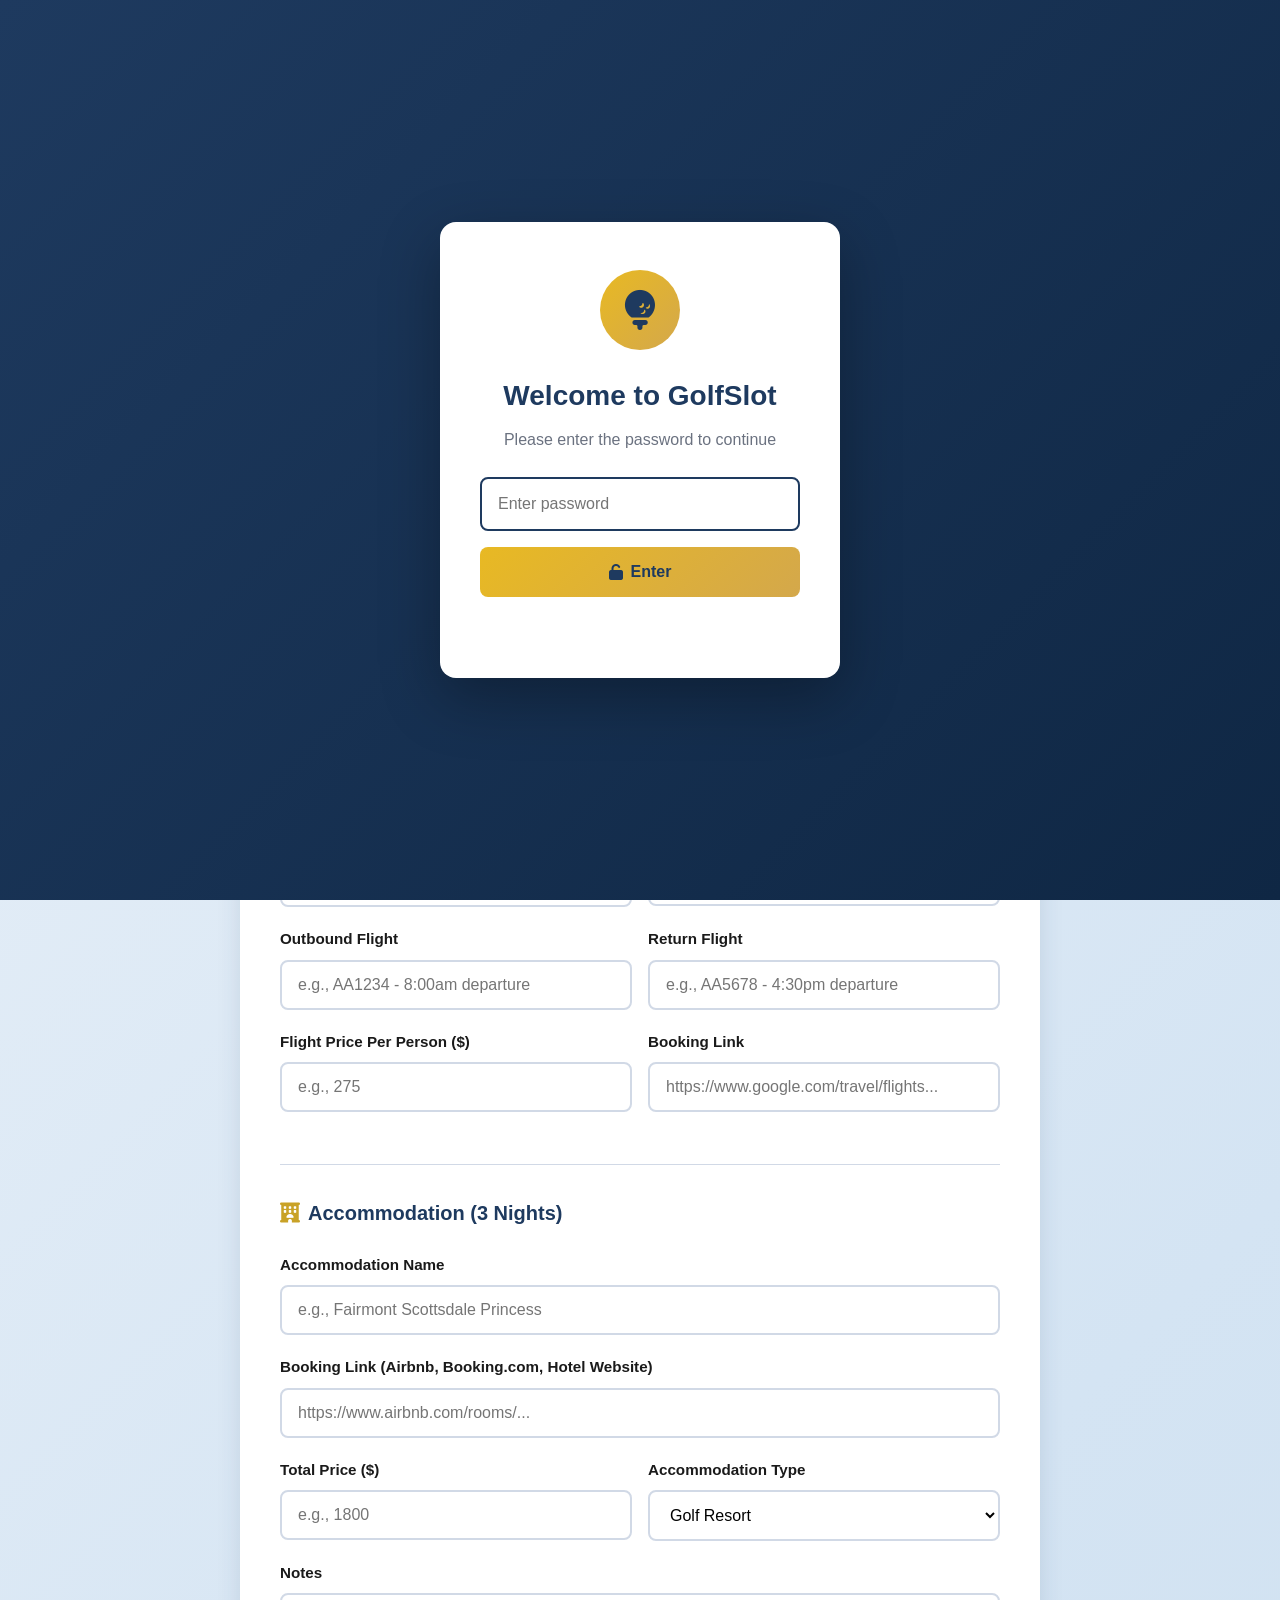
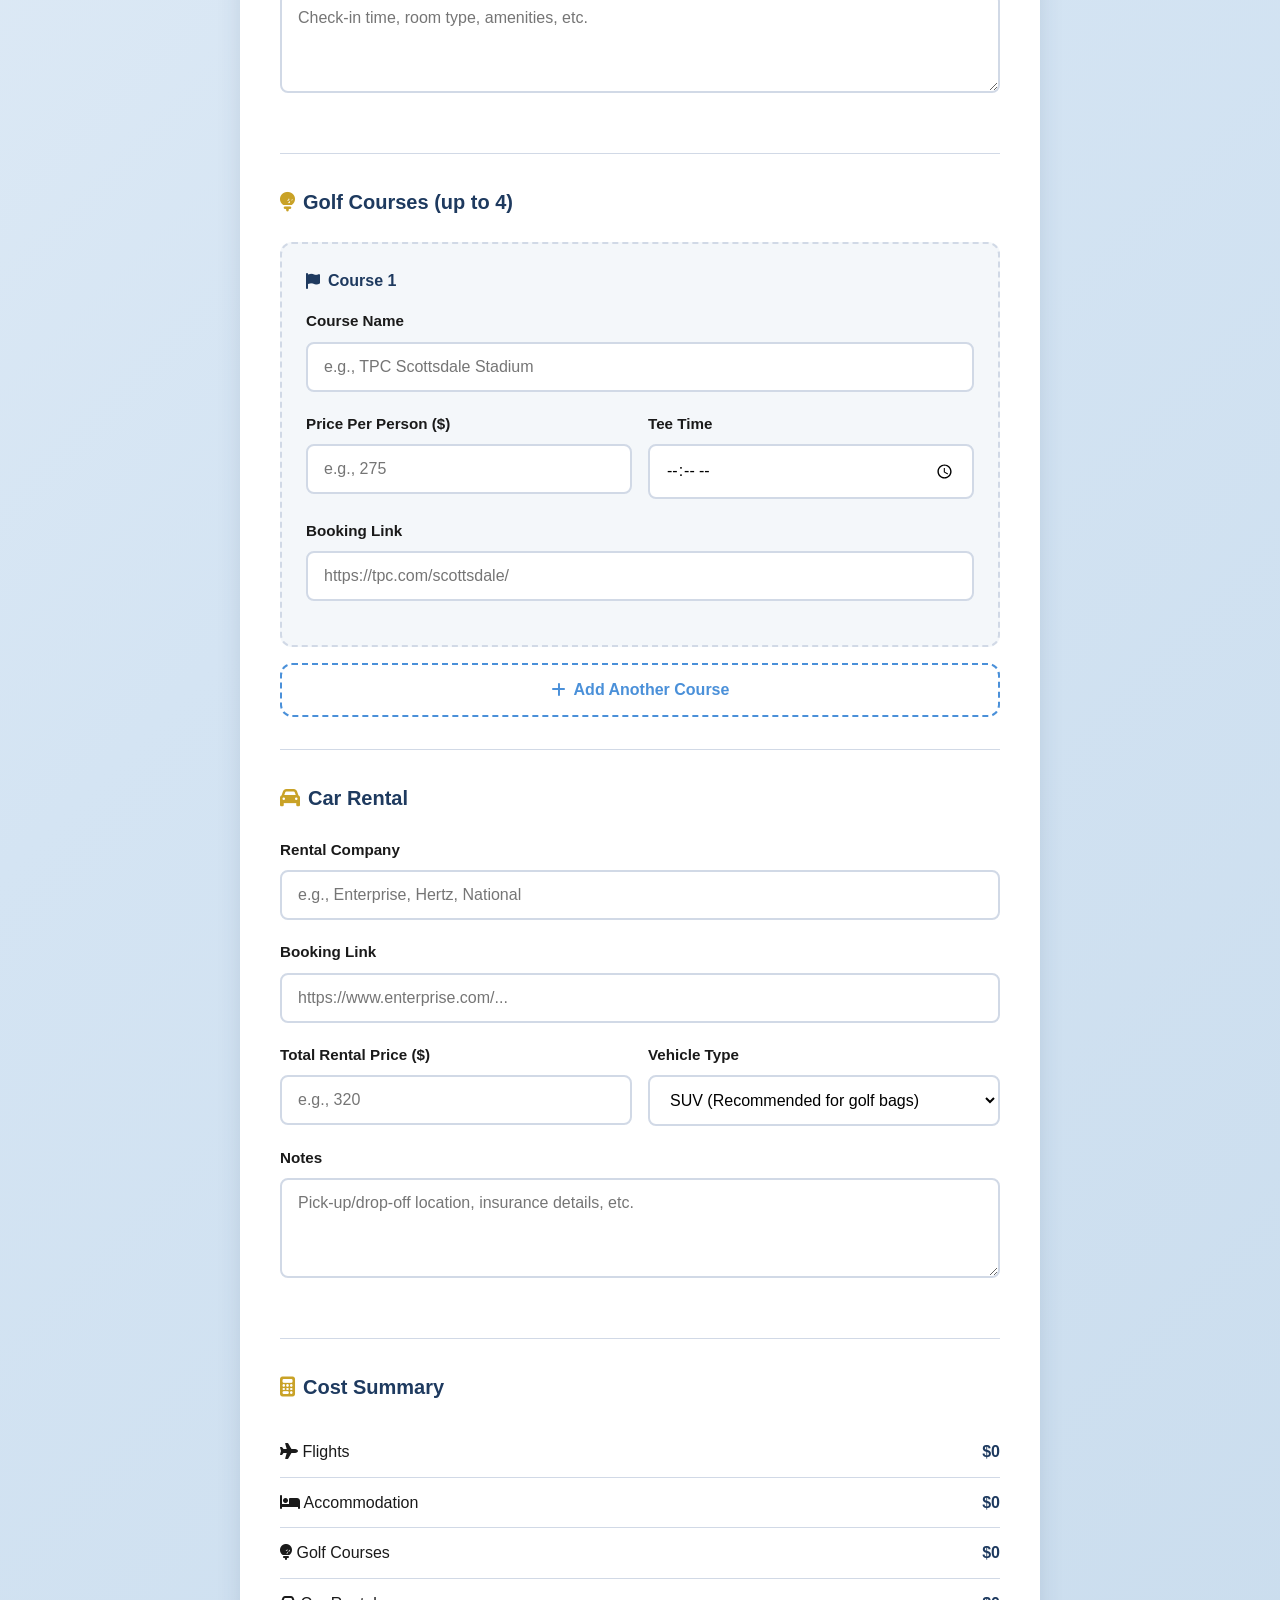
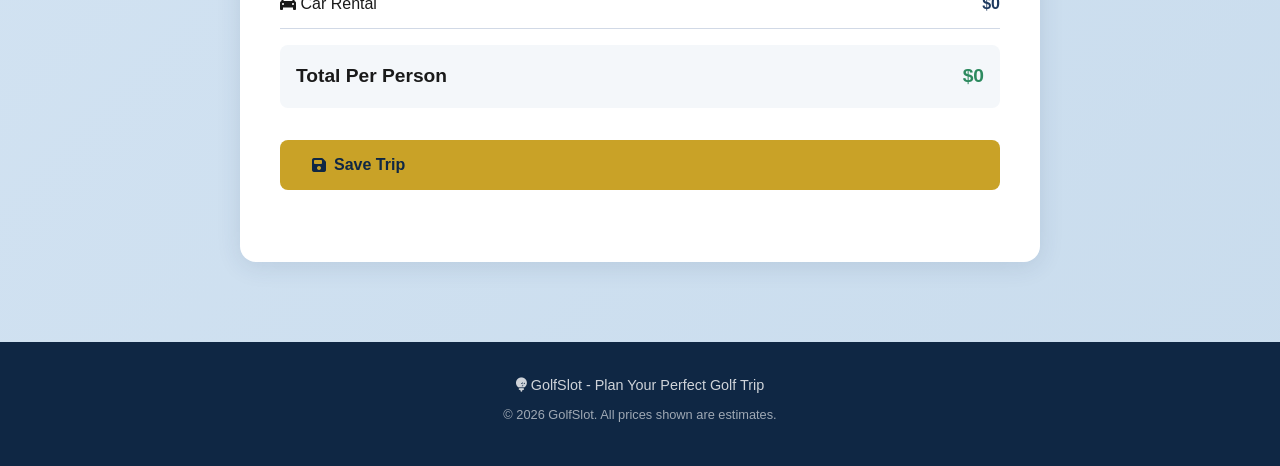
<file: add-trip.html>
<!DOCTYPE html>
<html lang="en">
<head>
    <meta charset="UTF-8">
    <meta name="viewport" content="width=device-width, initial-scale=1.0">
    <meta name="description" content="Create your custom 3-night golf trip with flights, accommodation, courses, and car rental.">
    <title>Add New Trip | GolfSlot</title>
    <link rel="stylesheet" href="styles.css">
    <link rel="stylesheet" href="https://cdnjs.cloudflare.com/ajax/libs/font-awesome/6.4.0/css/all.min.css">
</head>
<body>
    <!-- Navigation -->
    <nav class="main-nav">
        <div class="nav-container">
            <a href="index.html" class="logo-link">
                <div class="site-logo">
                    <i class="fas fa-golf-ball logo-icon"></i>
                    <div class="logo-text-container">
                        <span class="logo-text">GolfSlot</span>
                        <span class="logo-tagline">Plan Your Perfect Trip</span>
                    </div>
                </div>
            </a>
            
            <button class="mobile-menu-toggle" aria-label="Toggle menu">
                <span></span>
                <span></span>
                <span></span>
            </button>
            
            <ul class="nav-menu">
                <li class="nav-item dropdown">
                    <a href="#" class="nav-link">
                        Destinations <i class="fas fa-chevron-down"></i>
                    </a>
                    <ul class="dropdown-menu">
                        <li><a href="scottsdale.html">Scottsdale, Arizona</a></li>
                        <li><a href="st-george.html">St. George, Utah</a></li>
                        <li><a href="naples.html">Streamsong (via Tampa)</a></li>
                        <li><a href="dallas.html">Dallas/Fort Worth</a></li>
                        <li><a href="orlando.html">Streamsong (via Orlando)</a></li>
                    </ul>
                </li>
                
                <li class="nav-item">
                    <a href="add-trip.html" class="nav-link">Add Trip</a>
                </li>
                
                <li class="nav-item">
                    <a href="my-trips.html" class="nav-link">My Trips</a>
                </li>
            </ul>
        </div>
    </nav>

    <!-- Page Header -->
    <section class="itinerary-header">
        <h1><i class="fas fa-plus-circle"></i> Create New Trip</h1>
        <p>Add your flights, accommodation, golf courses, and car rental details</p>
    </section>

    <!-- Form Content -->
    <div class="container">
        <form class="form-container" id="tripForm">
            <!-- Trip Details Section -->
            <div class="form-section">
                <h2 class="form-section-title">
                    <i class="fas fa-info-circle"></i> Trip Details
                </h2>
                
                <div class="form-group">
                    <label for="tripName">Trip Name <span class="required">*</span></label>
                    <input type="text" id="tripName" class="form-input" placeholder="e.g., Scottsdale Golf Weekend 2026" required>
                </div>
                
                <div class="form-row">
                    <div class="form-group">
                        <label for="destination">Destination</label>
                        <select id="destination" class="form-select">
                            <option value="">Select destination...</option>
                            <option value="scottsdale">Scottsdale, Arizona</option>
                            <option value="naples">Naples, Florida</option>
                            <option value="dallas">Dallas/Fort Worth, Texas</option>
                            <option value="orlando">Orlando, Florida</option>
                            <option value="st-george">St. George, Utah</option>
                            <option value="other">Other</option>
                        </select>
                    </div>
                    <div class="form-group">
                        <label for="numPeople">Number of Golfers</label>
                        <select id="numPeople" class="form-select">
                            <option value="2">2 Golfers</option>
                            <option value="3">3 Golfers</option>
                            <option value="4" selected>4 Golfers</option>
                            <option value="5">5 Golfers</option>
                            <option value="6">6 Golfers</option>
                            <option value="8">8 Golfers</option>
                        </select>
                    </div>
                </div>
                
                <div class="form-row">
                    <div class="form-group">
                        <label for="startDate">Start Date <span class="required">*</span></label>
                        <input type="date" id="startDate" class="form-input" required>
                    </div>
                    <div class="form-group">
                        <label for="endDate">End Date</label>
                        <input type="date" id="endDate" class="form-input">
                    </div>
                </div>
            </div>

            <!-- Flights Section -->
            <div class="form-section">
                <h2 class="form-section-title">
                    <i class="fas fa-plane"></i> Flights
                </h2>
                
                <div class="form-row">
                    <div class="form-group">
                        <label for="departureAirport">Departure Airport</label>
                        <select id="departureAirport" class="form-select">
                            <option value="">Select airport...</option>
                            <option value="LAX">LAX - Los Angeles</option>
                            <option value="EWR">EWR - Newark</option>
                            <option value="JFK">JFK - New York</option>
                            <option value="ORD">ORD - Chicago O'Hare</option>
                            <option value="SFO">SFO - San Francisco</option>
                            <option value="other">Other</option>
                        </select>
                    </div>
                    <div class="form-group">
                        <label for="arrivalAirport">Arrival Airport</label>
                        <input type="text" id="arrivalAirport" class="form-input" placeholder="e.g., PHX - Phoenix">
                    </div>
                </div>
                
                <div class="form-row">
                    <div class="form-group">
                        <label for="outboundFlight">Outbound Flight</label>
                        <input type="text" id="outboundFlight" class="form-input" placeholder="e.g., AA1234 - 8:00am departure">
                    </div>
                    <div class="form-group">
                        <label for="returnFlight">Return Flight</label>
                        <input type="text" id="returnFlight" class="form-input" placeholder="e.g., AA5678 - 4:30pm departure">
                    </div>
                </div>
                
                <div class="form-row">
                    <div class="form-group">
                        <label for="flightPrice">Flight Price Per Person ($)</label>
                        <input type="number" id="flightPrice" class="form-input" placeholder="e.g., 275" min="0" step="1">
                    </div>
                    <div class="form-group">
                        <label for="flightLink">Booking Link</label>
                        <input type="url" id="flightLink" class="form-input" placeholder="https://www.google.com/travel/flights...">
                    </div>
                </div>
            </div>

            <!-- Accommodation Section -->
            <div class="form-section">
                <h2 class="form-section-title">
                    <i class="fas fa-hotel"></i> Accommodation (3 Nights)
                </h2>
                
                <div class="form-group">
                    <label for="accommodationName">Accommodation Name</label>
                    <input type="text" id="accommodationName" class="form-input" placeholder="e.g., Fairmont Scottsdale Princess">
                </div>
                
                <div class="form-group">
                    <label for="accommodationLink">Booking Link (Airbnb, Booking.com, Hotel Website)</label>
                    <input type="url" id="accommodationLink" class="form-input" placeholder="https://www.airbnb.com/rooms/...">
                </div>
                
                <div class="form-row">
                    <div class="form-group">
                        <label for="accommodationPrice">Total Price ($)</label>
                        <input type="number" id="accommodationPrice" class="form-input" placeholder="e.g., 1800" min="0" step="1">
                    </div>
                    <div class="form-group">
                        <label for="accommodationType">Accommodation Type</label>
                        <select id="accommodationType" class="form-select">
                            <option value="resort">Golf Resort</option>
                            <option value="hotel">Hotel</option>
                            <option value="airbnb">Airbnb/Vacation Rental</option>
                            <option value="other">Other</option>
                        </select>
                    </div>
                </div>
                
                <div class="form-group">
                    <label for="accommodationNotes">Notes</label>
                    <textarea id="accommodationNotes" class="form-textarea" placeholder="Check-in time, room type, amenities, etc."></textarea>
                </div>
            </div>

            <!-- Golf Courses Section -->
            <div class="form-section">
                <h2 class="form-section-title">
                    <i class="fas fa-golf-ball"></i> Golf Courses (up to 4)
                </h2>
                
                <div id="coursesContainer">
                    <!-- Course 1 -->
                    <div class="course-entry" data-course="1">
                        <div class="course-entry-header">
                            <span class="course-entry-title">
                                <i class="fas fa-flag"></i> Course 1
                            </span>
                        </div>
                        <div class="form-group">
                            <label>Course Name</label>
                            <input type="text" class="form-input course-name" placeholder="e.g., TPC Scottsdale Stadium">
                        </div>
                        <div class="form-row">
                            <div class="form-group">
                                <label>Price Per Person ($)</label>
                                <input type="number" class="form-input course-price" placeholder="e.g., 275" min="0" step="1">
                            </div>
                            <div class="form-group">
                                <label>Tee Time</label>
                                <input type="time" class="form-input course-time">
                            </div>
                        </div>
                        <div class="form-group">
                            <label>Booking Link</label>
                            <input type="url" class="form-input course-link" placeholder="https://tpc.com/scottsdale/">
                        </div>
                    </div>
                </div>
                
                <button type="button" class="add-course-btn" id="addCourseBtn">
                    <i class="fas fa-plus"></i> Add Another Course
                </button>
            </div>

            <!-- Car Rental Section -->
            <div class="form-section">
                <h2 class="form-section-title">
                    <i class="fas fa-car"></i> Car Rental
                </h2>
                
                <div class="form-group">
                    <label for="carCompany">Rental Company</label>
                    <input type="text" id="carCompany" class="form-input" placeholder="e.g., Enterprise, Hertz, National">
                </div>
                
                <div class="form-group">
                    <label for="carLink">Booking Link</label>
                    <input type="url" id="carLink" class="form-input" placeholder="https://www.enterprise.com/...">
                </div>
                
                <div class="form-row">
                    <div class="form-group">
                        <label for="carPrice">Total Rental Price ($)</label>
                        <input type="number" id="carPrice" class="form-input" placeholder="e.g., 320" min="0" step="1">
                    </div>
                    <div class="form-group">
                        <label for="carType">Vehicle Type</label>
                        <select id="carType" class="form-select">
                            <option value="compact">Compact</option>
                            <option value="midsize">Midsize</option>
                            <option value="suv" selected>SUV (Recommended for golf bags)</option>
                            <option value="minivan">Minivan</option>
                            <option value="luxury">Luxury</option>
                        </select>
                    </div>
                </div>
                
                <div class="form-group">
                    <label for="carNotes">Notes</label>
                    <textarea id="carNotes" class="form-textarea" placeholder="Pick-up/drop-off location, insurance details, etc."></textarea>
                </div>
            </div>

            <!-- Summary & Save -->
            <div class="form-section" style="border-bottom: none;">
                <h2 class="form-section-title">
                    <i class="fas fa-calculator"></i> Cost Summary
                </h2>
                
                <div class="cost-summary" style="margin-top: 0; box-shadow: none; padding: 0;">
                    <div class="cost-item" id="summaryFlights">
                        <span><i class="fas fa-plane"></i> Flights</span>
                        <span>$0</span>
                    </div>
                    <div class="cost-item" id="summaryAccommodation">
                        <span><i class="fas fa-bed"></i> Accommodation</span>
                        <span>$0</span>
                    </div>
                    <div class="cost-item" id="summaryGolf">
                        <span><i class="fas fa-golf-ball"></i> Golf Courses</span>
                        <span>$0</span>
                    </div>
                    <div class="cost-item" id="summaryCar">
                        <span><i class="fas fa-car"></i> Car Rental</span>
                        <span>$0</span>
                    </div>
                    
                    <div class="cost-total" id="summaryTotal">
                        <span>Total Per Person</span>
                        <span>$0</span>
                    </div>
                </div>
                
                <div style="margin-top: 2rem;">
                    <button type="submit" class="btn btn-primary" style="width: 100%;">
                        <i class="fas fa-save"></i> Save Trip
                    </button>
                </div>
            </div>
        </form>
    </div>

    <!-- Footer -->
    <footer>
        <div class="footer-content">
            <p><i class="fas fa-golf-ball"></i> GolfSlot - Plan Your Perfect Golf Trip</p>
            <p style="font-size: 0.8rem; opacity: 0.6;">© 2026 GolfSlot. All prices shown are estimates.</p>
        </div>
    </footer>

    <script src="auth.js"></script>
    <script src="navigation.js"></script>
    <script src="ai-chat.js"></script>
    <script>
        document.addEventListener('DOMContentLoaded', function() {
            let courseCount = 1;
            const maxCourses = 4;
            
            // Add Course Button
            const addCourseBtn = document.getElementById('addCourseBtn');
            const coursesContainer = document.getElementById('coursesContainer');
            
            addCourseBtn.addEventListener('click', function() {
                if (courseCount >= maxCourses) {
                    alert('Maximum of 4 courses allowed per trip.');
                    return;
                }
                
                courseCount++;
                
                const courseEntry = document.createElement('div');
                courseEntry.className = 'course-entry';
                courseEntry.dataset.course = courseCount;
                courseEntry.innerHTML = `
                    <div class="course-entry-header">
                        <span class="course-entry-title">
                            <i class="fas fa-flag"></i> Course ${courseCount}
                        </span>
                        <button type="button" class="remove-course-btn" title="Remove course">
                            <i class="fas fa-times"></i>
                        </button>
                    </div>
                    <div class="form-group">
                        <label>Course Name</label>
                        <input type="text" class="form-input course-name" placeholder="e.g., Troon North Monument">
                    </div>
                    <div class="form-row">
                        <div class="form-group">
                            <label>Price Per Person ($)</label>
                            <input type="number" class="form-input course-price" placeholder="e.g., 250" min="0" step="1">
                        </div>
                        <div class="form-group">
                            <label>Tee Time</label>
                            <input type="time" class="form-input course-time">
                        </div>
                    </div>
                    <div class="form-group">
                        <label>Booking Link</label>
                        <input type="url" class="form-input course-link" placeholder="https://www.coursename.com/book">
                    </div>
                `;
                
                coursesContainer.appendChild(courseEntry);
                
                // Add remove functionality
                const removeBtn = courseEntry.querySelector('.remove-course-btn');
                removeBtn.addEventListener('click', function() {
                    courseEntry.remove();
                    courseCount--;
                    updateCourseNumbers();
                    updateSummary();
                });
                
                // Add price listener
                const priceInput = courseEntry.querySelector('.course-price');
                priceInput.addEventListener('input', updateSummary);
                
                if (courseCount >= maxCourses) {
                    addCourseBtn.style.display = 'none';
                }
            });
            
            function updateCourseNumbers() {
                const entries = coursesContainer.querySelectorAll('.course-entry');
                entries.forEach((entry, index) => {
                    const title = entry.querySelector('.course-entry-title');
                    title.innerHTML = `<i class="fas fa-flag"></i> Course ${index + 1}`;
                });
                
                if (courseCount < maxCourses) {
                    addCourseBtn.style.display = 'flex';
                }
            }
            
            // Update Summary
            function updateSummary() {
                const numPeople = parseInt(document.getElementById('numPeople').value) || 4;
                
                // Flights (per person already)
                const flightPrice = parseFloat(document.getElementById('flightPrice').value) || 0;
                
                // Accommodation (total divided by people)
                const accommodationPrice = parseFloat(document.getElementById('accommodationPrice').value) || 0;
                const accommodationPerPerson = Math.round(accommodationPrice / numPeople);
                
                // Golf courses (sum of all per-person prices)
                const coursePrices = document.querySelectorAll('.course-price');
                let totalGolf = 0;
                coursePrices.forEach(input => {
                    totalGolf += parseFloat(input.value) || 0;
                });
                
                // Car rental (total divided by people)
                const carPrice = parseFloat(document.getElementById('carPrice').value) || 0;
                const carPerPerson = Math.round(carPrice / numPeople);
                
                // Update display
                document.querySelector('#summaryFlights span:last-child').textContent = `$${flightPrice}`;
                document.querySelector('#summaryAccommodation span:last-child').textContent = `$${accommodationPerPerson}`;
                document.querySelector('#summaryGolf span:last-child').textContent = `$${totalGolf}`;
                document.querySelector('#summaryCar span:last-child').textContent = `$${carPerPerson}`;
                
                const total = flightPrice + accommodationPerPerson + totalGolf + carPerPerson;
                document.querySelector('#summaryTotal span:last-child').textContent = `$${total}`;
            }
            
            // Add listeners to update summary
            document.getElementById('flightPrice').addEventListener('input', updateSummary);
            document.getElementById('accommodationPrice').addEventListener('input', updateSummary);
            document.getElementById('carPrice').addEventListener('input', updateSummary);
            document.getElementById('numPeople').addEventListener('change', updateSummary);
            document.querySelector('.course-price').addEventListener('input', updateSummary);
            
            // Form submission
            document.getElementById('tripForm').addEventListener('submit', function(e) {
                e.preventDefault();
                
                // Gather form data
                const tripData = {
                    id: Date.now(),
                    name: document.getElementById('tripName').value,
                    destination: document.getElementById('destination').value,
                    startDate: document.getElementById('startDate').value,
                    endDate: document.getElementById('endDate').value,
                    numPeople: parseInt(document.getElementById('numPeople').value),
                    flights: {
                        departure: document.getElementById('departureAirport').value,
                        arrival: document.getElementById('arrivalAirport').value,
                        outbound: document.getElementById('outboundFlight').value,
                        return: document.getElementById('returnFlight').value,
                        pricePerPerson: parseFloat(document.getElementById('flightPrice').value) || 0,
                        link: document.getElementById('flightLink').value
                    },
                    accommodation: {
                        name: document.getElementById('accommodationName').value,
                        link: document.getElementById('accommodationLink').value,
                        price: parseFloat(document.getElementById('accommodationPrice').value) || 0,
                        type: document.getElementById('accommodationType').value,
                        notes: document.getElementById('accommodationNotes').value
                    },
                    courses: [],
                    car: {
                        company: document.getElementById('carCompany').value,
                        link: document.getElementById('carLink').value,
                        price: parseFloat(document.getElementById('carPrice').value) || 0,
                        type: document.getElementById('carType').value,
                        notes: document.getElementById('carNotes').value
                    }
                };
                
                // Gather course data
                const courseEntries = document.querySelectorAll('.course-entry');
                courseEntries.forEach(entry => {
                    const name = entry.querySelector('.course-name').value;
                    if (name) {
                        tripData.courses.push({
                            name: name,
                            price: parseFloat(entry.querySelector('.course-price').value) || 0,
                            time: entry.querySelector('.course-time').value,
                            link: entry.querySelector('.course-link').value
                        });
                    }
                });
                
                // Save to localStorage
                let trips = JSON.parse(localStorage.getItem('golfTrips') || '[]');
                trips.push(tripData);
                localStorage.setItem('golfTrips', JSON.stringify(trips));
                
                // Redirect to my trips
                alert('Trip saved successfully!');
                window.location.href = 'my-trips.html';
            });
        });
    </script>
</body>
</html>
</file>
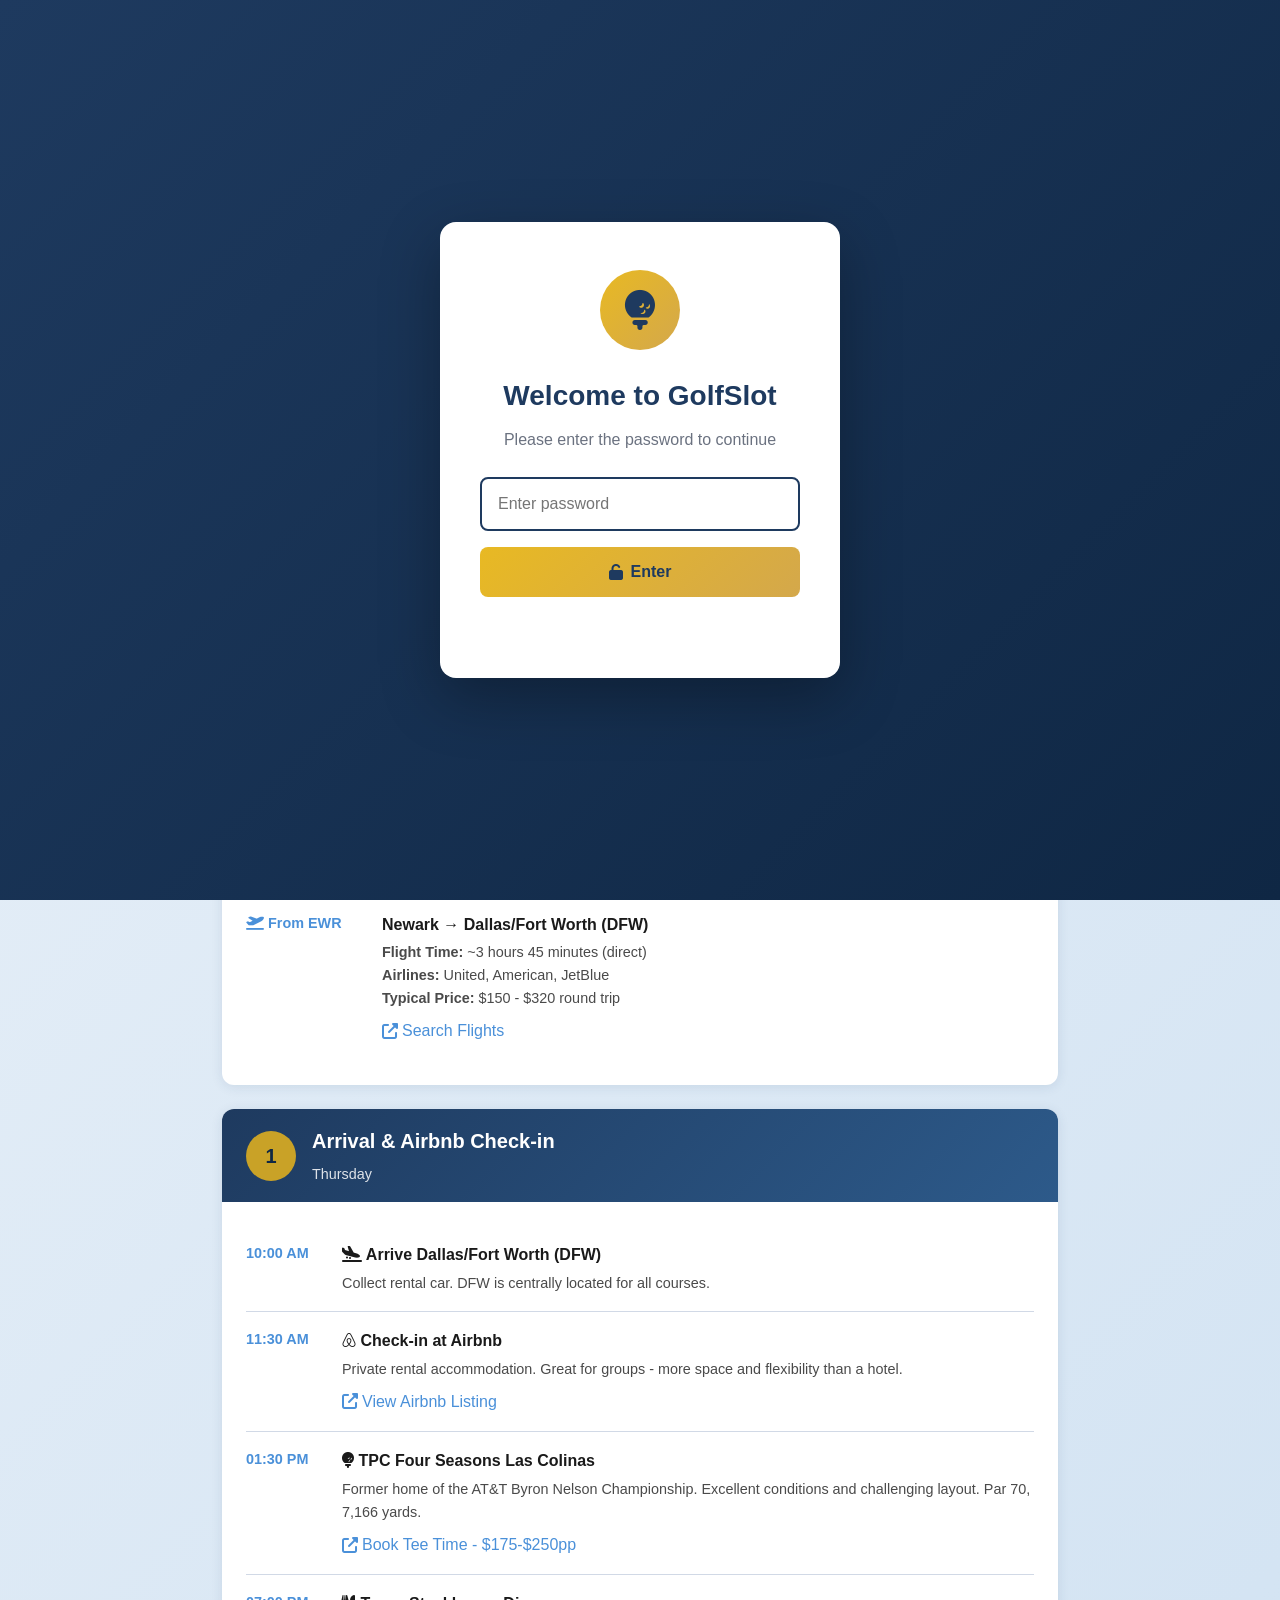
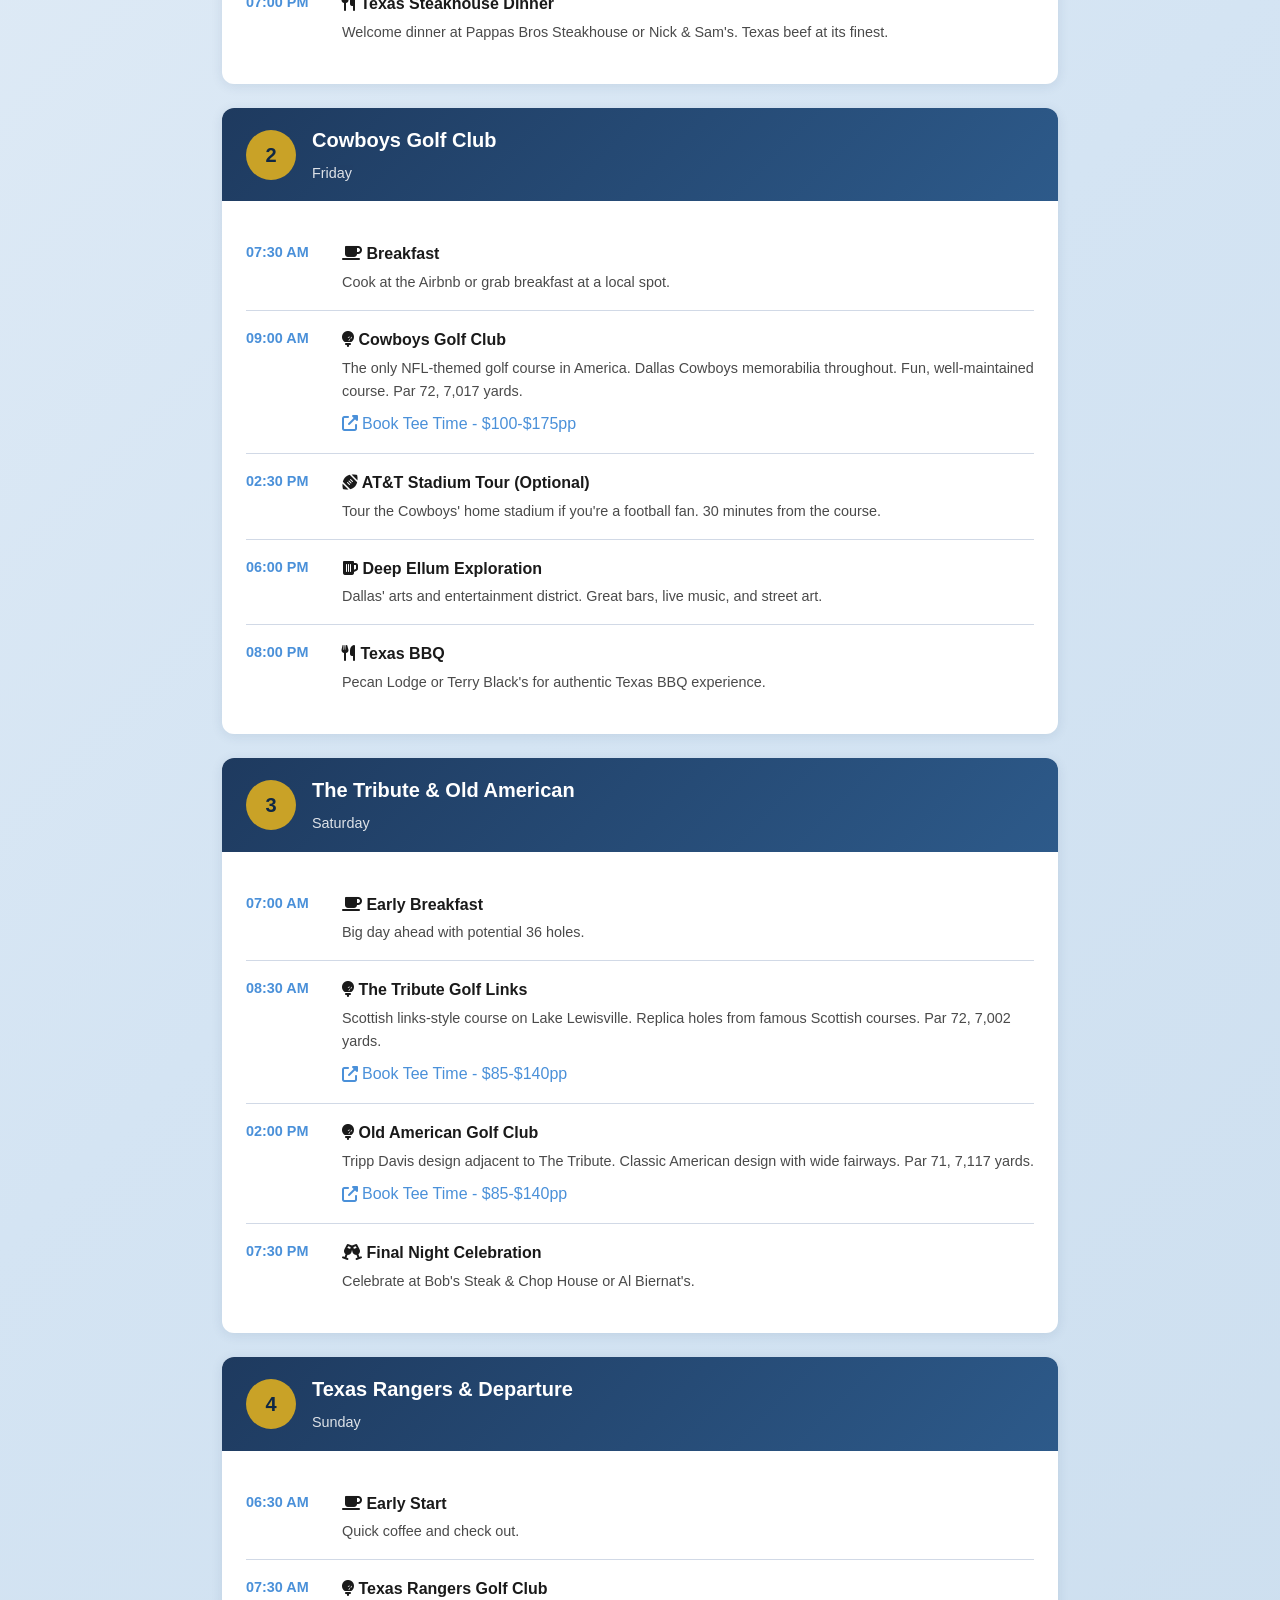
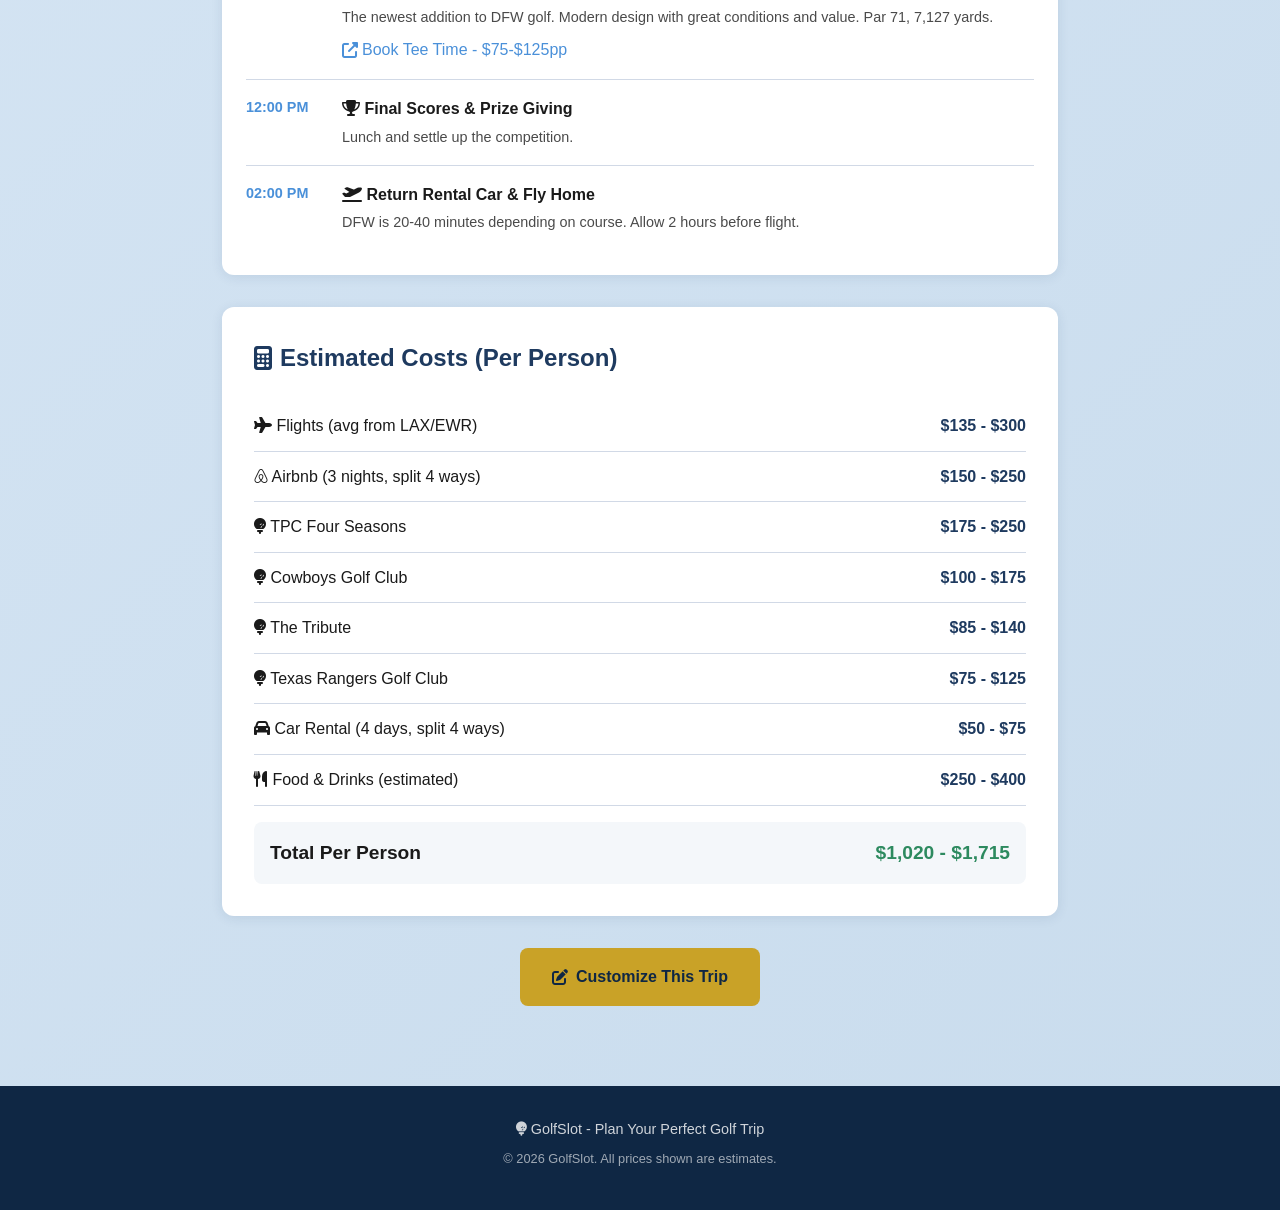
<file: dallas.html>
<!DOCTYPE html>
<html lang="en">
<head>
    <meta charset="UTF-8">
    <meta name="viewport" content="width=device-width, initial-scale=1.0">
    <meta name="description" content="3-night golf trip to Dallas/Fort Worth, Texas. TPC Las Colinas, Cowboys Golf Club, and more.">
    <title>Dallas Golf Trip | GolfSlot</title>
    <link rel="stylesheet" href="styles.css">
    <link rel="stylesheet" href="https://cdnjs.cloudflare.com/ajax/libs/font-awesome/6.4.0/css/all.min.css">
</head>
<body>
    <!-- Navigation -->
    <nav class="main-nav">
        <div class="nav-container">
            <a href="index.html" class="logo-link">
                <div class="site-logo">
                    <i class="fas fa-golf-ball logo-icon"></i>
                    <div class="logo-text-container">
                        <span class="logo-text">GolfSlot</span>
                        <span class="logo-tagline">Plan Your Perfect Trip</span>
                    </div>
                </div>
            </a>
            
            <button class="mobile-menu-toggle" aria-label="Toggle menu">
                <span></span>
                <span></span>
                <span></span>
            </button>
            
            <ul class="nav-menu">
                <li class="nav-item dropdown">
                    <a href="#" class="nav-link">
                        Destinations <i class="fas fa-chevron-down"></i>
                    </a>
                    <ul class="dropdown-menu">
                        <li><a href="scottsdale.html">Scottsdale, Arizona</a></li>
                        <li><a href="st-george.html">St. George, Utah</a></li>
                        <li><a href="naples.html">Streamsong (via Tampa)</a></li>
                        <li><a href="dallas.html">Dallas/Fort Worth</a></li>
                        <li><a href="orlando.html">Streamsong (via Orlando)</a></li>
                    </ul>
                </li>
                
                <li class="nav-item">
                    <a href="add-trip.html" class="nav-link">Add Trip</a>
                </li>
                
                <li class="nav-item">
                    <a href="my-trips.html" class="nav-link">My Trips</a>
                </li>
            </ul>
        </div>
    </nav>

    <!-- Itinerary Header -->
    <section class="itinerary-header" style="background-image: linear-gradient(135deg, rgba(30, 58, 95, 0.92) 0%, rgba(15, 39, 68, 0.95) 100%), url('https://images.unsplash.com/photo-1592919505780-303950717480?w=1600&h=400&fit=crop');">
        <h1><i class="fas fa-star"></i> Dallas/Fort Worth, Texas</h1>
        <p>3 Nights • Championship Golf • Incredible Value</p>
    </section>

    <!-- Itinerary Content -->
    <div class="itinerary-content">
        <!-- Destination Overview -->
        <div class="day-card">
            <div class="day-header" style="background: linear-gradient(135deg, var(--gold-color) 0%, #d4a84b 100%);">
                <div class="day-number" style="background: var(--primary-dark); color: white;"><i class="fas fa-info"></i></div>
                <div class="day-title">
                    <h3>Why Dallas/Fort Worth?</h3>
                    <span>Excellent Value & Great Courses</span>
                </div>
            </div>
            <div class="day-content">
                <p style="font-size: 1.05rem; line-height: 1.7; color: var(--text-medium);">
                    Surprisingly strong golf with excellent value compared to Arizona or Florida. Weather can be variable but often 
                    pleasant (59-72°F). Direct flights from most major airports, legendary Texas steakhouses, and significantly lower 
                    green fees than Scottsdale make this a smart choice for budget-conscious groups.
                </p>
                <div class="trip-highlights" style="margin-top: 1rem;">
                    <span class="highlight-tag"><i class="fas fa-sun"></i> 59-72°F Average</span>
                    <span class="highlight-tag"><i class="fas fa-dollar-sign"></i> Great Value</span>
                    <span class="highlight-tag"><i class="fas fa-drumstick-bite"></i> Texas BBQ & Steak</span>
                </div>
            </div>
        </div>

        <!-- Flight Options -->
        <div class="day-card">
            <div class="day-header">
                <div class="day-number"><i class="fas fa-plane"></i></div>
                <div class="day-title">
                    <h3>Flight Options to Dallas (DFW)</h3>
                    <span>Major hub with many direct options</span>
                </div>
            </div>
            <div class="day-content">
                <div class="activity-item">
                    <div class="activity-time" style="min-width: 120px;"><i class="fas fa-plane-departure"></i> From LAX</div>
                    <div class="activity-details">
                        <h4>Los Angeles → Dallas/Fort Worth (DFW)</h4>
                        <p><strong>Flight Time:</strong> ~3 hours (direct)<br>
                        <strong>Airlines:</strong> American, Southwest, Delta, Spirit<br>
                        <strong>Typical Price:</strong> $120 - $280 round trip</p>
                        <a href="https://www.google.com/travel/flights?q=flights+from+LAX+to+DFW" target="_blank" class="activity-link">
                            <i class="fas fa-external-link-alt"></i> Search Flights
                        </a>
                    </div>
                </div>
                <div class="activity-item">
                    <div class="activity-time" style="min-width: 120px;"><i class="fas fa-plane-departure"></i> From EWR</div>
                    <div class="activity-details">
                        <h4>Newark → Dallas/Fort Worth (DFW)</h4>
                        <p><strong>Flight Time:</strong> ~3 hours 45 minutes (direct)<br>
                        <strong>Airlines:</strong> United, American, JetBlue<br>
                        <strong>Typical Price:</strong> $150 - $320 round trip</p>
                        <a href="https://www.google.com/travel/flights?q=flights+from+EWR+to+DFW" target="_blank" class="activity-link">
                            <i class="fas fa-external-link-alt"></i> Search Flights
                        </a>
                    </div>
                </div>
            </div>
        </div>

        <!-- Day 1 -->
        <div class="day-card">
            <div class="day-header">
                <div class="day-number">1</div>
                <div class="day-title">
                    <h3>Arrival & Airbnb Check-in</h3>
                    <span>Thursday</span>
                </div>
            </div>
            <div class="day-content">
                <div class="activity-item">
                    <div class="activity-time">10:00 AM</div>
                    <div class="activity-details">
                        <h4><i class="fas fa-plane-arrival"></i> Arrive Dallas/Fort Worth (DFW)</h4>
                        <p>Collect rental car. DFW is centrally located for all courses.</p>
                    </div>
                </div>
                <div class="activity-item">
                    <div class="activity-time">11:30 AM</div>
                    <div class="activity-details">
                        <h4><i class="fab fa-airbnb"></i> Check-in at Airbnb</h4>
                        <p>Private rental accommodation. Great for groups - more space and flexibility than a hotel.</p>
                        <a href="https://www.airbnb.co.uk/rooms/1387876114963334132" target="_blank" class="activity-link">
                            <i class="fas fa-external-link-alt"></i> View Airbnb Listing
                        </a>
                    </div>
                </div>
                <div class="activity-item">
                    <div class="activity-time">01:30 PM</div>
                    <div class="activity-details">
                        <h4><i class="fas fa-golf-ball"></i> TPC Four Seasons Las Colinas</h4>
                        <p>Former home of the AT&T Byron Nelson Championship. Excellent conditions and challenging layout. Par 70, 7,166 yards.</p>
                        <a href="https://www.fourseasons.com/dallas/golf/" target="_blank" class="activity-link">
                            <i class="fas fa-external-link-alt"></i> Book Tee Time - $175-$250pp
                        </a>
                    </div>
                </div>
                <div class="activity-item">
                    <div class="activity-time">07:00 PM</div>
                    <div class="activity-details">
                        <h4><i class="fas fa-utensils"></i> Texas Steakhouse Dinner</h4>
                        <p>Welcome dinner at Pappas Bros Steakhouse or Nick & Sam's. Texas beef at its finest.</p>
                    </div>
                </div>
            </div>
        </div>

        <!-- Day 2 -->
        <div class="day-card">
            <div class="day-header">
                <div class="day-number">2</div>
                <div class="day-title">
                    <h3>Cowboys Golf Club</h3>
                    <span>Friday</span>
                </div>
            </div>
            <div class="day-content">
                <div class="activity-item">
                    <div class="activity-time">07:30 AM</div>
                    <div class="activity-details">
                        <h4><i class="fas fa-coffee"></i> Breakfast</h4>
                        <p>Cook at the Airbnb or grab breakfast at a local spot.</p>
                    </div>
                </div>
                <div class="activity-item">
                    <div class="activity-time">09:00 AM</div>
                    <div class="activity-details">
                        <h4><i class="fas fa-golf-ball"></i> Cowboys Golf Club</h4>
                        <p>The only NFL-themed golf course in America. Dallas Cowboys memorabilia throughout. Fun, well-maintained course. Par 72, 7,017 yards.</p>
                        <a href="https://www.cowboysgolfclub.com/" target="_blank" class="activity-link">
                            <i class="fas fa-external-link-alt"></i> Book Tee Time - $100-$175pp
                        </a>
                    </div>
                </div>
                <div class="activity-item">
                    <div class="activity-time">02:30 PM</div>
                    <div class="activity-details">
                        <h4><i class="fas fa-football-ball"></i> AT&T Stadium Tour (Optional)</h4>
                        <p>Tour the Cowboys' home stadium if you're a football fan. 30 minutes from the course.</p>
                    </div>
                </div>
                <div class="activity-item">
                    <div class="activity-time">06:00 PM</div>
                    <div class="activity-details">
                        <h4><i class="fas fa-beer"></i> Deep Ellum Exploration</h4>
                        <p>Dallas' arts and entertainment district. Great bars, live music, and street art.</p>
                    </div>
                </div>
                <div class="activity-item">
                    <div class="activity-time">08:00 PM</div>
                    <div class="activity-details">
                        <h4><i class="fas fa-utensils"></i> Texas BBQ</h4>
                        <p>Pecan Lodge or Terry Black's for authentic Texas BBQ experience.</p>
                    </div>
                </div>
            </div>
        </div>

        <!-- Day 3 -->
        <div class="day-card">
            <div class="day-header">
                <div class="day-number">3</div>
                <div class="day-title">
                    <h3>The Tribute & Old American</h3>
                    <span>Saturday</span>
                </div>
            </div>
            <div class="day-content">
                <div class="activity-item">
                    <div class="activity-time">07:00 AM</div>
                    <div class="activity-details">
                        <h4><i class="fas fa-coffee"></i> Early Breakfast</h4>
                        <p>Big day ahead with potential 36 holes.</p>
                    </div>
                </div>
                <div class="activity-item">
                    <div class="activity-time">08:30 AM</div>
                    <div class="activity-details">
                        <h4><i class="fas fa-golf-ball"></i> The Tribute Golf Links</h4>
                        <p>Scottish links-style course on Lake Lewisville. Replica holes from famous Scottish courses. Par 72, 7,002 yards.</p>
                        <a href="https://www.thetributegc.com/" target="_blank" class="activity-link">
                            <i class="fas fa-external-link-alt"></i> Book Tee Time - $85-$140pp
                        </a>
                    </div>
                </div>
                <div class="activity-item">
                    <div class="activity-time">02:00 PM</div>
                    <div class="activity-details">
                        <h4><i class="fas fa-golf-ball"></i> Old American Golf Club</h4>
                        <p>Tripp Davis design adjacent to The Tribute. Classic American design with wide fairways. Par 71, 7,117 yards.</p>
                        <a href="https://www.oldamericangc.com/" target="_blank" class="activity-link">
                            <i class="fas fa-external-link-alt"></i> Book Tee Time - $85-$140pp
                        </a>
                    </div>
                </div>
                <div class="activity-item">
                    <div class="activity-time">07:30 PM</div>
                    <div class="activity-details">
                        <h4><i class="fas fa-glass-cheers"></i> Final Night Celebration</h4>
                        <p>Celebrate at Bob's Steak & Chop House or Al Biernat's.</p>
                    </div>
                </div>
            </div>
        </div>

        <!-- Day 4 -->
        <div class="day-card">
            <div class="day-header">
                <div class="day-number">4</div>
                <div class="day-title">
                    <h3>Texas Rangers & Departure</h3>
                    <span>Sunday</span>
                </div>
            </div>
            <div class="day-content">
                <div class="activity-item">
                    <div class="activity-time">06:30 AM</div>
                    <div class="activity-details">
                        <h4><i class="fas fa-coffee"></i> Early Start</h4>
                        <p>Quick coffee and check out.</p>
                    </div>
                </div>
                <div class="activity-item">
                    <div class="activity-time">07:30 AM</div>
                    <div class="activity-details">
                        <h4><i class="fas fa-golf-ball"></i> Texas Rangers Golf Club</h4>
                        <p>The newest addition to DFW golf. Modern design with great conditions and value. Par 71, 7,127 yards.</p>
                        <a href="https://www.texasrangersgolfclub.com/" target="_blank" class="activity-link">
                            <i class="fas fa-external-link-alt"></i> Book Tee Time - $75-$125pp
                        </a>
                    </div>
                </div>
                <div class="activity-item">
                    <div class="activity-time">12:00 PM</div>
                    <div class="activity-details">
                        <h4><i class="fas fa-trophy"></i> Final Scores & Prize Giving</h4>
                        <p>Lunch and settle up the competition.</p>
                    </div>
                </div>
                <div class="activity-item">
                    <div class="activity-time">02:00 PM</div>
                    <div class="activity-details">
                        <h4><i class="fas fa-plane-departure"></i> Return Rental Car & Fly Home</h4>
                        <p>DFW is 20-40 minutes depending on course. Allow 2 hours before flight.</p>
                    </div>
                </div>
            </div>
        </div>

        <!-- Cost Summary -->
        <div class="cost-summary">
            <h2><i class="fas fa-calculator"></i> Estimated Costs (Per Person)</h2>
            
            <div class="cost-item">
                <span><i class="fas fa-plane"></i> Flights (avg from LAX/EWR)</span>
                <span>$135 - $300</span>
            </div>
            <div class="cost-item">
                <span><i class="fab fa-airbnb"></i> Airbnb (3 nights, split 4 ways)</span>
                <span>$150 - $250</span>
            </div>
            <div class="cost-item">
                <span><i class="fas fa-golf-ball"></i> TPC Four Seasons</span>
                <span>$175 - $250</span>
            </div>
            <div class="cost-item">
                <span><i class="fas fa-golf-ball"></i> Cowboys Golf Club</span>
                <span>$100 - $175</span>
            </div>
            <div class="cost-item">
                <span><i class="fas fa-golf-ball"></i> The Tribute</span>
                <span>$85 - $140</span>
            </div>
            <div class="cost-item">
                <span><i class="fas fa-golf-ball"></i> Texas Rangers Golf Club</span>
                <span>$75 - $125</span>
            </div>
            <div class="cost-item">
                <span><i class="fas fa-car"></i> Car Rental (4 days, split 4 ways)</span>
                <span>$50 - $75</span>
            </div>
            <div class="cost-item">
                <span><i class="fas fa-utensils"></i> Food & Drinks (estimated)</span>
                <span>$250 - $400</span>
            </div>
            
            <div class="cost-total">
                <span>Total Per Person</span>
                <span>$1,020 - $1,715</span>
            </div>
        </div>

        <!-- Action Buttons -->
        <div style="text-align: center; margin-top: 2rem;">
            <a href="add-trip.html" class="btn btn-primary">
                <i class="fas fa-edit"></i> Customize This Trip
            </a>
        </div>
    </div>

    <!-- Footer -->
    <footer>
        <div class="footer-content">
            <p><i class="fas fa-golf-ball"></i> GolfSlot - Plan Your Perfect Golf Trip</p>
            <p style="font-size: 0.8rem; opacity: 0.6;">© 2026 GolfSlot. All prices shown are estimates.</p>
        </div>
    </footer>

    <script src="auth.js"></script>
    <script src="navigation.js"></script>
    <script src="ai-chat.js"></script>
</body>
</html>
</file>
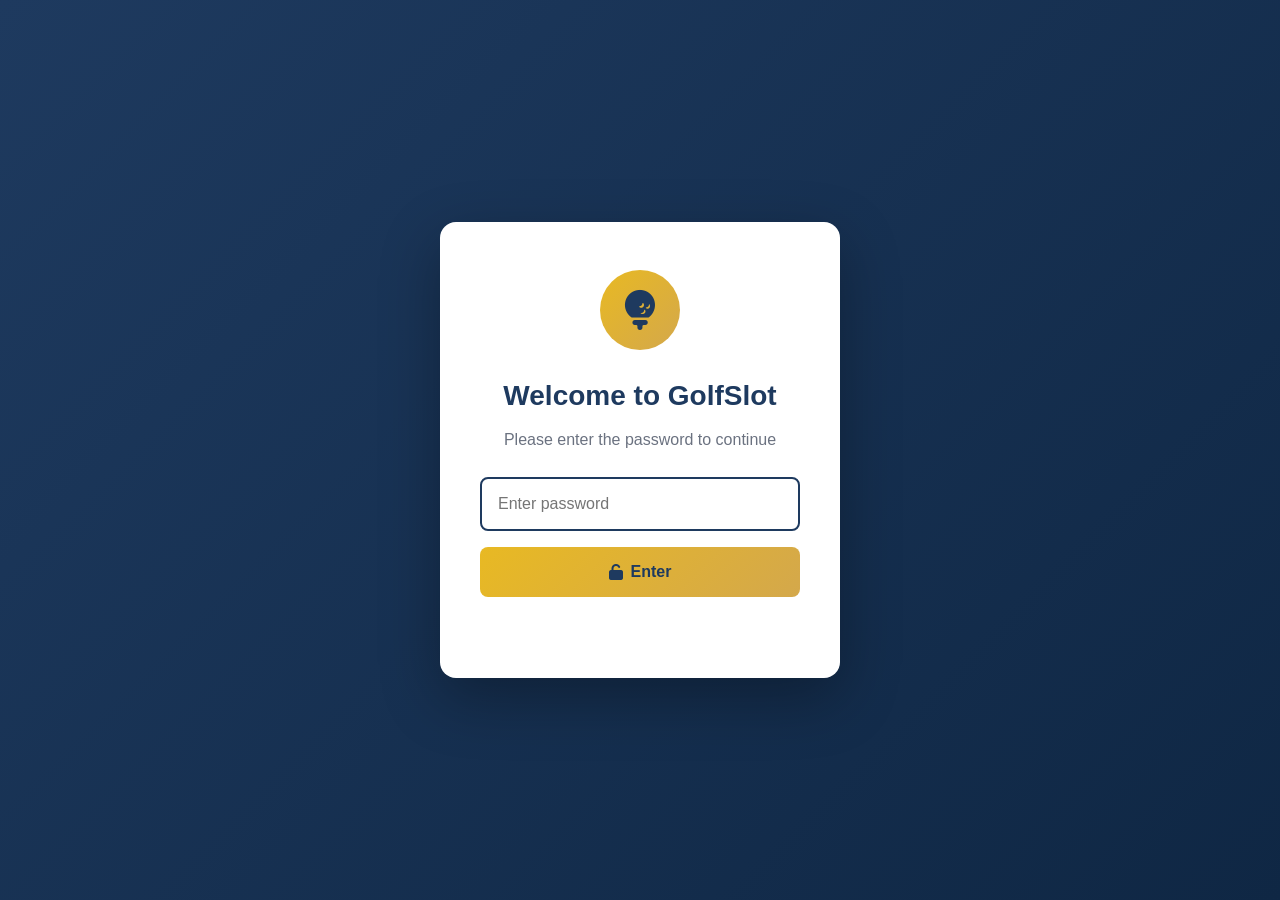
<file: my-trips.html>
<!DOCTYPE html>
<html lang="en">
<head>
    <meta charset="UTF-8">
    <meta name="viewport" content="width=device-width, initial-scale=1.0">
    <meta name="description" content="View and manage your saved golf trips.">
    <title>My Trips | GolfSlot</title>
    <link rel="stylesheet" href="styles.css">
    <link rel="stylesheet" href="https://cdnjs.cloudflare.com/ajax/libs/font-awesome/6.4.0/css/all.min.css">
    <style>
        .saved-trip-card {
            background: white;
            border-radius: 12px;
            margin-bottom: 1.5rem;
            overflow: hidden;
            box-shadow: 0 2px 12px rgba(30, 58, 95, 0.1);
        }
        
        .saved-trip-header {
            background: linear-gradient(135deg, var(--primary-color) 0%, var(--primary-light) 100%);
            color: white;
            padding: 1.25rem 1.5rem;
            display: flex;
            justify-content: space-between;
            align-items: center;
        }
        
        .saved-trip-header h3 {
            font-size: 1.25rem;
            margin: 0;
        }
        
        .saved-trip-header .trip-meta {
            display: flex;
            gap: 1rem;
            font-size: 0.9rem;
            opacity: 0.9;
        }
        
        .saved-trip-body {
            padding: 1.5rem;
        }
        
        .trip-section {
            margin-bottom: 1.5rem;
            padding-bottom: 1rem;
            border-bottom: 1px solid var(--border-color);
        }
        
        .trip-section:last-child {
            margin-bottom: 0;
            padding-bottom: 0;
            border-bottom: none;
        }
        
        .trip-section h4 {
            color: var(--primary-color);
            margin-bottom: 0.75rem;
            display: flex;
            align-items: center;
            gap: 0.5rem;
        }
        
        .trip-section h4 i {
            color: var(--gold-color);
        }
        
        .trip-detail {
            display: flex;
            justify-content: space-between;
            padding: 0.5rem 0;
            font-size: 0.95rem;
        }
        
        .trip-detail span:first-child {
            color: var(--text-medium);
        }
        
        .trip-detail span:last-child {
            font-weight: 600;
            color: var(--text-dark);
        }
        
        .trip-detail a {
            color: var(--accent-color);
            text-decoration: none;
        }
        
        .trip-detail a:hover {
            text-decoration: underline;
        }
        
        .course-list {
            list-style: none;
            padding: 0;
            margin: 0;
        }
        
        .course-list li {
            padding: 0.75rem 0;
            border-bottom: 1px solid #f0f0f0;
            display: flex;
            justify-content: space-between;
            align-items: center;
            flex-wrap: wrap;
            gap: 0.5rem;
        }
        
        .course-list li:last-child {
            border-bottom: none;
        }
        
        .course-name {
            font-weight: 500;
            color: var(--text-dark);
        }
        
        .course-info {
            display: flex;
            gap: 1rem;
            font-size: 0.9rem;
            color: var(--text-medium);
        }
        
        .trip-actions {
            display: flex;
            gap: 0.75rem;
            margin-top: 1rem;
            padding-top: 1rem;
            border-top: 1px solid var(--border-color);
        }
        
        .btn-small {
            padding: 0.5rem 1rem;
            font-size: 0.9rem;
            border-radius: 6px;
            border: none;
            cursor: pointer;
            display: inline-flex;
            align-items: center;
            gap: 0.5rem;
            text-decoration: none;
            transition: all 0.2s;
        }
        
        .btn-delete {
            background: #fef2f2;
            color: var(--danger-color);
        }
        
        .btn-delete:hover {
            background: #fee2e2;
        }
        
        .btn-share {
            background: var(--bg-light);
            color: var(--primary-color);
        }
        
        .btn-share:hover {
            background: var(--primary-color);
            color: white;
        }
        
        .trip-total-cost {
            background: var(--bg-light);
            padding: 1rem;
            border-radius: 8px;
            display: flex;
            justify-content: space-between;
            font-size: 1.1rem;
            font-weight: 700;
            margin-top: 1rem;
        }
        
        .trip-total-cost span:last-child {
            color: var(--success-color);
        }
        
        @media (max-width: 768px) {
            .saved-trip-header {
                flex-direction: column;
                align-items: flex-start;
                gap: 0.5rem;
            }
            
            .trip-detail {
                flex-direction: column;
                gap: 0.25rem;
            }
            
            .course-list li {
                flex-direction: column;
                align-items: flex-start;
            }
            
            .trip-actions {
                flex-direction: column;
            }
            
            .btn-small {
                justify-content: center;
            }
        }
    </style>
</head>
<body>
    <!-- Navigation -->
    <nav class="main-nav">
        <div class="nav-container">
            <a href="index.html" class="logo-link">
                <div class="site-logo">
                    <i class="fas fa-golf-ball logo-icon"></i>
                    <div class="logo-text-container">
                        <span class="logo-text">GolfSlot</span>
                        <span class="logo-tagline">Plan Your Perfect Trip</span>
                    </div>
                </div>
            </a>
            
            <button class="mobile-menu-toggle" aria-label="Toggle menu">
                <span></span>
                <span></span>
                <span></span>
            </button>
            
            <ul class="nav-menu">
                <li class="nav-item dropdown">
                    <a href="#" class="nav-link">
                        Destinations <i class="fas fa-chevron-down"></i>
                    </a>
                    <ul class="dropdown-menu">
                        <li><a href="scottsdale.html">Scottsdale, Arizona</a></li>
                        <li><a href="st-george.html">St. George, Utah</a></li>
                        <li><a href="naples.html">Streamsong (via Tampa)</a></li>
                        <li><a href="dallas.html">Dallas/Fort Worth</a></li>
                        <li><a href="orlando.html">Streamsong (via Orlando)</a></li>
                    </ul>
                </li>
                
                <li class="nav-item">
                    <a href="add-trip.html" class="nav-link">Add Trip</a>
                </li>
                
                <li class="nav-item">
                    <a href="my-trips.html" class="nav-link">My Trips</a>
                </li>
            </ul>
        </div>
    </nav>

    <!-- Page Header -->
    <section class="itinerary-header">
        <h1><i class="fas fa-folder-open"></i> My Trips</h1>
        <p>View and manage your saved golf trips</p>
    </section>

    <!-- Content -->
    <div class="container">
        <div id="tripsContainer">
            <!-- Trips will be loaded here -->
        </div>
        
        <div id="noTrips" class="no-trips-message" style="display: none;">
            <i class="fas fa-golf-ball"></i>
            <h3>No Trips Yet</h3>
            <p>You haven't created any golf trips yet.</p>
            <a href="add-trip.html" class="btn btn-primary" style="display: inline-flex; margin-top: 1rem;">
                <i class="fas fa-plus"></i> Create Your First Trip
            </a>
        </div>
    </div>

    <!-- Footer -->
    <footer>
        <div class="footer-content">
            <p><i class="fas fa-golf-ball"></i> GolfSlot - Plan Your Perfect Golf Trip</p>
            <p style="font-size: 0.8rem; opacity: 0.6;">© 2026 GolfSlot. All prices shown are estimates.</p>
        </div>
    </footer>

    <script src="auth.js"></script>
    <script src="navigation.js"></script>
    <script src="ai-chat.js"></script>
    <script>
        document.addEventListener('DOMContentLoaded', function() {
            loadTrips();
        });
        
        function loadTrips() {
            const trips = JSON.parse(localStorage.getItem('golfTrips') || '[]');
            const container = document.getElementById('tripsContainer');
            const noTrips = document.getElementById('noTrips');
            
            if (trips.length === 0) {
                noTrips.style.display = 'block';
                container.style.display = 'none';
                return;
            }
            
            noTrips.style.display = 'none';
            container.style.display = 'block';
            container.innerHTML = '';
            
            trips.forEach(trip => {
                const card = createTripCard(trip);
                container.appendChild(card);
            });
        }
        
        function createTripCard(trip) {
            const card = document.createElement('div');
            card.className = 'saved-trip-card';
            
            // Calculate totals
            const numPeople = trip.numPeople || 4;
            const flightPerPerson = trip.flights?.pricePerPerson || 0;
            const accommodationPerPerson = Math.round((trip.accommodation?.price || 0) / numPeople);
            const carPerPerson = Math.round((trip.car?.price || 0) / numPeople);
            let totalGolf = 0;
            (trip.courses || []).forEach(c => totalGolf += (c.price || 0));
            const totalPerPerson = flightPerPerson + accommodationPerPerson + totalGolf + carPerPerson;
            
            // Format date
            const startDate = trip.startDate ? new Date(trip.startDate).toLocaleDateString('en-US', {
                weekday: 'short',
                month: 'short',
                day: 'numeric',
                year: 'numeric'
            }) : 'Date TBC';
            
            // Destination name
            const destinations = {
                'scottsdale': 'Scottsdale, AZ',
                'naples': 'Naples, FL',
                'dallas': 'Dallas/Fort Worth, TX',
                'orlando': 'Orlando, FL'
            };
            const destinationName = destinations[trip.destination] || trip.destination || '';
            
            card.innerHTML = `
                <div class="saved-trip-header">
                    <h3>${trip.name || 'Untitled Trip'}</h3>
                    <div class="trip-meta">
                        <span><i class="fas fa-calendar"></i> ${startDate}</span>
                        <span><i class="fas fa-users"></i> ${numPeople} golfers</span>
                        ${destinationName ? `<span><i class="fas fa-map-marker-alt"></i> ${destinationName}</span>` : ''}
                    </div>
                </div>
                <div class="saved-trip-body">
                    ${trip.flights?.departure || trip.flights?.arrival ? `
                    <div class="trip-section">
                        <h4><i class="fas fa-plane"></i> Flights</h4>
                        <div class="trip-detail">
                            <span>${trip.flights.departure || ''} → ${trip.flights.arrival || ''}</span>
                            <span>$${flightPerPerson}pp</span>
                        </div>
                        ${trip.flights.outbound ? `
                        <div class="trip-detail">
                            <span>Outbound</span>
                            <span>${trip.flights.outbound}</span>
                        </div>
                        ` : ''}
                        ${trip.flights.return ? `
                        <div class="trip-detail">
                            <span>Return</span>
                            <span>${trip.flights.return}</span>
                        </div>
                        ` : ''}
                        ${trip.flights.link ? `
                        <div class="trip-detail">
                            <span>Booking</span>
                            <span><a href="${trip.flights.link}" target="_blank"><i class="fas fa-external-link-alt"></i> View Flights</a></span>
                        </div>
                        ` : ''}
                    </div>
                    ` : ''}
                    
                    ${trip.accommodation?.name ? `
                    <div class="trip-section">
                        <h4><i class="fas fa-hotel"></i> Accommodation</h4>
                        <div class="trip-detail">
                            <span>${trip.accommodation.name}</span>
                            <span>$${trip.accommodation.price || 0} total ($${accommodationPerPerson}pp)</span>
                        </div>
                        ${trip.accommodation.link ? `
                        <div class="trip-detail">
                            <span>Booking</span>
                            <span><a href="${trip.accommodation.link}" target="_blank"><i class="fas fa-external-link-alt"></i> View Booking</a></span>
                        </div>
                        ` : ''}
                        ${trip.accommodation.notes ? `
                        <div class="trip-detail">
                            <span>Notes</span>
                            <span>${trip.accommodation.notes}</span>
                        </div>
                        ` : ''}
                    </div>
                    ` : ''}
                    
                    ${trip.courses && trip.courses.length > 0 ? `
                    <div class="trip-section">
                        <h4><i class="fas fa-golf-ball"></i> Golf Courses</h4>
                        <ul class="course-list">
                            ${trip.courses.map((course, i) => `
                            <li>
                                <span class="course-name">${course.name}</span>
                                <div class="course-info">
                                    ${course.time ? `<span><i class="fas fa-clock"></i> ${course.time}</span>` : ''}
                                    <span><i class="fas fa-dollar-sign"></i> ${course.price || 0}pp</span>
                                    ${course.link ? `<a href="${course.link}" target="_blank"><i class="fas fa-external-link-alt"></i> Book</a>` : ''}
                                </div>
                            </li>
                            `).join('')}
                        </ul>
                    </div>
                    ` : ''}
                    
                    ${trip.car?.company ? `
                    <div class="trip-section">
                        <h4><i class="fas fa-car"></i> Car Rental</h4>
                        <div class="trip-detail">
                            <span>${trip.car.company} - ${trip.car.type || 'Vehicle'}</span>
                            <span>$${trip.car.price || 0} total ($${carPerPerson}pp)</span>
                        </div>
                        ${trip.car.link ? `
                        <div class="trip-detail">
                            <span>Booking</span>
                            <span><a href="${trip.car.link}" target="_blank"><i class="fas fa-external-link-alt"></i> View Booking</a></span>
                        </div>
                        ` : ''}
                        ${trip.car.notes ? `
                        <div class="trip-detail">
                            <span>Notes</span>
                            <span>${trip.car.notes}</span>
                        </div>
                        ` : ''}
                    </div>
                    ` : ''}
                    
                    <div class="trip-total-cost">
                        <span>Total Per Person</span>
                        <span>$${totalPerPerson}</span>
                    </div>
                    
                    <div class="trip-actions">
                        <button class="btn-small btn-share" onclick="shareTrip(${trip.id})">
                            <i class="fas fa-share-alt"></i> Share
                        </button>
                        <button class="btn-small btn-delete" onclick="deleteTrip(${trip.id})">
                            <i class="fas fa-trash"></i> Delete
                        </button>
                    </div>
                </div>
            `;
            
            return card;
        }
        
        function deleteTrip(id) {
            if (!confirm('Are you sure you want to delete this trip?')) return;
            
            let trips = JSON.parse(localStorage.getItem('golfTrips') || '[]');
            trips = trips.filter(t => t.id !== id);
            localStorage.setItem('golfTrips', JSON.stringify(trips));
            loadTrips();
        }
        
        function shareTrip(id) {
            const trips = JSON.parse(localStorage.getItem('golfTrips') || '[]');
            const trip = trips.find(t => t.id === id);
            
            if (!trip) return;
            
            // Create shareable text
            let text = `🏌️ ${trip.name}\n`;
            text += `📅 ${trip.startDate ? new Date(trip.startDate).toLocaleDateString('en-US') : 'Date TBC'}\n`;
            text += `👥 ${trip.numPeople} golfers\n\n`;
            
            if (trip.flights?.departure) {
                text += `✈️ Flights: ${trip.flights.departure} → ${trip.flights.arrival} - $${trip.flights.pricePerPerson || 0}pp\n`;
            }
            
            if (trip.accommodation?.name) {
                text += `🏨 Accommodation: ${trip.accommodation.name}\n`;
            }
            
            if (trip.courses && trip.courses.length > 0) {
                text += `\n⛳ Courses:\n`;
                trip.courses.forEach((c, i) => {
                    text += `${i + 1}. ${c.name} - $${c.price || 0}pp\n`;
                });
            }
            
            // Try native share, fallback to clipboard
            if (navigator.share) {
                navigator.share({
                    title: trip.name,
                    text: text
                }).catch(() => {});
            } else {
                navigator.clipboard.writeText(text).then(() => {
                    alert('Trip details copied to clipboard!');
                }).catch(() => {
                    alert('Unable to share. Please try again.');
                });
            }
        }
    </script>
</body>
</html>
</file>
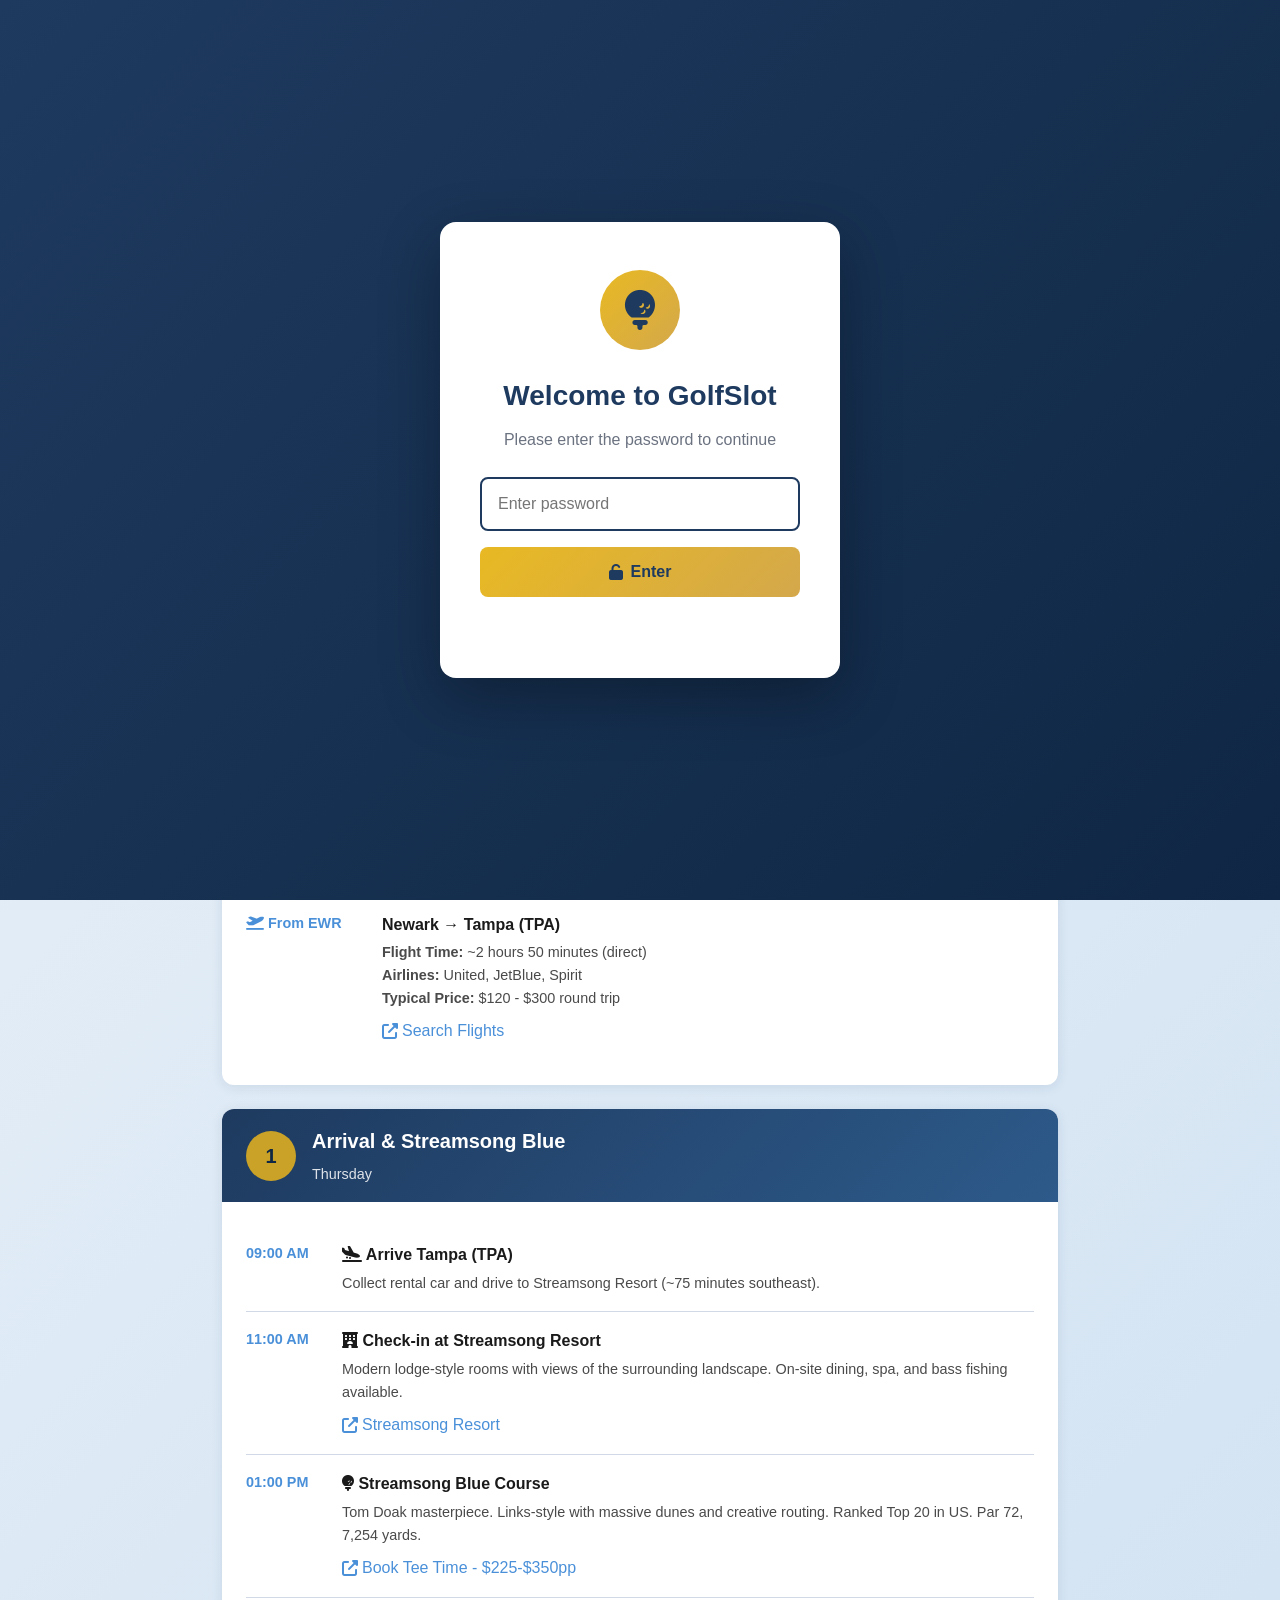
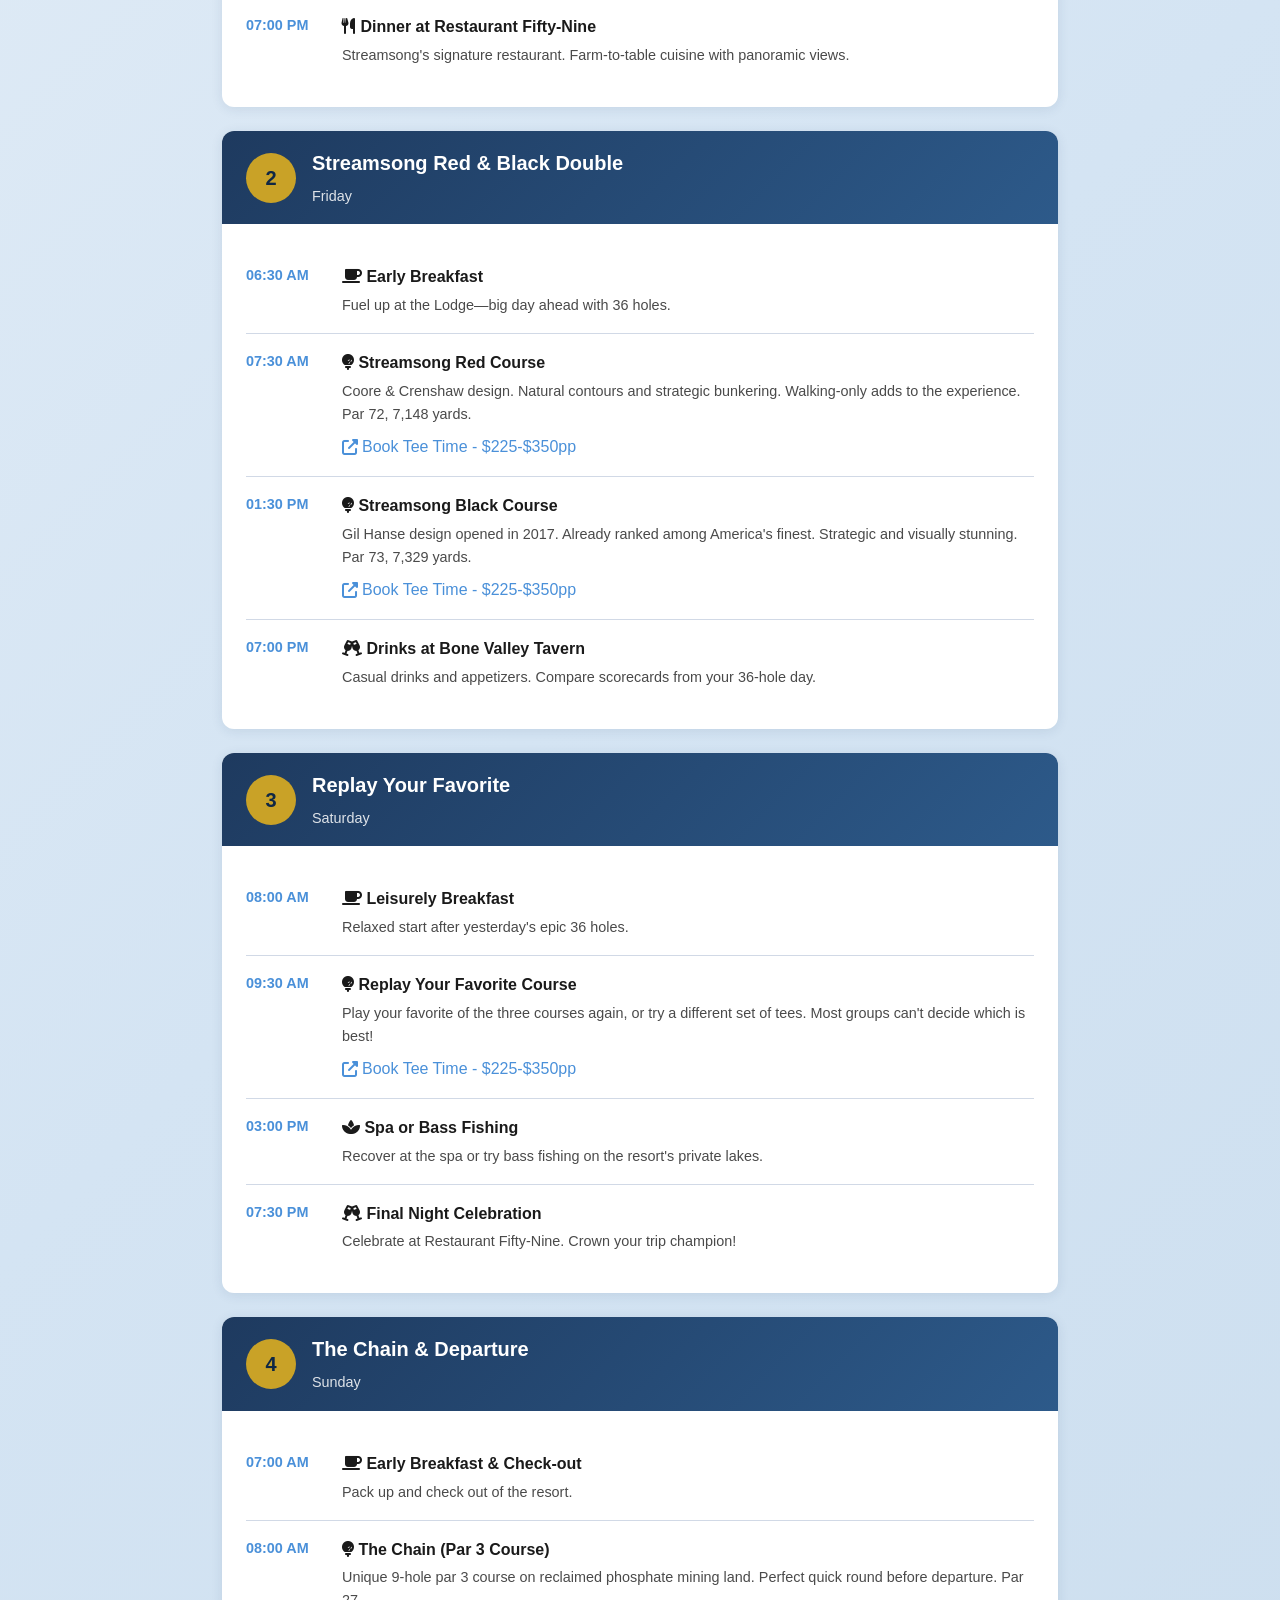
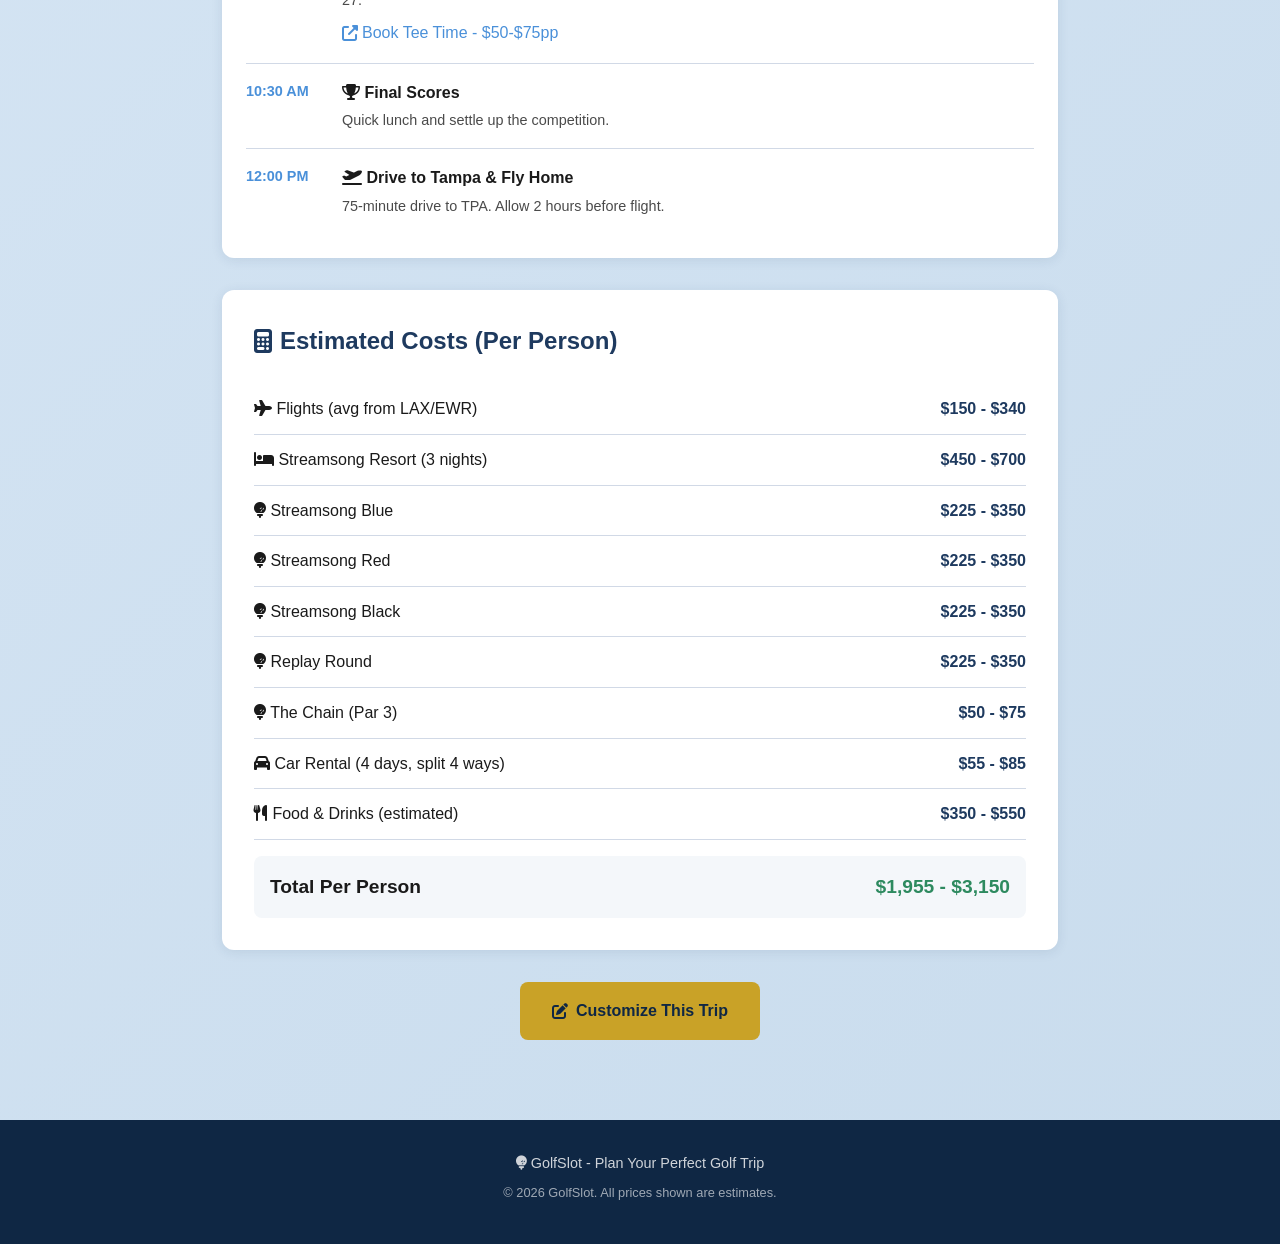
<file: naples.html>
<!DOCTYPE html>
<html lang="en">
<head>
    <meta charset="UTF-8">
    <meta name="viewport" content="width=device-width, initial-scale=1.0">
    <meta name="description" content="3-night golf trip to Streamsong Resort, Florida. World-class golf at Blue, Red, and Black courses.">
    <title>Streamsong Florida Golf Trip | GolfSlot</title>
    <link rel="stylesheet" href="styles.css">
    <link rel="stylesheet" href="https://cdnjs.cloudflare.com/ajax/libs/font-awesome/6.4.0/css/all.min.css">
</head>
<body>
    <!-- Navigation -->
    <nav class="main-nav">
        <div class="nav-container">
            <a href="index.html" class="logo-link">
                <div class="site-logo">
                    <i class="fas fa-golf-ball logo-icon"></i>
                    <div class="logo-text-container">
                        <span class="logo-text">GolfSlot</span>
                        <span class="logo-tagline">Plan Your Perfect Trip</span>
                    </div>
                </div>
            </a>
            
            <button class="mobile-menu-toggle" aria-label="Toggle menu">
                <span></span>
                <span></span>
                <span></span>
            </button>
            
            <ul class="nav-menu">
                <li class="nav-item dropdown">
                    <a href="#" class="nav-link">
                        Destinations <i class="fas fa-chevron-down"></i>
                    </a>
                    <ul class="dropdown-menu">
                        <li><a href="scottsdale.html">Scottsdale, Arizona</a></li>
                        <li><a href="st-george.html">St. George, Utah</a></li>
                        <li><a href="naples.html">Streamsong (via Tampa)</a></li>
                        <li><a href="dallas.html">Dallas/Fort Worth</a></li>
                        <li><a href="orlando.html">Streamsong (via Orlando)</a></li>
                    </ul>
                </li>
                
                <li class="nav-item">
                    <a href="add-trip.html" class="nav-link">Add Trip</a>
                </li>
                
                <li class="nav-item">
                    <a href="my-trips.html" class="nav-link">My Trips</a>
                </li>
            </ul>
        </div>
    </nav>

    <!-- Itinerary Header -->
    <section class="itinerary-header" style="background-image: linear-gradient(135deg, rgba(30, 58, 95, 0.92) 0%, rgba(15, 39, 68, 0.95) 100%), url('https://images.unsplash.com/photo-1587174486073-ae5e5cff23aa?w=1600&h=400&fit=crop');">
        <h1><i class="fas fa-trophy"></i> Streamsong Resort, Florida</h1>
        <p>3 Nights • 3 World-Class Courses • Stay & Play Paradise</p>
    </section>

    <!-- Itinerary Content -->
    <div class="itinerary-content">
        <!-- Destination Overview -->
        <div class="day-card">
            <div class="day-header" style="background: linear-gradient(135deg, var(--gold-color) 0%, #d4a84b 100%);">
                <div class="day-number" style="background: var(--primary-dark); color: white;"><i class="fas fa-info"></i></div>
                <div class="day-title">
                    <h3>Why Streamsong?</h3>
                    <span>America's Premier Golf Resort</span>
                </div>
            </div>
            <div class="day-content">
                <p style="font-size: 1.05rem; line-height: 1.7; color: var(--text-medium);">
                    Streamsong Resort is consistently ranked among America's best golf destinations. Three world-class courses 
                    (Blue, Red, Black) designed by golf architecture legends Tom Doak, Coore & Crenshaw, and Gil Hanse. 
                    Stay on-site for the ultimate golf immersion experience with no distractions—just pure golf.
                </p>
                <div class="trip-highlights" style="margin-top: 1rem;">
                    <span class="highlight-tag"><i class="fas fa-sun"></i> 75-82°F Average</span>
                    <span class="highlight-tag"><i class="fas fa-trophy"></i> Top 20 US Courses</span>
                    <span class="highlight-tag"><i class="fas fa-hotel"></i> Stay & Play</span>
                </div>
            </div>
        </div>

        <!-- Flight Options -->
        <div class="day-card">
            <div class="day-header">
                <div class="day-number"><i class="fas fa-plane"></i></div>
                <div class="day-title">
                    <h3>Flight Options to Tampa (TPA)</h3>
                    <span>Tampa is the closest major airport to Streamsong</span>
                </div>
            </div>
            <div class="day-content">
                <div class="activity-item">
                    <div class="activity-time" style="min-width: 120px;"><i class="fas fa-plane-departure"></i> From LAX</div>
                    <div class="activity-details">
                        <h4>Los Angeles → Tampa (TPA)</h4>
                        <p><strong>Flight Time:</strong> ~4 hours 45 minutes (direct)<br>
                        <strong>Airlines:</strong> JetBlue, Delta, United, Spirit<br>
                        <strong>Typical Price:</strong> $180 - $380 round trip</p>
                        <a href="https://www.google.com/travel/flights?q=flights+from+LAX+to+TPA" target="_blank" class="activity-link">
                            <i class="fas fa-external-link-alt"></i> Search Flights
                        </a>
                    </div>
                </div>
                <div class="activity-item">
                    <div class="activity-time" style="min-width: 120px;"><i class="fas fa-plane-departure"></i> From EWR</div>
                    <div class="activity-details">
                        <h4>Newark → Tampa (TPA)</h4>
                        <p><strong>Flight Time:</strong> ~2 hours 50 minutes (direct)<br>
                        <strong>Airlines:</strong> United, JetBlue, Spirit<br>
                        <strong>Typical Price:</strong> $120 - $300 round trip</p>
                        <a href="https://www.google.com/travel/flights?q=flights+from+EWR+to+TPA" target="_blank" class="activity-link">
                            <i class="fas fa-external-link-alt"></i> Search Flights
                        </a>
                    </div>
                </div>
            </div>
        </div>

        <!-- Day 1 -->
        <div class="day-card">
            <div class="day-header">
                <div class="day-number">1</div>
                <div class="day-title">
                    <h3>Arrival & Streamsong Blue</h3>
                    <span>Thursday</span>
                </div>
            </div>
            <div class="day-content">
                <div class="activity-item">
                    <div class="activity-time">09:00 AM</div>
                    <div class="activity-details">
                        <h4><i class="fas fa-plane-arrival"></i> Arrive Tampa (TPA)</h4>
                        <p>Collect rental car and drive to Streamsong Resort (~75 minutes southeast).</p>
                    </div>
                </div>
                <div class="activity-item">
                    <div class="activity-time">11:00 AM</div>
                    <div class="activity-details">
                        <h4><i class="fas fa-hotel"></i> Check-in at Streamsong Resort</h4>
                        <p>Modern lodge-style rooms with views of the surrounding landscape. On-site dining, spa, and bass fishing available.</p>
                        <a href="https://www.streamsongresort.com/" target="_blank" class="activity-link">
                            <i class="fas fa-external-link-alt"></i> Streamsong Resort
                        </a>
                    </div>
                </div>
                <div class="activity-item">
                    <div class="activity-time">01:00 PM</div>
                    <div class="activity-details">
                        <h4><i class="fas fa-golf-ball"></i> Streamsong Blue Course</h4>
                        <p>Tom Doak masterpiece. Links-style with massive dunes and creative routing. Ranked Top 20 in US. Par 72, 7,254 yards.</p>
                        <a href="https://www.streamsongresort.com/golf/blue/" target="_blank" class="activity-link">
                            <i class="fas fa-external-link-alt"></i> Book Tee Time - $225-$350pp
                        </a>
                    </div>
                </div>
                <div class="activity-item">
                    <div class="activity-time">07:00 PM</div>
                    <div class="activity-details">
                        <h4><i class="fas fa-utensils"></i> Dinner at Restaurant Fifty-Nine</h4>
                        <p>Streamsong's signature restaurant. Farm-to-table cuisine with panoramic views.</p>
                    </div>
                </div>
            </div>
        </div>

        <!-- Day 2 -->
        <div class="day-card">
            <div class="day-header">
                <div class="day-number">2</div>
                <div class="day-title">
                    <h3>Streamsong Red & Black Double</h3>
                    <span>Friday</span>
                </div>
            </div>
            <div class="day-content">
                <div class="activity-item">
                    <div class="activity-time">06:30 AM</div>
                    <div class="activity-details">
                        <h4><i class="fas fa-coffee"></i> Early Breakfast</h4>
                        <p>Fuel up at the Lodge—big day ahead with 36 holes.</p>
                    </div>
                </div>
                <div class="activity-item">
                    <div class="activity-time">07:30 AM</div>
                    <div class="activity-details">
                        <h4><i class="fas fa-golf-ball"></i> Streamsong Red Course</h4>
                        <p>Coore & Crenshaw design. Natural contours and strategic bunkering. Walking-only adds to the experience. Par 72, 7,148 yards.</p>
                        <a href="https://www.streamsongresort.com/golf/red/" target="_blank" class="activity-link">
                            <i class="fas fa-external-link-alt"></i> Book Tee Time - $225-$350pp
                        </a>
                    </div>
                </div>
                <div class="activity-item">
                    <div class="activity-time">01:30 PM</div>
                    <div class="activity-details">
                        <h4><i class="fas fa-golf-ball"></i> Streamsong Black Course</h4>
                        <p>Gil Hanse design opened in 2017. Already ranked among America's finest. Strategic and visually stunning. Par 73, 7,329 yards.</p>
                        <a href="https://www.streamsongresort.com/golf/black/" target="_blank" class="activity-link">
                            <i class="fas fa-external-link-alt"></i> Book Tee Time - $225-$350pp
                        </a>
                    </div>
                </div>
                <div class="activity-item">
                    <div class="activity-time">07:00 PM</div>
                    <div class="activity-details">
                        <h4><i class="fas fa-glass-cheers"></i> Drinks at Bone Valley Tavern</h4>
                        <p>Casual drinks and appetizers. Compare scorecards from your 36-hole day.</p>
                    </div>
                </div>
            </div>
        </div>

        <!-- Day 3 -->
        <div class="day-card">
            <div class="day-header">
                <div class="day-number">3</div>
                <div class="day-title">
                    <h3>Replay Your Favorite</h3>
                    <span>Saturday</span>
                </div>
            </div>
            <div class="day-content">
                <div class="activity-item">
                    <div class="activity-time">08:00 AM</div>
                    <div class="activity-details">
                        <h4><i class="fas fa-coffee"></i> Leisurely Breakfast</h4>
                        <p>Relaxed start after yesterday's epic 36 holes.</p>
                    </div>
                </div>
                <div class="activity-item">
                    <div class="activity-time">09:30 AM</div>
                    <div class="activity-details">
                        <h4><i class="fas fa-golf-ball"></i> Replay Your Favorite Course</h4>
                        <p>Play your favorite of the three courses again, or try a different set of tees. Most groups can't decide which is best!</p>
                        <a href="https://www.streamsongresort.com/golf/" target="_blank" class="activity-link">
                            <i class="fas fa-external-link-alt"></i> Book Tee Time - $225-$350pp
                        </a>
                    </div>
                </div>
                <div class="activity-item">
                    <div class="activity-time">03:00 PM</div>
                    <div class="activity-details">
                        <h4><i class="fas fa-spa"></i> Spa or Bass Fishing</h4>
                        <p>Recover at the spa or try bass fishing on the resort's private lakes.</p>
                    </div>
                </div>
                <div class="activity-item">
                    <div class="activity-time">07:30 PM</div>
                    <div class="activity-details">
                        <h4><i class="fas fa-glass-cheers"></i> Final Night Celebration</h4>
                        <p>Celebrate at Restaurant Fifty-Nine. Crown your trip champion!</p>
                    </div>
                </div>
            </div>
        </div>

        <!-- Day 4 -->
        <div class="day-card">
            <div class="day-header">
                <div class="day-number">4</div>
                <div class="day-title">
                    <h3>The Chain & Departure</h3>
                    <span>Sunday</span>
                </div>
            </div>
            <div class="day-content">
                <div class="activity-item">
                    <div class="activity-time">07:00 AM</div>
                    <div class="activity-details">
                        <h4><i class="fas fa-coffee"></i> Early Breakfast & Check-out</h4>
                        <p>Pack up and check out of the resort.</p>
                    </div>
                </div>
                <div class="activity-item">
                    <div class="activity-time">08:00 AM</div>
                    <div class="activity-details">
                        <h4><i class="fas fa-golf-ball"></i> The Chain (Par 3 Course)</h4>
                        <p>Unique 9-hole par 3 course on reclaimed phosphate mining land. Perfect quick round before departure. Par 27.</p>
                        <a href="https://www.streamsongresort.com/golf/the-chain/" target="_blank" class="activity-link">
                            <i class="fas fa-external-link-alt"></i> Book Tee Time - $50-$75pp
                        </a>
                    </div>
                </div>
                <div class="activity-item">
                    <div class="activity-time">10:30 AM</div>
                    <div class="activity-details">
                        <h4><i class="fas fa-trophy"></i> Final Scores</h4>
                        <p>Quick lunch and settle up the competition.</p>
                    </div>
                </div>
                <div class="activity-item">
                    <div class="activity-time">12:00 PM</div>
                    <div class="activity-details">
                        <h4><i class="fas fa-plane-departure"></i> Drive to Tampa & Fly Home</h4>
                        <p>75-minute drive to TPA. Allow 2 hours before flight.</p>
                    </div>
                </div>
            </div>
        </div>

        <!-- Cost Summary -->
        <div class="cost-summary">
            <h2><i class="fas fa-calculator"></i> Estimated Costs (Per Person)</h2>
            
            <div class="cost-item">
                <span><i class="fas fa-plane"></i> Flights (avg from LAX/EWR)</span>
                <span>$150 - $340</span>
            </div>
            <div class="cost-item">
                <span><i class="fas fa-bed"></i> Streamsong Resort (3 nights)</span>
                <span>$450 - $700</span>
            </div>
            <div class="cost-item">
                <span><i class="fas fa-golf-ball"></i> Streamsong Blue</span>
                <span>$225 - $350</span>
            </div>
            <div class="cost-item">
                <span><i class="fas fa-golf-ball"></i> Streamsong Red</span>
                <span>$225 - $350</span>
            </div>
            <div class="cost-item">
                <span><i class="fas fa-golf-ball"></i> Streamsong Black</span>
                <span>$225 - $350</span>
            </div>
            <div class="cost-item">
                <span><i class="fas fa-golf-ball"></i> Replay Round</span>
                <span>$225 - $350</span>
            </div>
            <div class="cost-item">
                <span><i class="fas fa-golf-ball"></i> The Chain (Par 3)</span>
                <span>$50 - $75</span>
            </div>
            <div class="cost-item">
                <span><i class="fas fa-car"></i> Car Rental (4 days, split 4 ways)</span>
                <span>$55 - $85</span>
            </div>
            <div class="cost-item">
                <span><i class="fas fa-utensils"></i> Food & Drinks (estimated)</span>
                <span>$350 - $550</span>
            </div>
            
            <div class="cost-total">
                <span>Total Per Person</span>
                <span>$1,955 - $3,150</span>
            </div>
        </div>

        <!-- Action Buttons -->
        <div style="text-align: center; margin-top: 2rem;">
            <a href="add-trip.html" class="btn btn-primary">
                <i class="fas fa-edit"></i> Customize This Trip
            </a>
        </div>
    </div>

    <!-- Footer -->
    <footer>
        <div class="footer-content">
            <p><i class="fas fa-golf-ball"></i> GolfSlot - Plan Your Perfect Golf Trip</p>
            <p style="font-size: 0.8rem; opacity: 0.6;">© 2026 GolfSlot. All prices shown are estimates.</p>
        </div>
    </footer>

    <script src="auth.js"></script>
    <script src="navigation.js"></script>
    <script src="ai-chat.js"></script>
</body>
</html>
</file>
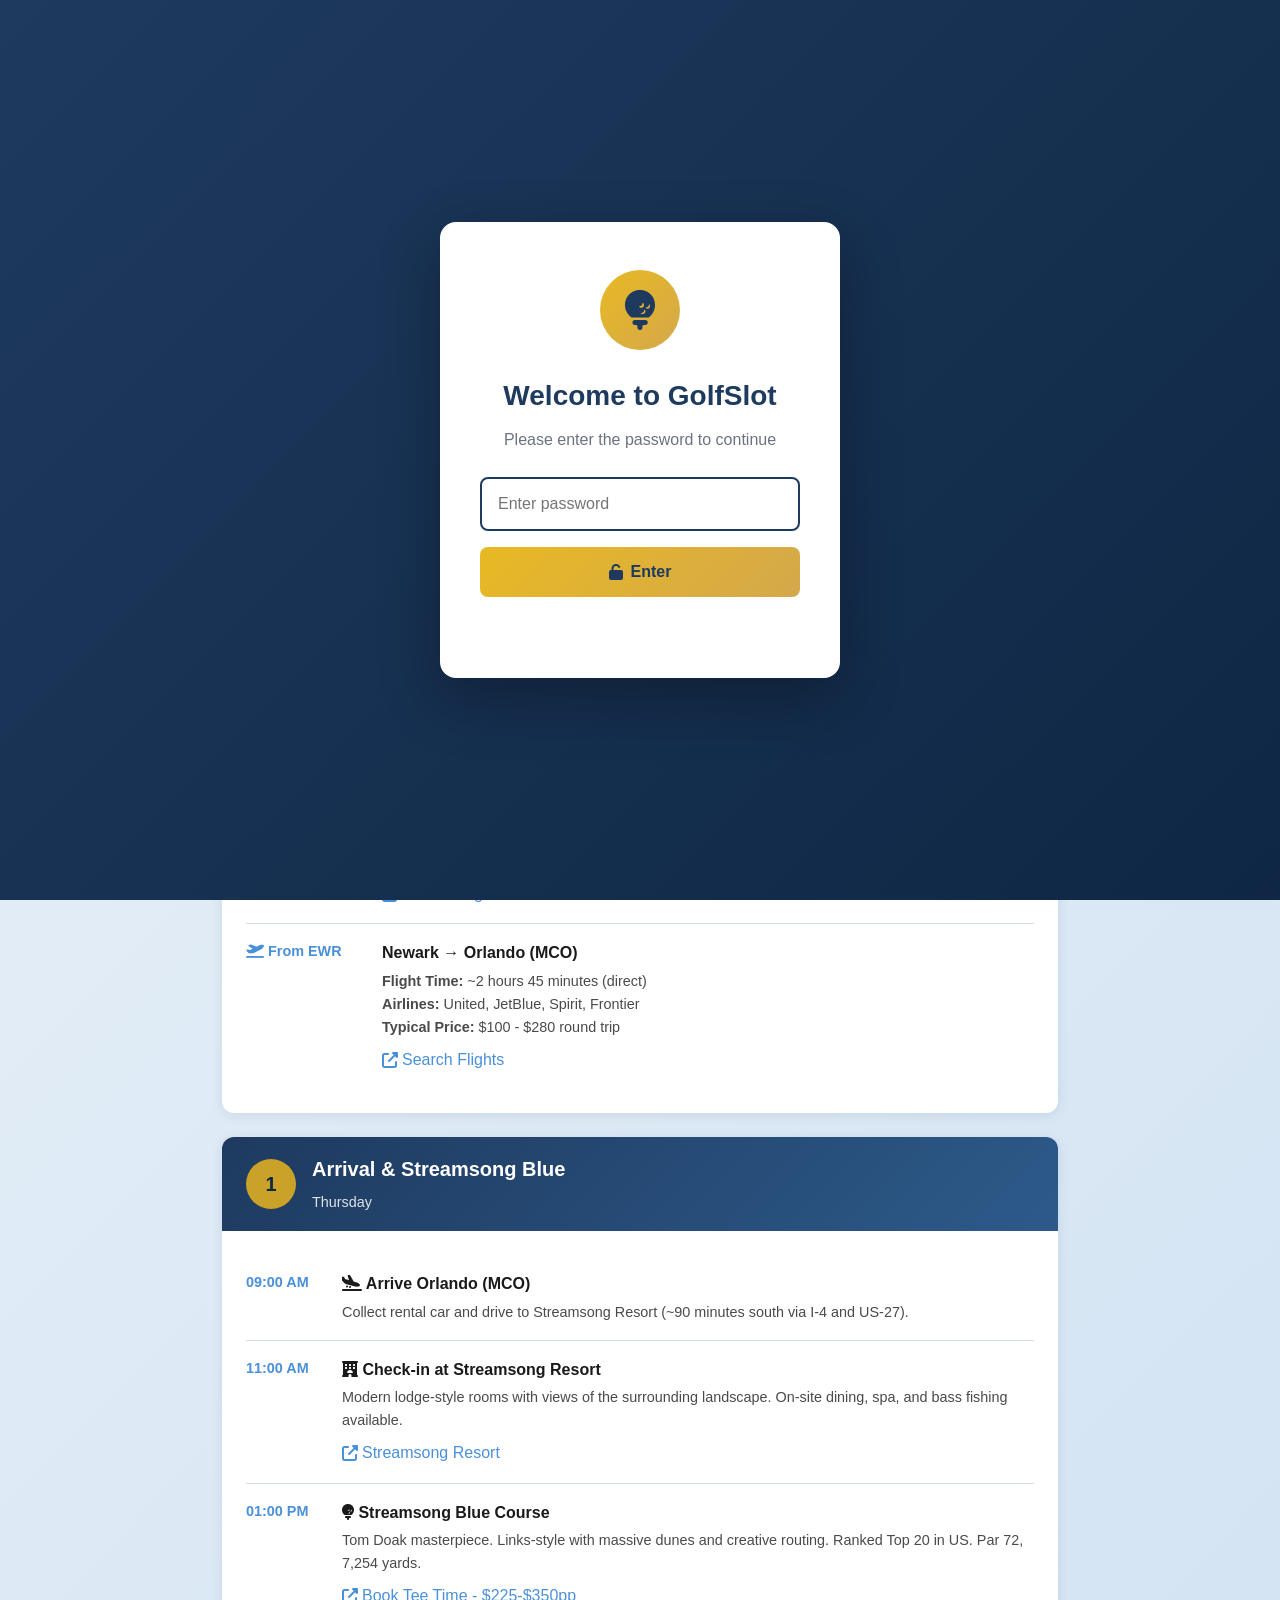
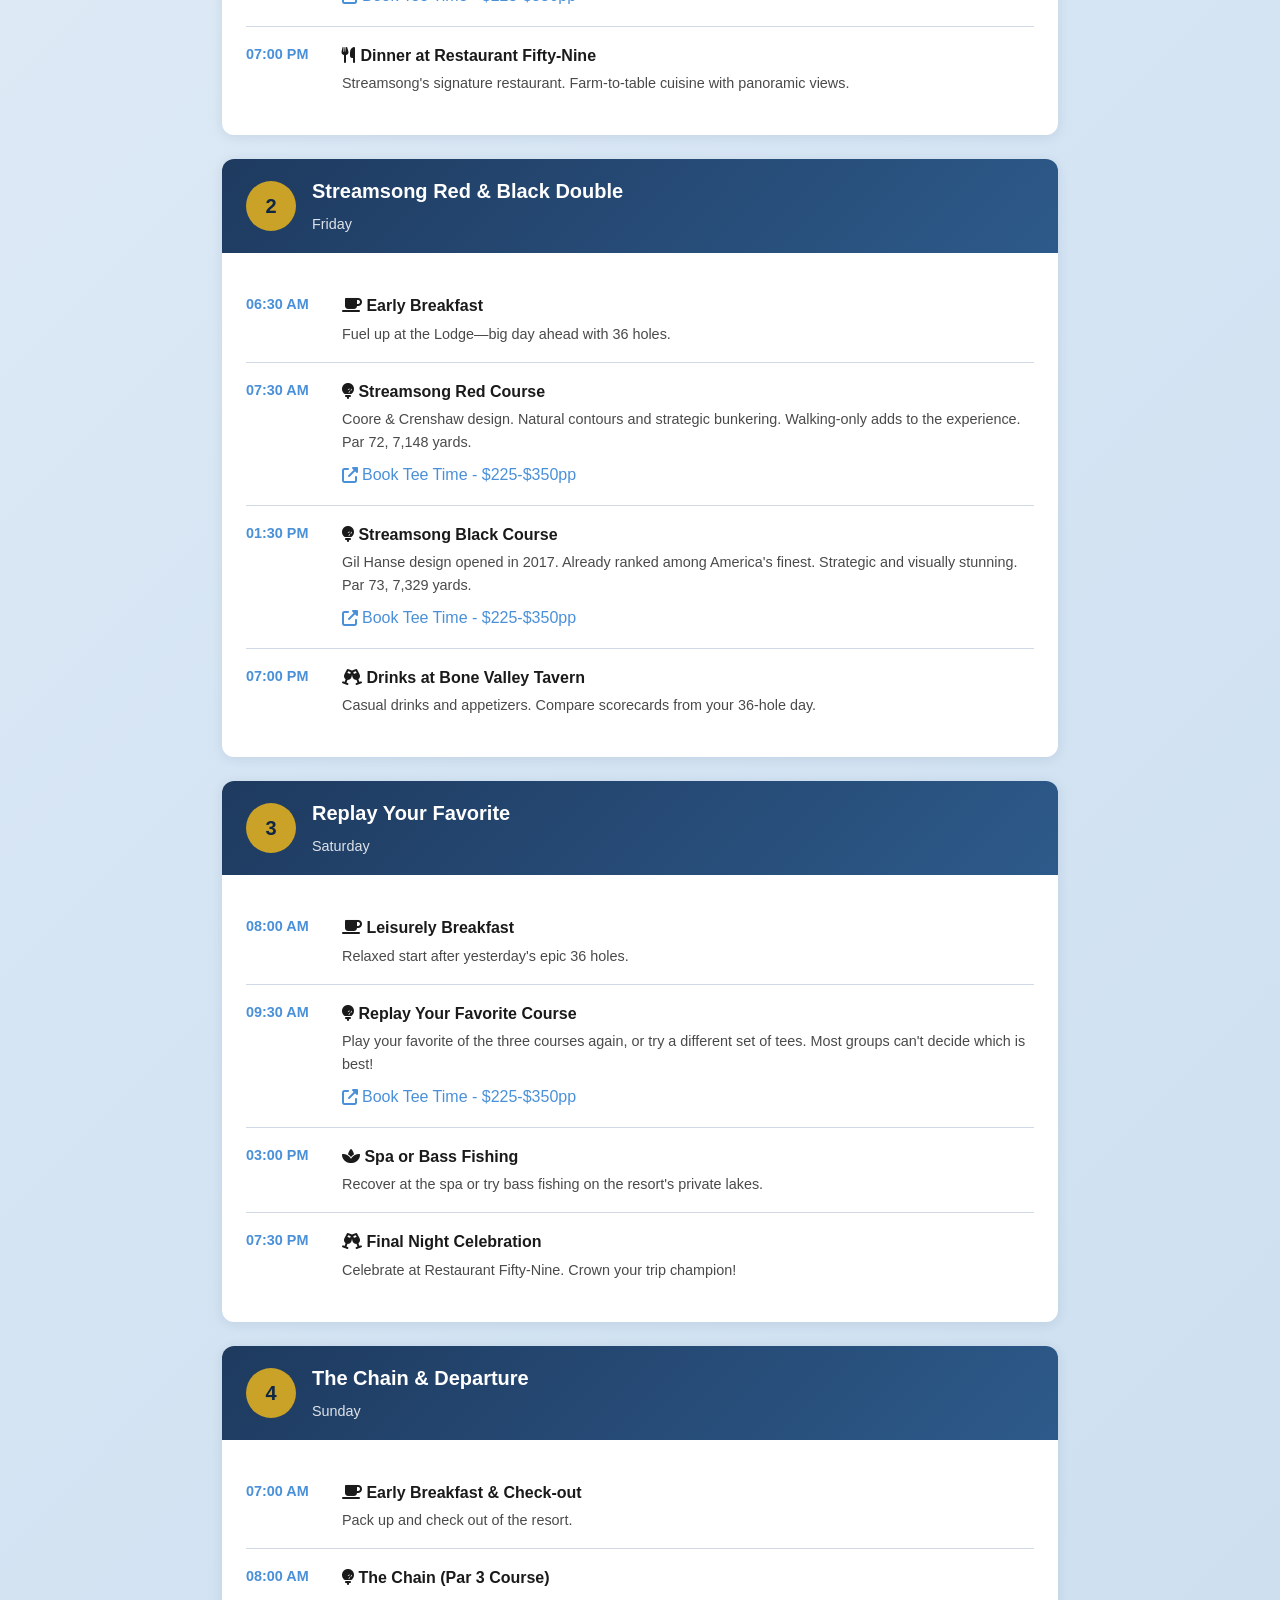
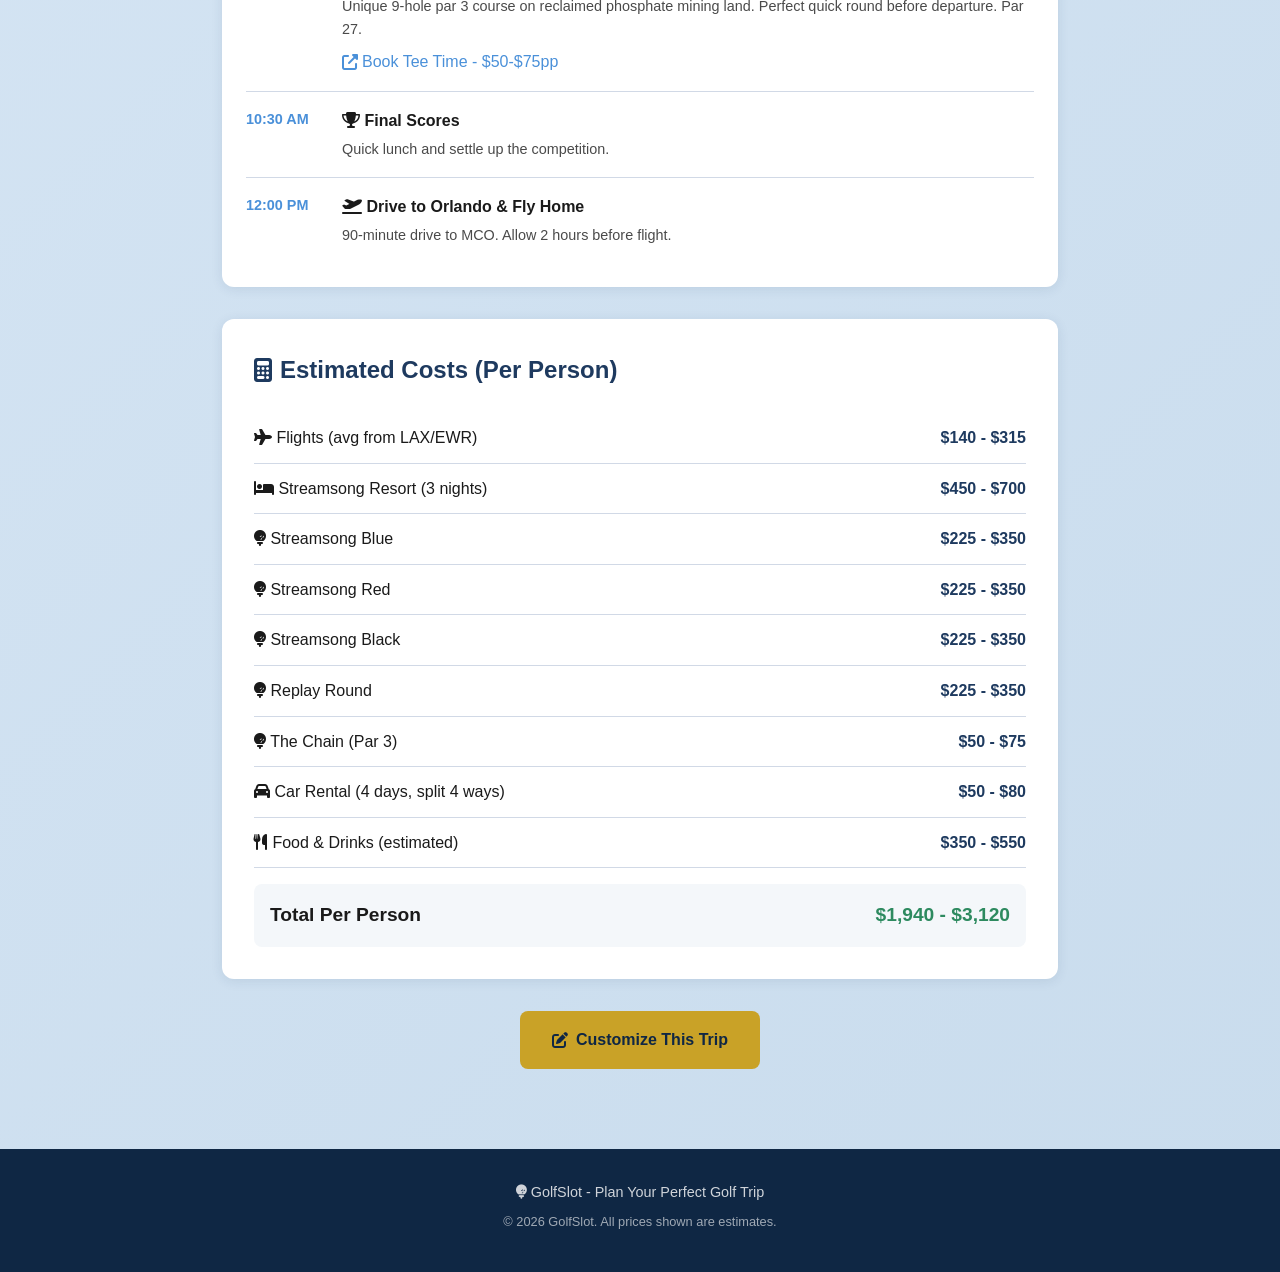
<file: orlando.html>
<!DOCTYPE html>
<html lang="en">
<head>
    <meta charset="UTF-8">
    <meta name="viewport" content="width=device-width, initial-scale=1.0">
    <meta name="description" content="3-night golf trip to Streamsong Resort, Florida via Orlando. World-class golf at Blue, Red, and Black courses.">
    <title>Orlando/Streamsong Golf Trip | GolfSlot</title>
    <link rel="stylesheet" href="styles.css">
    <link rel="stylesheet" href="https://cdnjs.cloudflare.com/ajax/libs/font-awesome/6.4.0/css/all.min.css">
</head>
<body>
    <!-- Navigation -->
    <nav class="main-nav">
        <div class="nav-container">
            <a href="index.html" class="logo-link">
                <div class="site-logo">
                    <i class="fas fa-golf-ball logo-icon"></i>
                    <div class="logo-text-container">
                        <span class="logo-text">GolfSlot</span>
                        <span class="logo-tagline">Plan Your Perfect Trip</span>
                    </div>
                </div>
            </a>
            
            <button class="mobile-menu-toggle" aria-label="Toggle menu">
                <span></span>
                <span></span>
                <span></span>
            </button>
            
            <ul class="nav-menu">
                <li class="nav-item dropdown">
                    <a href="#" class="nav-link">
                        Destinations <i class="fas fa-chevron-down"></i>
                    </a>
                    <ul class="dropdown-menu">
                        <li><a href="scottsdale.html">Scottsdale, Arizona</a></li>
                        <li><a href="st-george.html">St. George, Utah</a></li>
                        <li><a href="naples.html">Streamsong (via Tampa)</a></li>
                        <li><a href="dallas.html">Dallas/Fort Worth</a></li>
                        <li><a href="orlando.html">Streamsong (via Orlando)</a></li>
                    </ul>
                </li>
                
                <li class="nav-item">
                    <a href="add-trip.html" class="nav-link">Add Trip</a>
                </li>
                
                <li class="nav-item">
                    <a href="my-trips.html" class="nav-link">My Trips</a>
                </li>
            </ul>
        </div>
    </nav>

    <!-- Itinerary Header -->
    <section class="itinerary-header" style="background-image: linear-gradient(135deg, rgba(30, 58, 95, 0.92) 0%, rgba(15, 39, 68, 0.95) 100%), url('https://images.unsplash.com/photo-1593111774240-d529f12cf4bb?w=1600&h=400&fit=crop');">
        <h1><i class="fas fa-trophy"></i> Orlando → Streamsong</h1>
        <p>3 Nights • World-Class Golf • Fly MCO, Stay Streamsong</p>
    </section>

    <!-- Itinerary Content -->
    <div class="itinerary-content">
        <!-- Destination Overview -->
        <div class="day-card">
            <div class="day-header" style="background: linear-gradient(135deg, var(--gold-color) 0%, #d4a84b 100%);">
                <div class="day-number" style="background: var(--primary-dark); color: white;"><i class="fas fa-info"></i></div>
                <div class="day-title">
                    <h3>Why Orlando → Streamsong?</h3>
                    <span>Best Flights + Best Golf</span>
                </div>
            </div>
            <div class="day-content">
                <p style="font-size: 1.05rem; line-height: 1.7; color: var(--text-medium);">
                    Orlando (MCO) offers the most flight options and often the best prices to Central Florida. Streamsong Resort 
                    is just 90 minutes south—stay on-site for 3 nights and play all three world-class courses. The Blue, Red, and Black 
                    courses are consistently ranked among America's best, designed by Doak, Coore & Crenshaw, and Hanse.
                </p>
                <div class="trip-highlights" style="margin-top: 1rem;">
                    <span class="highlight-tag"><i class="fas fa-plane"></i> Easy Access</span>
                    <span class="highlight-tag"><i class="fas fa-trophy"></i> Top 20 Courses</span>
                    <span class="highlight-tag"><i class="fas fa-hotel"></i> Stay & Play</span>
                </div>
            </div>
        </div>

        <!-- Flight Options -->
        <div class="day-card">
            <div class="day-header">
                <div class="day-number"><i class="fas fa-plane"></i></div>
                <div class="day-title">
                    <h3>Flight Options to Orlando (MCO)</h3>
                    <span>Major hub with frequent direct flights</span>
                </div>
            </div>
            <div class="day-content">
                <div class="activity-item">
                    <div class="activity-time" style="min-width: 120px;"><i class="fas fa-plane-departure"></i> From LAX</div>
                    <div class="activity-details">
                        <h4>Los Angeles → Orlando (MCO)</h4>
                        <p><strong>Flight Time:</strong> ~4 hours 45 minutes (direct)<br>
                        <strong>Airlines:</strong> JetBlue, Delta, United, Spirit<br>
                        <strong>Typical Price:</strong> $180 - $350 round trip</p>
                        <a href="https://www.google.com/travel/flights?q=flights+from+LAX+to+MCO" target="_blank" class="activity-link">
                            <i class="fas fa-external-link-alt"></i> Search Flights
                        </a>
                    </div>
                </div>
                <div class="activity-item">
                    <div class="activity-time" style="min-width: 120px;"><i class="fas fa-plane-departure"></i> From EWR</div>
                    <div class="activity-details">
                        <h4>Newark → Orlando (MCO)</h4>
                        <p><strong>Flight Time:</strong> ~2 hours 45 minutes (direct)<br>
                        <strong>Airlines:</strong> United, JetBlue, Spirit, Frontier<br>
                        <strong>Typical Price:</strong> $100 - $280 round trip</p>
                        <a href="https://www.google.com/travel/flights?q=flights+from+EWR+to+MCO" target="_blank" class="activity-link">
                            <i class="fas fa-external-link-alt"></i> Search Flights
                        </a>
                    </div>
                </div>
            </div>
        </div>

        <!-- Day 1 -->
        <div class="day-card">
            <div class="day-header">
                <div class="day-number">1</div>
                <div class="day-title">
                    <h3>Arrival & Streamsong Blue</h3>
                    <span>Thursday</span>
                </div>
            </div>
            <div class="day-content">
                <div class="activity-item">
                    <div class="activity-time">09:00 AM</div>
                    <div class="activity-details">
                        <h4><i class="fas fa-plane-arrival"></i> Arrive Orlando (MCO)</h4>
                        <p>Collect rental car and drive to Streamsong Resort (~90 minutes south via I-4 and US-27).</p>
                    </div>
                </div>
                <div class="activity-item">
                    <div class="activity-time">11:00 AM</div>
                    <div class="activity-details">
                        <h4><i class="fas fa-hotel"></i> Check-in at Streamsong Resort</h4>
                        <p>Modern lodge-style rooms with views of the surrounding landscape. On-site dining, spa, and bass fishing available.</p>
                        <a href="https://www.streamsongresort.com/" target="_blank" class="activity-link">
                            <i class="fas fa-external-link-alt"></i> Streamsong Resort
                        </a>
                    </div>
                </div>
                <div class="activity-item">
                    <div class="activity-time">01:00 PM</div>
                    <div class="activity-details">
                        <h4><i class="fas fa-golf-ball"></i> Streamsong Blue Course</h4>
                        <p>Tom Doak masterpiece. Links-style with massive dunes and creative routing. Ranked Top 20 in US. Par 72, 7,254 yards.</p>
                        <a href="https://www.streamsongresort.com/golf/blue/" target="_blank" class="activity-link">
                            <i class="fas fa-external-link-alt"></i> Book Tee Time - $225-$350pp
                        </a>
                    </div>
                </div>
                <div class="activity-item">
                    <div class="activity-time">07:00 PM</div>
                    <div class="activity-details">
                        <h4><i class="fas fa-utensils"></i> Dinner at Restaurant Fifty-Nine</h4>
                        <p>Streamsong's signature restaurant. Farm-to-table cuisine with panoramic views.</p>
                    </div>
                </div>
            </div>
        </div>

        <!-- Day 2 -->
        <div class="day-card">
            <div class="day-header">
                <div class="day-number">2</div>
                <div class="day-title">
                    <h3>Streamsong Red & Black Double</h3>
                    <span>Friday</span>
                </div>
            </div>
            <div class="day-content">
                <div class="activity-item">
                    <div class="activity-time">06:30 AM</div>
                    <div class="activity-details">
                        <h4><i class="fas fa-coffee"></i> Early Breakfast</h4>
                        <p>Fuel up at the Lodge—big day ahead with 36 holes.</p>
                    </div>
                </div>
                <div class="activity-item">
                    <div class="activity-time">07:30 AM</div>
                    <div class="activity-details">
                        <h4><i class="fas fa-golf-ball"></i> Streamsong Red Course</h4>
                        <p>Coore & Crenshaw design. Natural contours and strategic bunkering. Walking-only adds to the experience. Par 72, 7,148 yards.</p>
                        <a href="https://www.streamsongresort.com/golf/red/" target="_blank" class="activity-link">
                            <i class="fas fa-external-link-alt"></i> Book Tee Time - $225-$350pp
                        </a>
                    </div>
                </div>
                <div class="activity-item">
                    <div class="activity-time">01:30 PM</div>
                    <div class="activity-details">
                        <h4><i class="fas fa-golf-ball"></i> Streamsong Black Course</h4>
                        <p>Gil Hanse design opened in 2017. Already ranked among America's finest. Strategic and visually stunning. Par 73, 7,329 yards.</p>
                        <a href="https://www.streamsongresort.com/golf/black/" target="_blank" class="activity-link">
                            <i class="fas fa-external-link-alt"></i> Book Tee Time - $225-$350pp
                        </a>
                    </div>
                </div>
                <div class="activity-item">
                    <div class="activity-time">07:00 PM</div>
                    <div class="activity-details">
                        <h4><i class="fas fa-glass-cheers"></i> Drinks at Bone Valley Tavern</h4>
                        <p>Casual drinks and appetizers. Compare scorecards from your 36-hole day.</p>
                    </div>
                </div>
            </div>
        </div>

        <!-- Day 3 -->
        <div class="day-card">
            <div class="day-header">
                <div class="day-number">3</div>
                <div class="day-title">
                    <h3>Replay Your Favorite</h3>
                    <span>Saturday</span>
                </div>
            </div>
            <div class="day-content">
                <div class="activity-item">
                    <div class="activity-time">08:00 AM</div>
                    <div class="activity-details">
                        <h4><i class="fas fa-coffee"></i> Leisurely Breakfast</h4>
                        <p>Relaxed start after yesterday's epic 36 holes.</p>
                    </div>
                </div>
                <div class="activity-item">
                    <div class="activity-time">09:30 AM</div>
                    <div class="activity-details">
                        <h4><i class="fas fa-golf-ball"></i> Replay Your Favorite Course</h4>
                        <p>Play your favorite of the three courses again, or try a different set of tees. Most groups can't decide which is best!</p>
                        <a href="https://www.streamsongresort.com/golf/" target="_blank" class="activity-link">
                            <i class="fas fa-external-link-alt"></i> Book Tee Time - $225-$350pp
                        </a>
                    </div>
                </div>
                <div class="activity-item">
                    <div class="activity-time">03:00 PM</div>
                    <div class="activity-details">
                        <h4><i class="fas fa-spa"></i> Spa or Bass Fishing</h4>
                        <p>Recover at the spa or try bass fishing on the resort's private lakes.</p>
                    </div>
                </div>
                <div class="activity-item">
                    <div class="activity-time">07:30 PM</div>
                    <div class="activity-details">
                        <h4><i class="fas fa-glass-cheers"></i> Final Night Celebration</h4>
                        <p>Celebrate at Restaurant Fifty-Nine. Crown your trip champion!</p>
                    </div>
                </div>
            </div>
        </div>

        <!-- Day 4 -->
        <div class="day-card">
            <div class="day-header">
                <div class="day-number">4</div>
                <div class="day-title">
                    <h3>The Chain & Departure</h3>
                    <span>Sunday</span>
                </div>
            </div>
            <div class="day-content">
                <div class="activity-item">
                    <div class="activity-time">07:00 AM</div>
                    <div class="activity-details">
                        <h4><i class="fas fa-coffee"></i> Early Breakfast & Check-out</h4>
                        <p>Pack up and check out of the resort.</p>
                    </div>
                </div>
                <div class="activity-item">
                    <div class="activity-time">08:00 AM</div>
                    <div class="activity-details">
                        <h4><i class="fas fa-golf-ball"></i> The Chain (Par 3 Course)</h4>
                        <p>Unique 9-hole par 3 course on reclaimed phosphate mining land. Perfect quick round before departure. Par 27.</p>
                        <a href="https://www.streamsongresort.com/golf/the-chain/" target="_blank" class="activity-link">
                            <i class="fas fa-external-link-alt"></i> Book Tee Time - $50-$75pp
                        </a>
                    </div>
                </div>
                <div class="activity-item">
                    <div class="activity-time">10:30 AM</div>
                    <div class="activity-details">
                        <h4><i class="fas fa-trophy"></i> Final Scores</h4>
                        <p>Quick lunch and settle up the competition.</p>
                    </div>
                </div>
                <div class="activity-item">
                    <div class="activity-time">12:00 PM</div>
                    <div class="activity-details">
                        <h4><i class="fas fa-plane-departure"></i> Drive to Orlando & Fly Home</h4>
                        <p>90-minute drive to MCO. Allow 2 hours before flight.</p>
                    </div>
                </div>
            </div>
        </div>

        <!-- Cost Summary -->
        <div class="cost-summary">
            <h2><i class="fas fa-calculator"></i> Estimated Costs (Per Person)</h2>
            
            <div class="cost-item">
                <span><i class="fas fa-plane"></i> Flights (avg from LAX/EWR)</span>
                <span>$140 - $315</span>
            </div>
            <div class="cost-item">
                <span><i class="fas fa-bed"></i> Streamsong Resort (3 nights)</span>
                <span>$450 - $700</span>
            </div>
            <div class="cost-item">
                <span><i class="fas fa-golf-ball"></i> Streamsong Blue</span>
                <span>$225 - $350</span>
            </div>
            <div class="cost-item">
                <span><i class="fas fa-golf-ball"></i> Streamsong Red</span>
                <span>$225 - $350</span>
            </div>
            <div class="cost-item">
                <span><i class="fas fa-golf-ball"></i> Streamsong Black</span>
                <span>$225 - $350</span>
            </div>
            <div class="cost-item">
                <span><i class="fas fa-golf-ball"></i> Replay Round</span>
                <span>$225 - $350</span>
            </div>
            <div class="cost-item">
                <span><i class="fas fa-golf-ball"></i> The Chain (Par 3)</span>
                <span>$50 - $75</span>
            </div>
            <div class="cost-item">
                <span><i class="fas fa-car"></i> Car Rental (4 days, split 4 ways)</span>
                <span>$50 - $80</span>
            </div>
            <div class="cost-item">
                <span><i class="fas fa-utensils"></i> Food & Drinks (estimated)</span>
                <span>$350 - $550</span>
            </div>
            
            <div class="cost-total">
                <span>Total Per Person</span>
                <span>$1,940 - $3,120</span>
            </div>
        </div>

        <!-- Action Buttons -->
        <div style="text-align: center; margin-top: 2rem;">
            <a href="add-trip.html" class="btn btn-primary">
                <i class="fas fa-edit"></i> Customize This Trip
            </a>
        </div>
    </div>

    <!-- Footer -->
    <footer>
        <div class="footer-content">
            <p><i class="fas fa-golf-ball"></i> GolfSlot - Plan Your Perfect Golf Trip</p>
            <p style="font-size: 0.8rem; opacity: 0.6;">© 2026 GolfSlot. All prices shown are estimates.</p>
        </div>
    </footer>

    <script src="auth.js"></script>
    <script src="navigation.js"></script>
    <script src="ai-chat.js"></script>
</body>
</html>
</file>
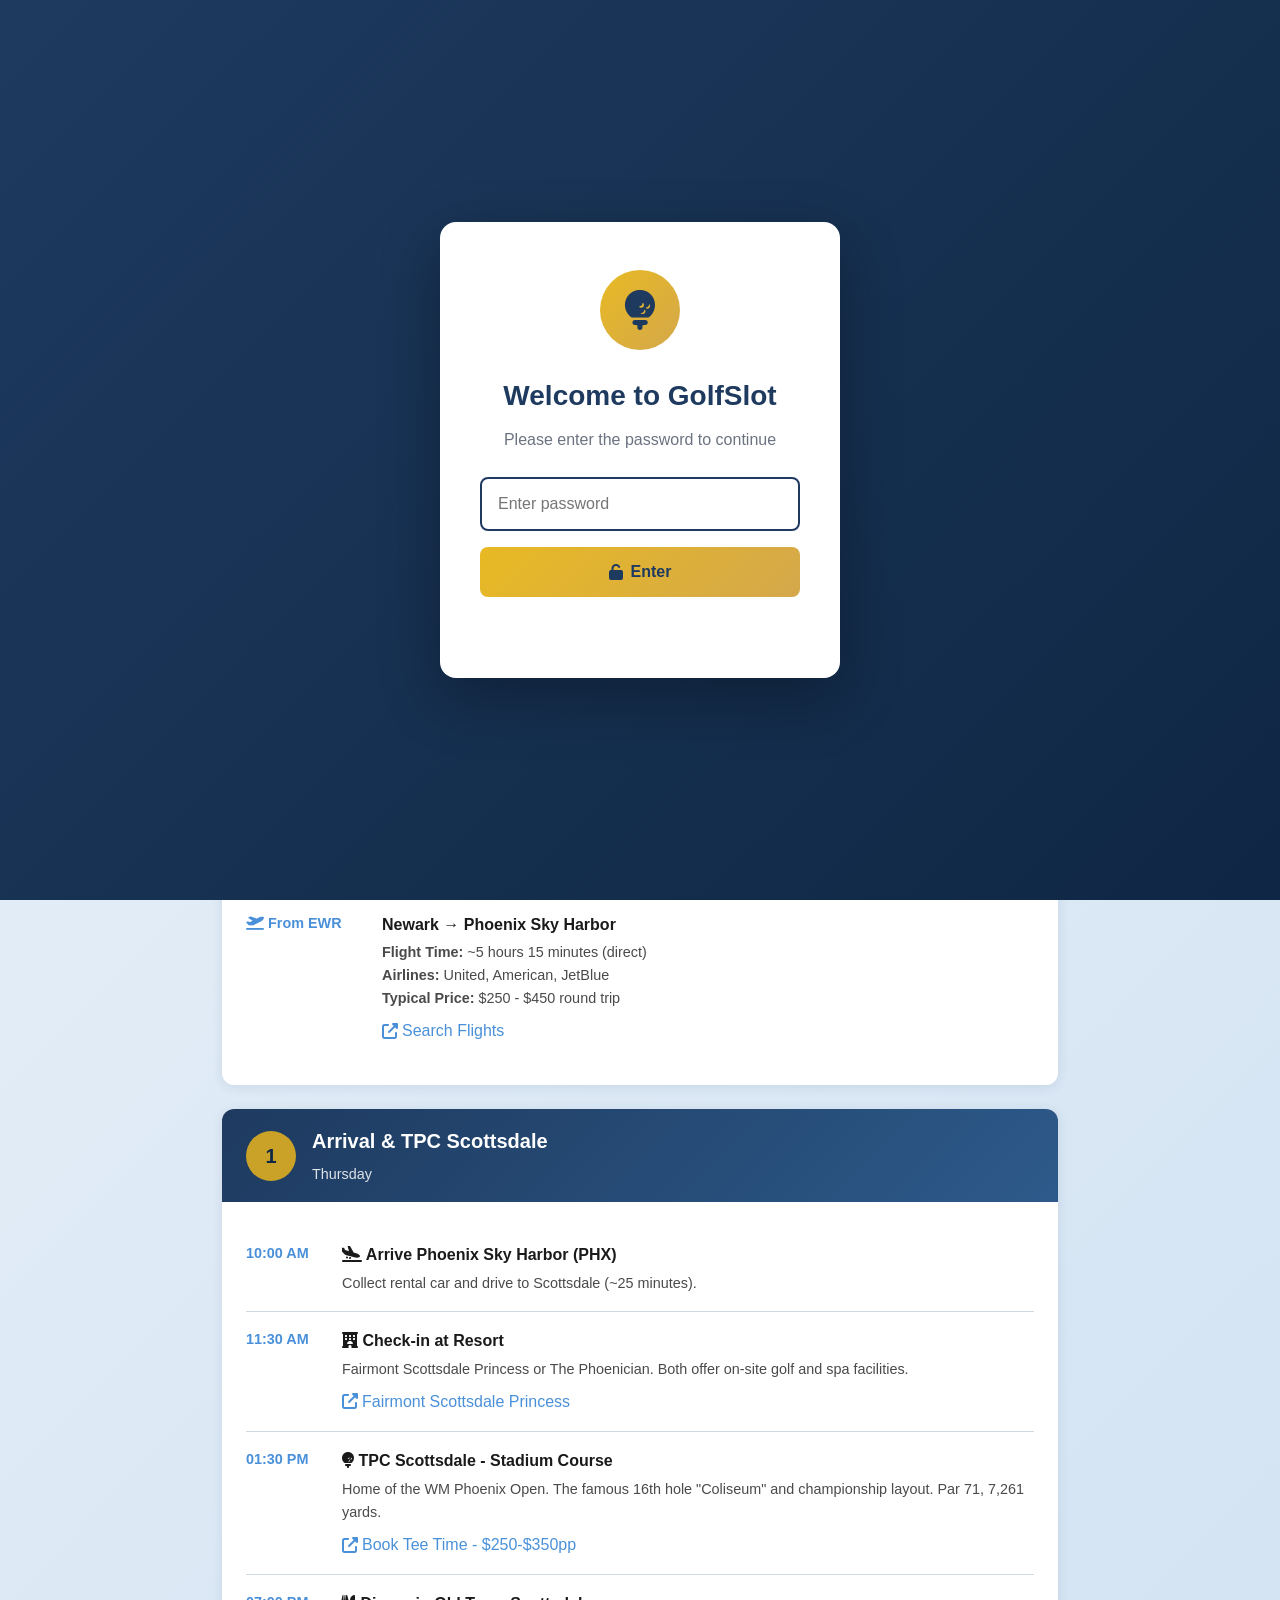
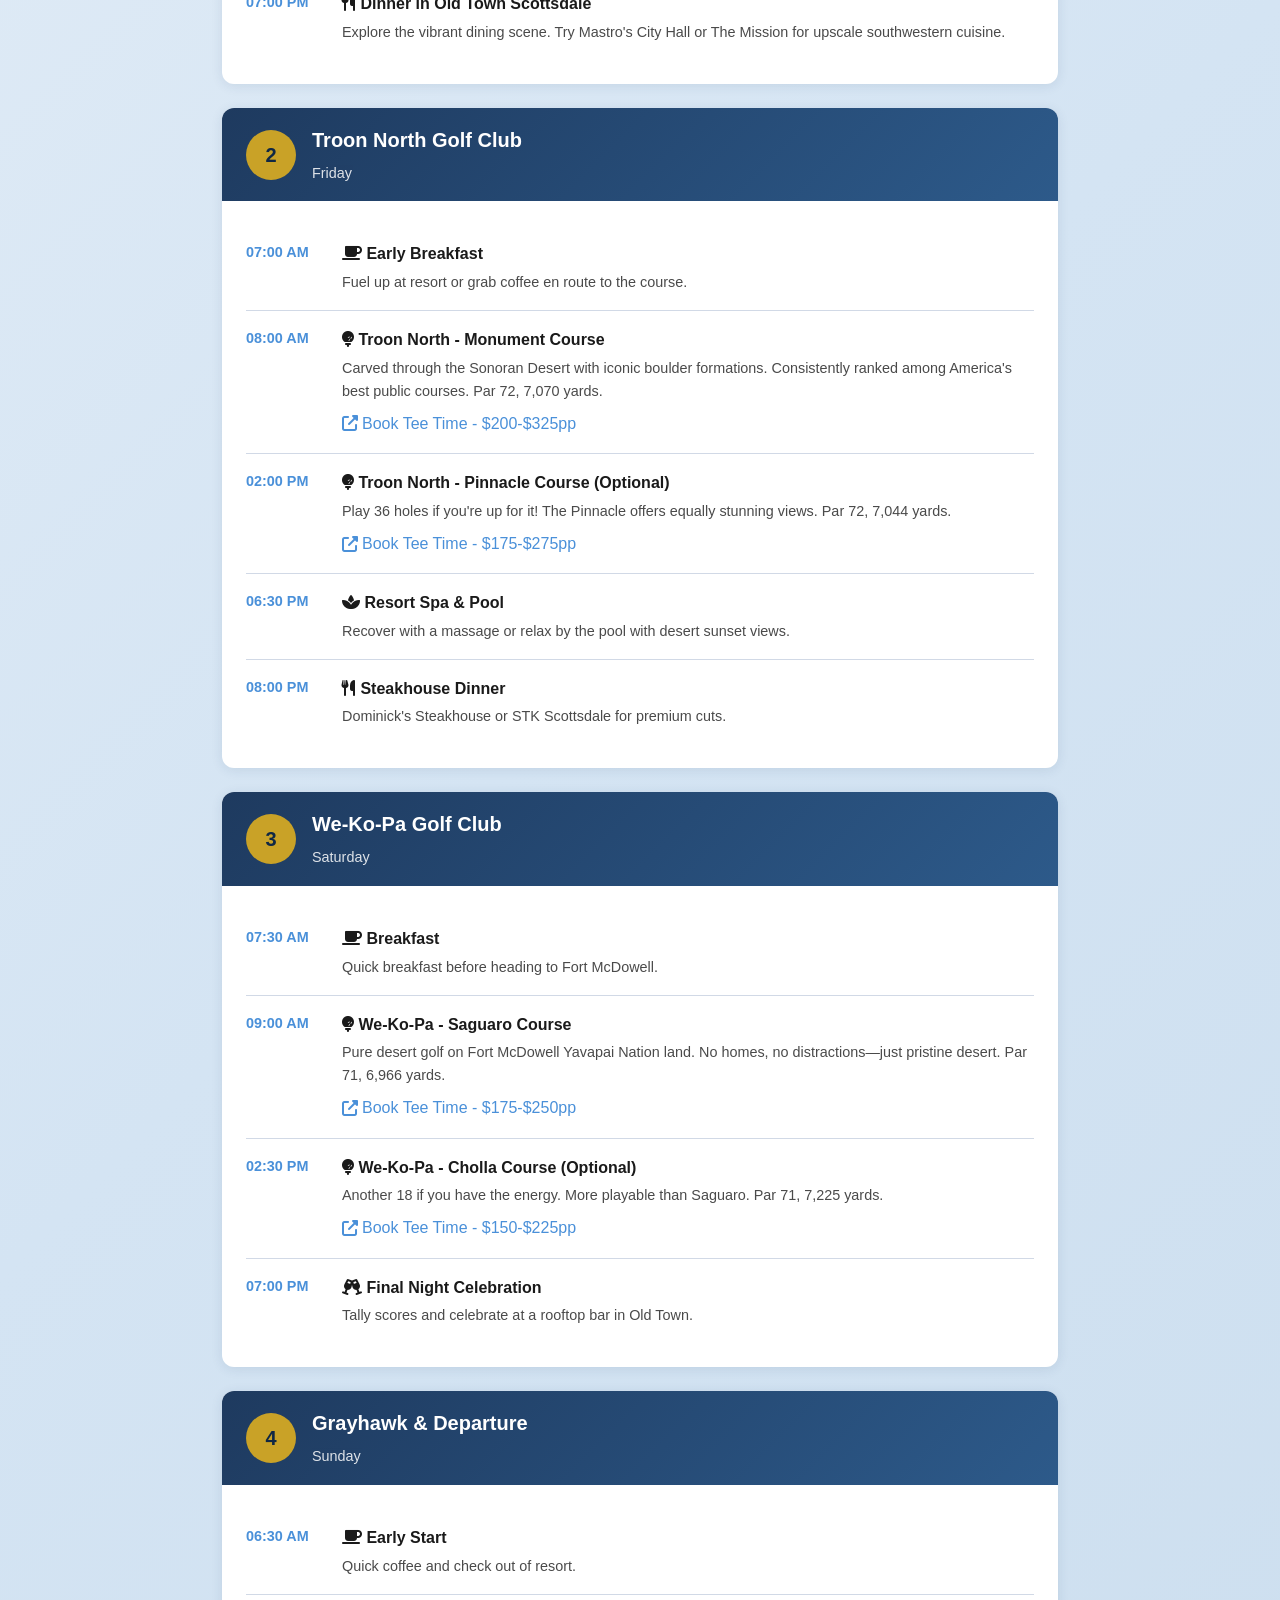
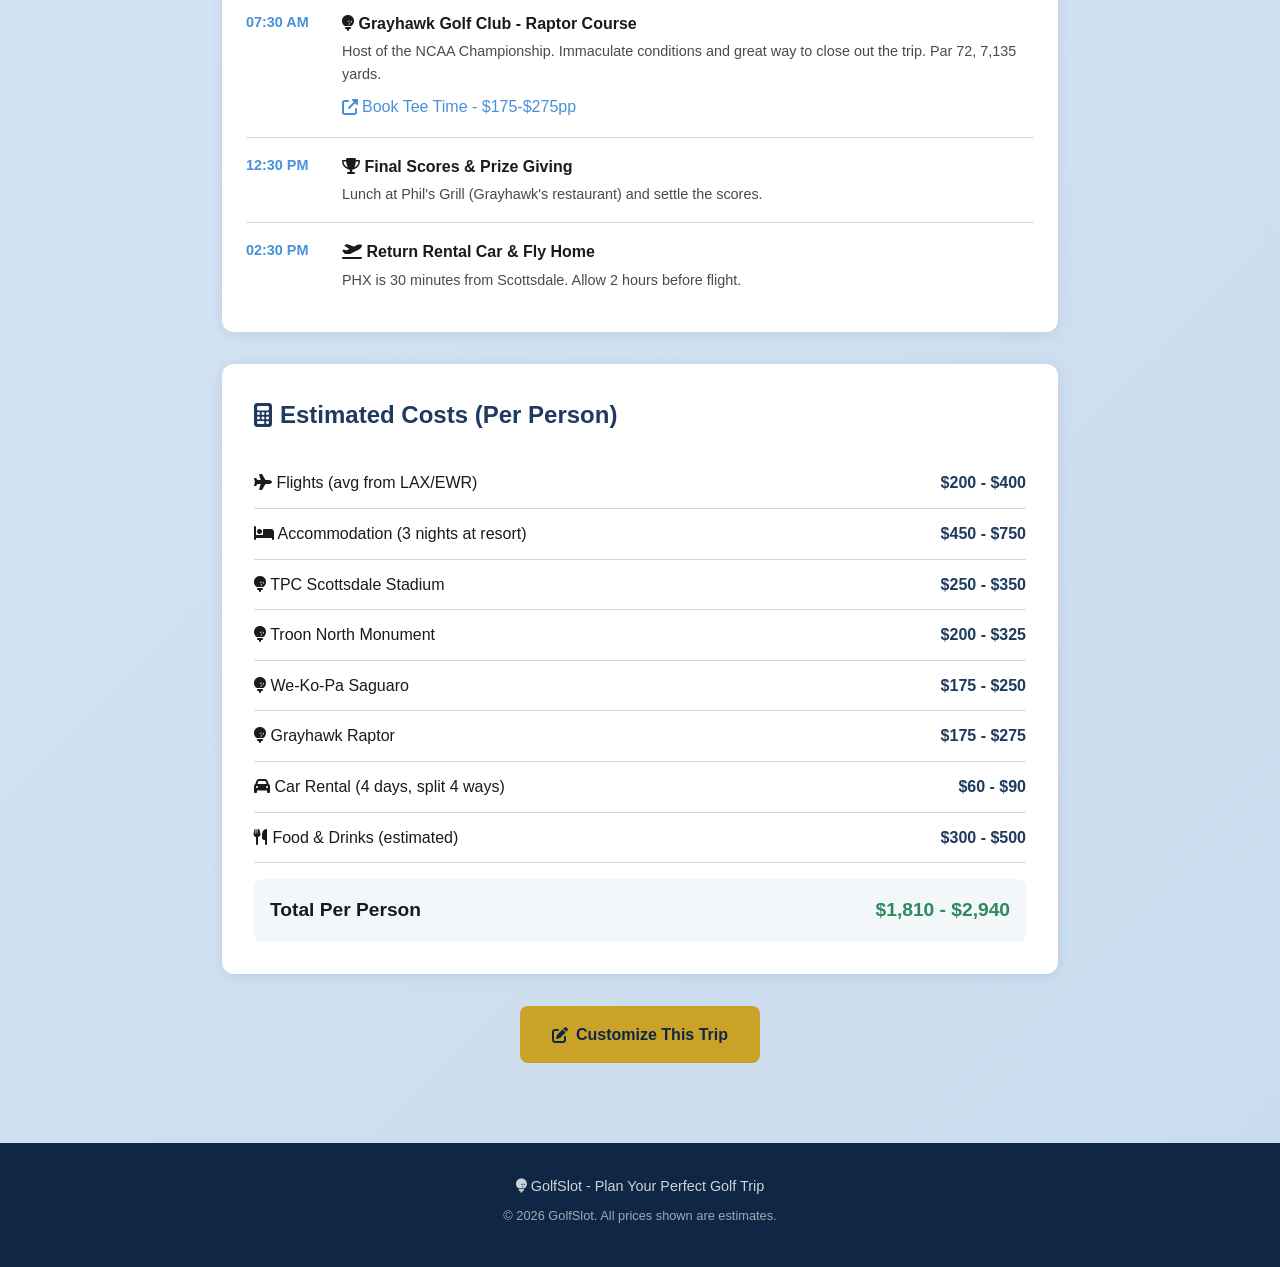
<file: scottsdale.html>
<!DOCTYPE html>
<html lang="en">
<head>
    <meta charset="UTF-8">
    <meta name="viewport" content="width=device-width, initial-scale=1.0">
    <meta name="description" content="3-night golf trip to Scottsdale, Arizona. TPC Scottsdale, Troon North, and more.">
    <title>Scottsdale Golf Trip | GolfSlot</title>
    <link rel="stylesheet" href="styles.css">
    <link rel="stylesheet" href="https://cdnjs.cloudflare.com/ajax/libs/font-awesome/6.4.0/css/all.min.css">
</head>
<body>
    <!-- Navigation -->
    <nav class="main-nav">
        <div class="nav-container">
            <a href="index.html" class="logo-link">
                <div class="site-logo">
                    <i class="fas fa-golf-ball logo-icon"></i>
                    <div class="logo-text-container">
                        <span class="logo-text">GolfSlot</span>
                        <span class="logo-tagline">Plan Your Perfect Trip</span>
                    </div>
                </div>
            </a>
            
            <button class="mobile-menu-toggle" aria-label="Toggle menu">
                <span></span>
                <span></span>
                <span></span>
            </button>
            
            <ul class="nav-menu">
                <li class="nav-item dropdown">
                    <a href="#" class="nav-link">
                        Destinations <i class="fas fa-chevron-down"></i>
                    </a>
                    <ul class="dropdown-menu">
                        <li><a href="scottsdale.html">Scottsdale, Arizona</a></li>
                        <li><a href="st-george.html">St. George, Utah</a></li>
                        <li><a href="naples.html">Streamsong (via Tampa)</a></li>
                        <li><a href="dallas.html">Dallas/Fort Worth</a></li>
                        <li><a href="orlando.html">Streamsong (via Orlando)</a></li>
                    </ul>
                </li>
                
                <li class="nav-item">
                    <a href="add-trip.html" class="nav-link">Add Trip</a>
                </li>
                
                <li class="nav-item">
                    <a href="my-trips.html" class="nav-link">My Trips</a>
                </li>
            </ul>
        </div>
    </nav>

    <!-- Itinerary Header -->
    <section class="itinerary-header" style="background-image: linear-gradient(135deg, rgba(30, 58, 95, 0.92) 0%, rgba(15, 39, 68, 0.95) 100%), url('https://images.unsplash.com/photo-1535131749006-b7f58c99034b?w=1600&h=400&fit=crop');">
        <h1><i class="fas fa-sun"></i> Scottsdale, Arizona</h1>
        <p>3 Nights • 4 Championship Courses • Desert Golf Paradise</p>
    </section>

    <!-- Itinerary Content -->
    <div class="itinerary-content">
        <!-- Destination Overview -->
        <div class="day-card">
            <div class="day-header" style="background: linear-gradient(135deg, var(--gold-color) 0%, #d4a84b 100%);">
                <div class="day-number" style="background: var(--primary-dark); color: white;"><i class="fas fa-info"></i></div>
                <div class="day-title">
                    <h3>Why Scottsdale?</h3>
                    <span>The Desert Golf Capital</span>
                </div>
            </div>
            <div class="day-content">
                <p style="font-size: 1.05rem; line-height: 1.7; color: var(--text-medium);">
                    Peak season for desert golf with near-guaranteed sunshine (avg highs 72-77°F). Stunning mountain backdrops, 
                    excellent dining scene in Old Town Scottsdale, and world-class courses that offer a truly unique golfing experience.
                </p>
                <div class="trip-highlights" style="margin-top: 1rem;">
                    <span class="highlight-tag"><i class="fas fa-sun"></i> 72-77°F Average</span>
                    <span class="highlight-tag"><i class="fas fa-mountain"></i> Desert Views</span>
                    <span class="highlight-tag"><i class="fas fa-utensils"></i> Old Town Dining</span>
                </div>
            </div>
        </div>

        <!-- Flight Options -->
        <div class="day-card">
            <div class="day-header">
                <div class="day-number"><i class="fas fa-plane"></i></div>
                <div class="day-title">
                    <h3>Flight Options to Phoenix (PHX)</h3>
                    <span>Direct flights available from both coasts</span>
                </div>
            </div>
            <div class="day-content">
                <div class="activity-item">
                    <div class="activity-time" style="min-width: 120px;"><i class="fas fa-plane-departure"></i> From LAX</div>
                    <div class="activity-details">
                        <h4>Los Angeles → Phoenix Sky Harbor</h4>
                        <p><strong>Flight Time:</strong> ~1 hour 15 minutes (direct)<br>
                        <strong>Airlines:</strong> American, Southwest, Delta, United<br>
                        <strong>Typical Price:</strong> $89 - $180 round trip</p>
                        <a href="https://www.google.com/travel/flights?q=flights+from+LAX+to+PHX" target="_blank" class="activity-link">
                            <i class="fas fa-external-link-alt"></i> Search Flights
                        </a>
                    </div>
                </div>
                <div class="activity-item">
                    <div class="activity-time" style="min-width: 120px;"><i class="fas fa-plane-departure"></i> From EWR</div>
                    <div class="activity-details">
                        <h4>Newark → Phoenix Sky Harbor</h4>
                        <p><strong>Flight Time:</strong> ~5 hours 15 minutes (direct)<br>
                        <strong>Airlines:</strong> United, American, JetBlue<br>
                        <strong>Typical Price:</strong> $250 - $450 round trip</p>
                        <a href="https://www.google.com/travel/flights?q=flights+from+EWR+to+PHX" target="_blank" class="activity-link">
                            <i class="fas fa-external-link-alt"></i> Search Flights
                        </a>
                    </div>
                </div>
            </div>
        </div>

        <!-- Day 1 -->
        <div class="day-card">
            <div class="day-header">
                <div class="day-number">1</div>
                <div class="day-title">
                    <h3>Arrival & TPC Scottsdale</h3>
                    <span>Thursday</span>
                </div>
            </div>
            <div class="day-content">
                <div class="activity-item">
                    <div class="activity-time">10:00 AM</div>
                    <div class="activity-details">
                        <h4><i class="fas fa-plane-arrival"></i> Arrive Phoenix Sky Harbor (PHX)</h4>
                        <p>Collect rental car and drive to Scottsdale (~25 minutes).</p>
                    </div>
                </div>
                <div class="activity-item">
                    <div class="activity-time">11:30 AM</div>
                    <div class="activity-details">
                        <h4><i class="fas fa-hotel"></i> Check-in at Resort</h4>
                        <p>Fairmont Scottsdale Princess or The Phoenician. Both offer on-site golf and spa facilities.</p>
                        <a href="https://www.fairmont.com/scottsdale/" target="_blank" class="activity-link">
                            <i class="fas fa-external-link-alt"></i> Fairmont Scottsdale Princess
                        </a>
                    </div>
                </div>
                <div class="activity-item">
                    <div class="activity-time">01:30 PM</div>
                    <div class="activity-details">
                        <h4><i class="fas fa-golf-ball"></i> TPC Scottsdale - Stadium Course</h4>
                        <p>Home of the WM Phoenix Open. The famous 16th hole "Coliseum" and championship layout. Par 71, 7,261 yards.</p>
                        <a href="https://tpc.com/scottsdale/" target="_blank" class="activity-link">
                            <i class="fas fa-external-link-alt"></i> Book Tee Time - $250-$350pp
                        </a>
                    </div>
                </div>
                <div class="activity-item">
                    <div class="activity-time">07:00 PM</div>
                    <div class="activity-details">
                        <h4><i class="fas fa-utensils"></i> Dinner in Old Town Scottsdale</h4>
                        <p>Explore the vibrant dining scene. Try Mastro's City Hall or The Mission for upscale southwestern cuisine.</p>
                    </div>
                </div>
            </div>
        </div>

        <!-- Day 2 -->
        <div class="day-card">
            <div class="day-header">
                <div class="day-number">2</div>
                <div class="day-title">
                    <h3>Troon North Golf Club</h3>
                    <span>Friday</span>
                </div>
            </div>
            <div class="day-content">
                <div class="activity-item">
                    <div class="activity-time">07:00 AM</div>
                    <div class="activity-details">
                        <h4><i class="fas fa-coffee"></i> Early Breakfast</h4>
                        <p>Fuel up at resort or grab coffee en route to the course.</p>
                    </div>
                </div>
                <div class="activity-item">
                    <div class="activity-time">08:00 AM</div>
                    <div class="activity-details">
                        <h4><i class="fas fa-golf-ball"></i> Troon North - Monument Course</h4>
                        <p>Carved through the Sonoran Desert with iconic boulder formations. Consistently ranked among America's best public courses. Par 72, 7,070 yards.</p>
                        <a href="https://www.troonnorthgolf.com/" target="_blank" class="activity-link">
                            <i class="fas fa-external-link-alt"></i> Book Tee Time - $200-$325pp
                        </a>
                    </div>
                </div>
                <div class="activity-item">
                    <div class="activity-time">02:00 PM</div>
                    <div class="activity-details">
                        <h4><i class="fas fa-golf-ball"></i> Troon North - Pinnacle Course (Optional)</h4>
                        <p>Play 36 holes if you're up for it! The Pinnacle offers equally stunning views. Par 72, 7,044 yards.</p>
                        <a href="https://www.troonnorthgolf.com/" target="_blank" class="activity-link">
                            <i class="fas fa-external-link-alt"></i> Book Tee Time - $175-$275pp
                        </a>
                    </div>
                </div>
                <div class="activity-item">
                    <div class="activity-time">06:30 PM</div>
                    <div class="activity-details">
                        <h4><i class="fas fa-spa"></i> Resort Spa & Pool</h4>
                        <p>Recover with a massage or relax by the pool with desert sunset views.</p>
                    </div>
                </div>
                <div class="activity-item">
                    <div class="activity-time">08:00 PM</div>
                    <div class="activity-details">
                        <h4><i class="fas fa-utensils"></i> Steakhouse Dinner</h4>
                        <p>Dominick's Steakhouse or STK Scottsdale for premium cuts.</p>
                    </div>
                </div>
            </div>
        </div>

        <!-- Day 3 -->
        <div class="day-card">
            <div class="day-header">
                <div class="day-number">3</div>
                <div class="day-title">
                    <h3>We-Ko-Pa Golf Club</h3>
                    <span>Saturday</span>
                </div>
            </div>
            <div class="day-content">
                <div class="activity-item">
                    <div class="activity-time">07:30 AM</div>
                    <div class="activity-details">
                        <h4><i class="fas fa-coffee"></i> Breakfast</h4>
                        <p>Quick breakfast before heading to Fort McDowell.</p>
                    </div>
                </div>
                <div class="activity-item">
                    <div class="activity-time">09:00 AM</div>
                    <div class="activity-details">
                        <h4><i class="fas fa-golf-ball"></i> We-Ko-Pa - Saguaro Course</h4>
                        <p>Pure desert golf on Fort McDowell Yavapai Nation land. No homes, no distractions—just pristine desert. Par 71, 6,966 yards.</p>
                        <a href="https://wekopa.com/" target="_blank" class="activity-link">
                            <i class="fas fa-external-link-alt"></i> Book Tee Time - $175-$250pp
                        </a>
                    </div>
                </div>
                <div class="activity-item">
                    <div class="activity-time">02:30 PM</div>
                    <div class="activity-details">
                        <h4><i class="fas fa-golf-ball"></i> We-Ko-Pa - Cholla Course (Optional)</h4>
                        <p>Another 18 if you have the energy. More playable than Saguaro. Par 71, 7,225 yards.</p>
                        <a href="https://wekopa.com/" target="_blank" class="activity-link">
                            <i class="fas fa-external-link-alt"></i> Book Tee Time - $150-$225pp
                        </a>
                    </div>
                </div>
                <div class="activity-item">
                    <div class="activity-time">07:00 PM</div>
                    <div class="activity-details">
                        <h4><i class="fas fa-glass-cheers"></i> Final Night Celebration</h4>
                        <p>Tally scores and celebrate at a rooftop bar in Old Town.</p>
                    </div>
                </div>
            </div>
        </div>

        <!-- Day 4 -->
        <div class="day-card">
            <div class="day-header">
                <div class="day-number">4</div>
                <div class="day-title">
                    <h3>Grayhawk & Departure</h3>
                    <span>Sunday</span>
                </div>
            </div>
            <div class="day-content">
                <div class="activity-item">
                    <div class="activity-time">06:30 AM</div>
                    <div class="activity-details">
                        <h4><i class="fas fa-coffee"></i> Early Start</h4>
                        <p>Quick coffee and check out of resort.</p>
                    </div>
                </div>
                <div class="activity-item">
                    <div class="activity-time">07:30 AM</div>
                    <div class="activity-details">
                        <h4><i class="fas fa-golf-ball"></i> Grayhawk Golf Club - Raptor Course</h4>
                        <p>Host of the NCAA Championship. Immaculate conditions and great way to close out the trip. Par 72, 7,135 yards.</p>
                        <a href="https://www.grayhawkgolf.com/" target="_blank" class="activity-link">
                            <i class="fas fa-external-link-alt"></i> Book Tee Time - $175-$275pp
                        </a>
                    </div>
                </div>
                <div class="activity-item">
                    <div class="activity-time">12:30 PM</div>
                    <div class="activity-details">
                        <h4><i class="fas fa-trophy"></i> Final Scores & Prize Giving</h4>
                        <p>Lunch at Phil's Grill (Grayhawk's restaurant) and settle the scores.</p>
                    </div>
                </div>
                <div class="activity-item">
                    <div class="activity-time">02:30 PM</div>
                    <div class="activity-details">
                        <h4><i class="fas fa-plane-departure"></i> Return Rental Car & Fly Home</h4>
                        <p>PHX is 30 minutes from Scottsdale. Allow 2 hours before flight.</p>
                    </div>
                </div>
            </div>
        </div>

        <!-- Cost Summary -->
        <div class="cost-summary">
            <h2><i class="fas fa-calculator"></i> Estimated Costs (Per Person)</h2>
            
            <div class="cost-item">
                <span><i class="fas fa-plane"></i> Flights (avg from LAX/EWR)</span>
                <span>$200 - $400</span>
            </div>
            <div class="cost-item">
                <span><i class="fas fa-bed"></i> Accommodation (3 nights at resort)</span>
                <span>$450 - $750</span>
            </div>
            <div class="cost-item">
                <span><i class="fas fa-golf-ball"></i> TPC Scottsdale Stadium</span>
                <span>$250 - $350</span>
            </div>
            <div class="cost-item">
                <span><i class="fas fa-golf-ball"></i> Troon North Monument</span>
                <span>$200 - $325</span>
            </div>
            <div class="cost-item">
                <span><i class="fas fa-golf-ball"></i> We-Ko-Pa Saguaro</span>
                <span>$175 - $250</span>
            </div>
            <div class="cost-item">
                <span><i class="fas fa-golf-ball"></i> Grayhawk Raptor</span>
                <span>$175 - $275</span>
            </div>
            <div class="cost-item">
                <span><i class="fas fa-car"></i> Car Rental (4 days, split 4 ways)</span>
                <span>$60 - $90</span>
            </div>
            <div class="cost-item">
                <span><i class="fas fa-utensils"></i> Food & Drinks (estimated)</span>
                <span>$300 - $500</span>
            </div>
            
            <div class="cost-total">
                <span>Total Per Person</span>
                <span>$1,810 - $2,940</span>
            </div>
        </div>

        <!-- Action Buttons -->
        <div style="text-align: center; margin-top: 2rem;">
            <a href="add-trip.html" class="btn btn-primary">
                <i class="fas fa-edit"></i> Customize This Trip
            </a>
        </div>
    </div>

    <!-- Footer -->
    <footer>
        <div class="footer-content">
            <p><i class="fas fa-golf-ball"></i> GolfSlot - Plan Your Perfect Golf Trip</p>
            <p style="font-size: 0.8rem; opacity: 0.6;">© 2026 GolfSlot. All prices shown are estimates.</p>
        </div>
    </footer>

    <script src="auth.js"></script>
    <script src="navigation.js"></script>
    <script src="ai-chat.js"></script>
</body>
</html>
</file>
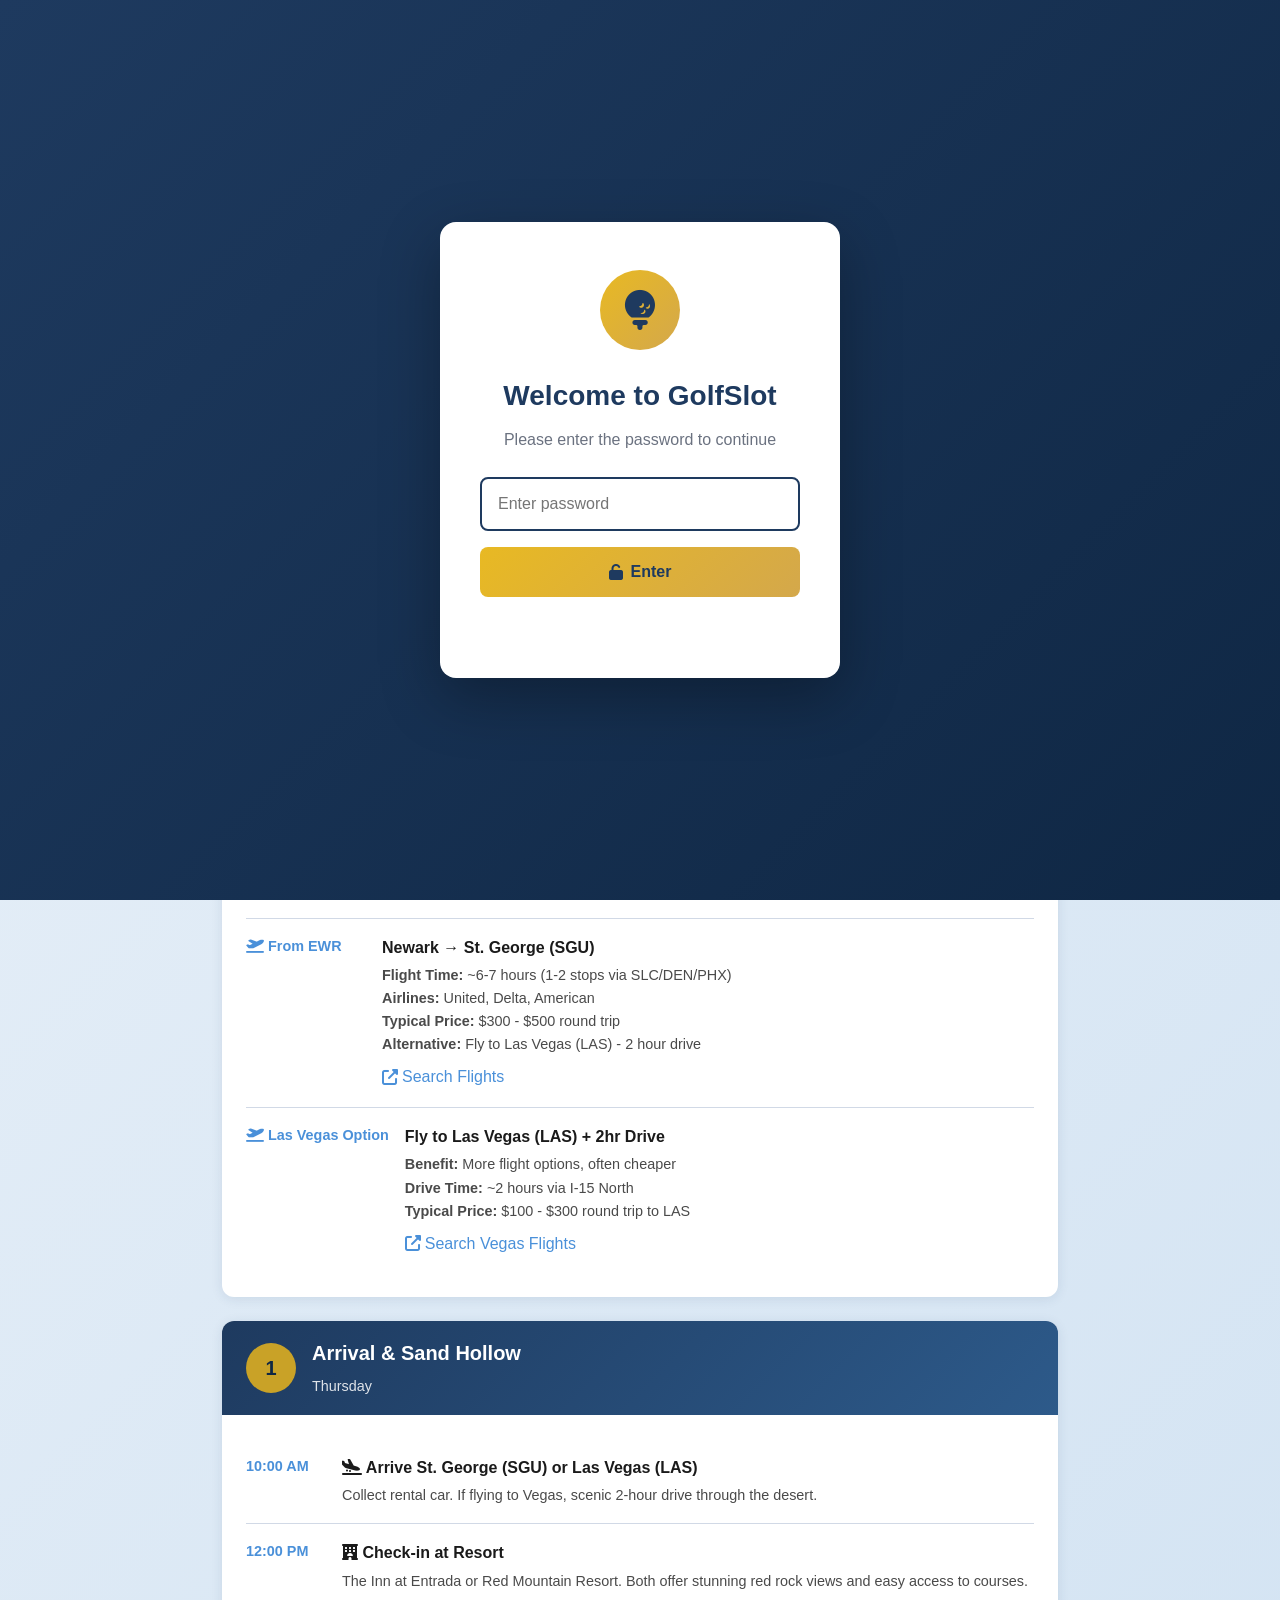
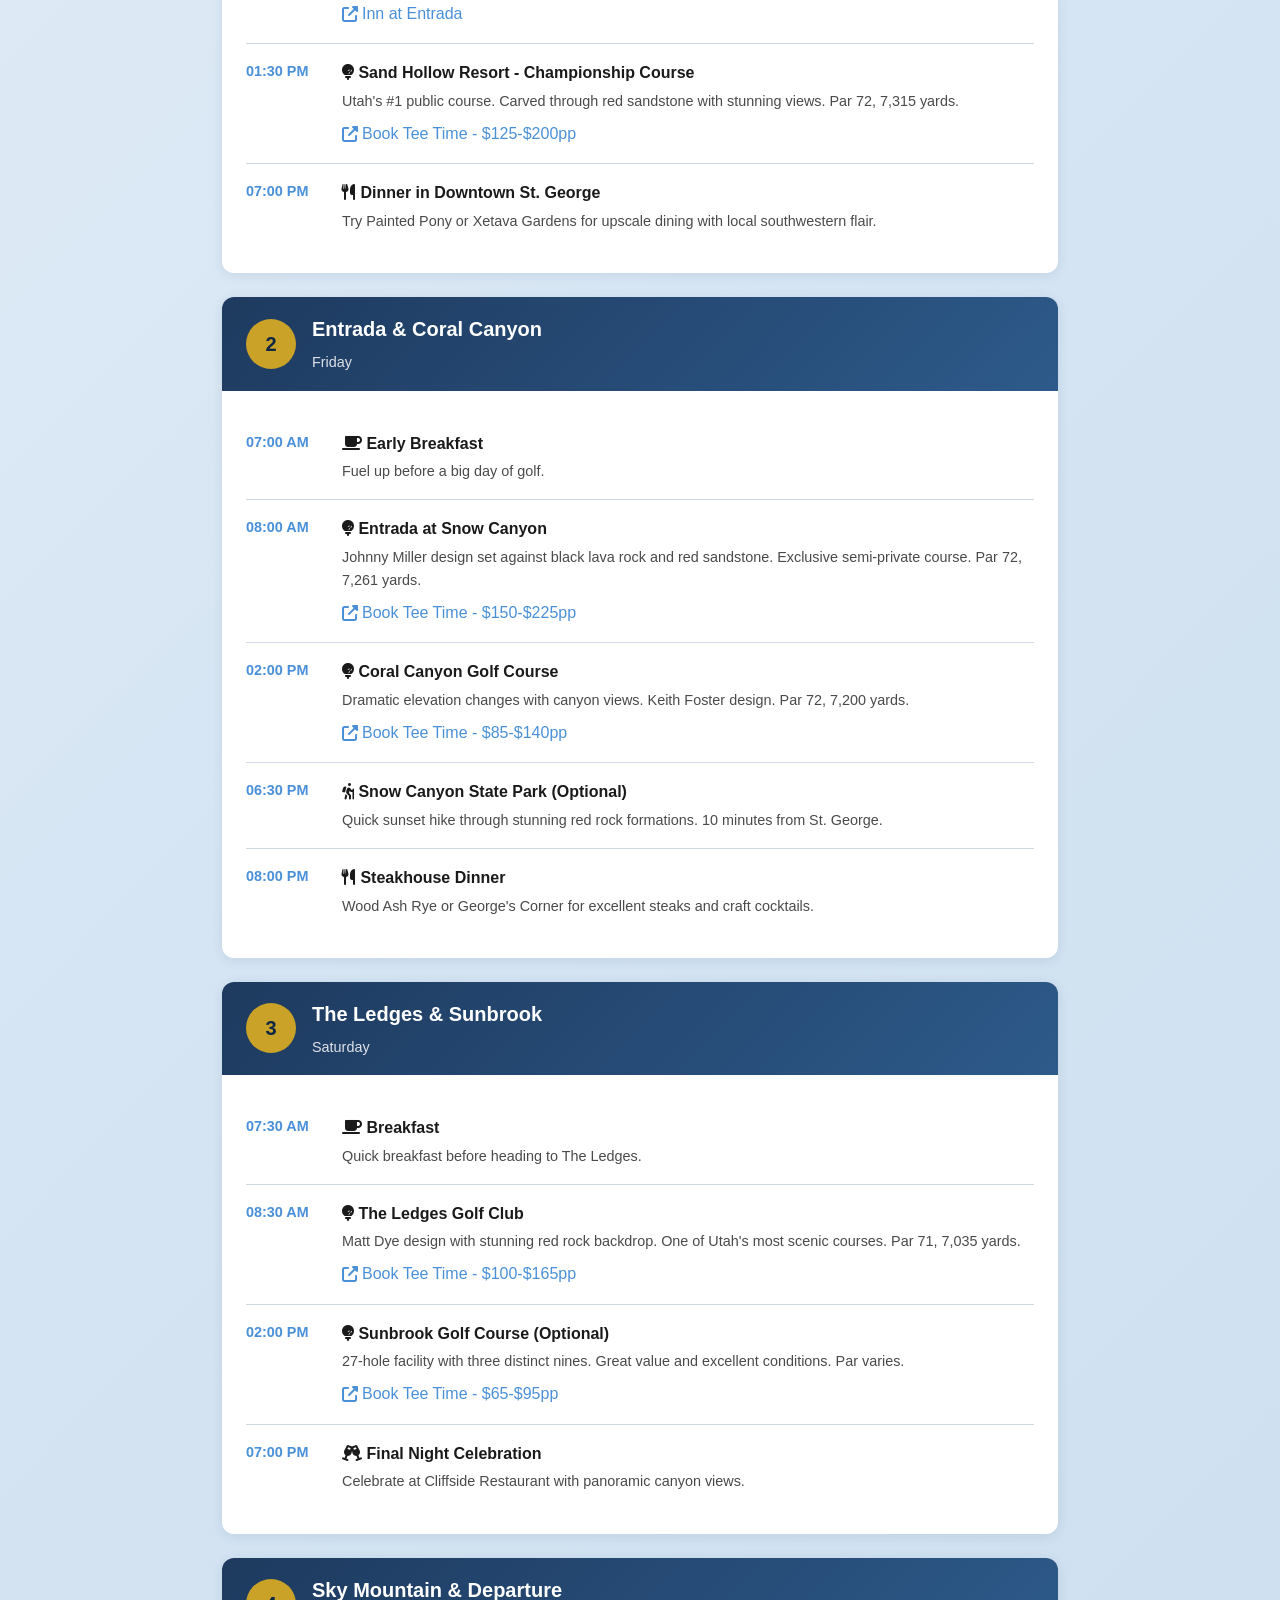
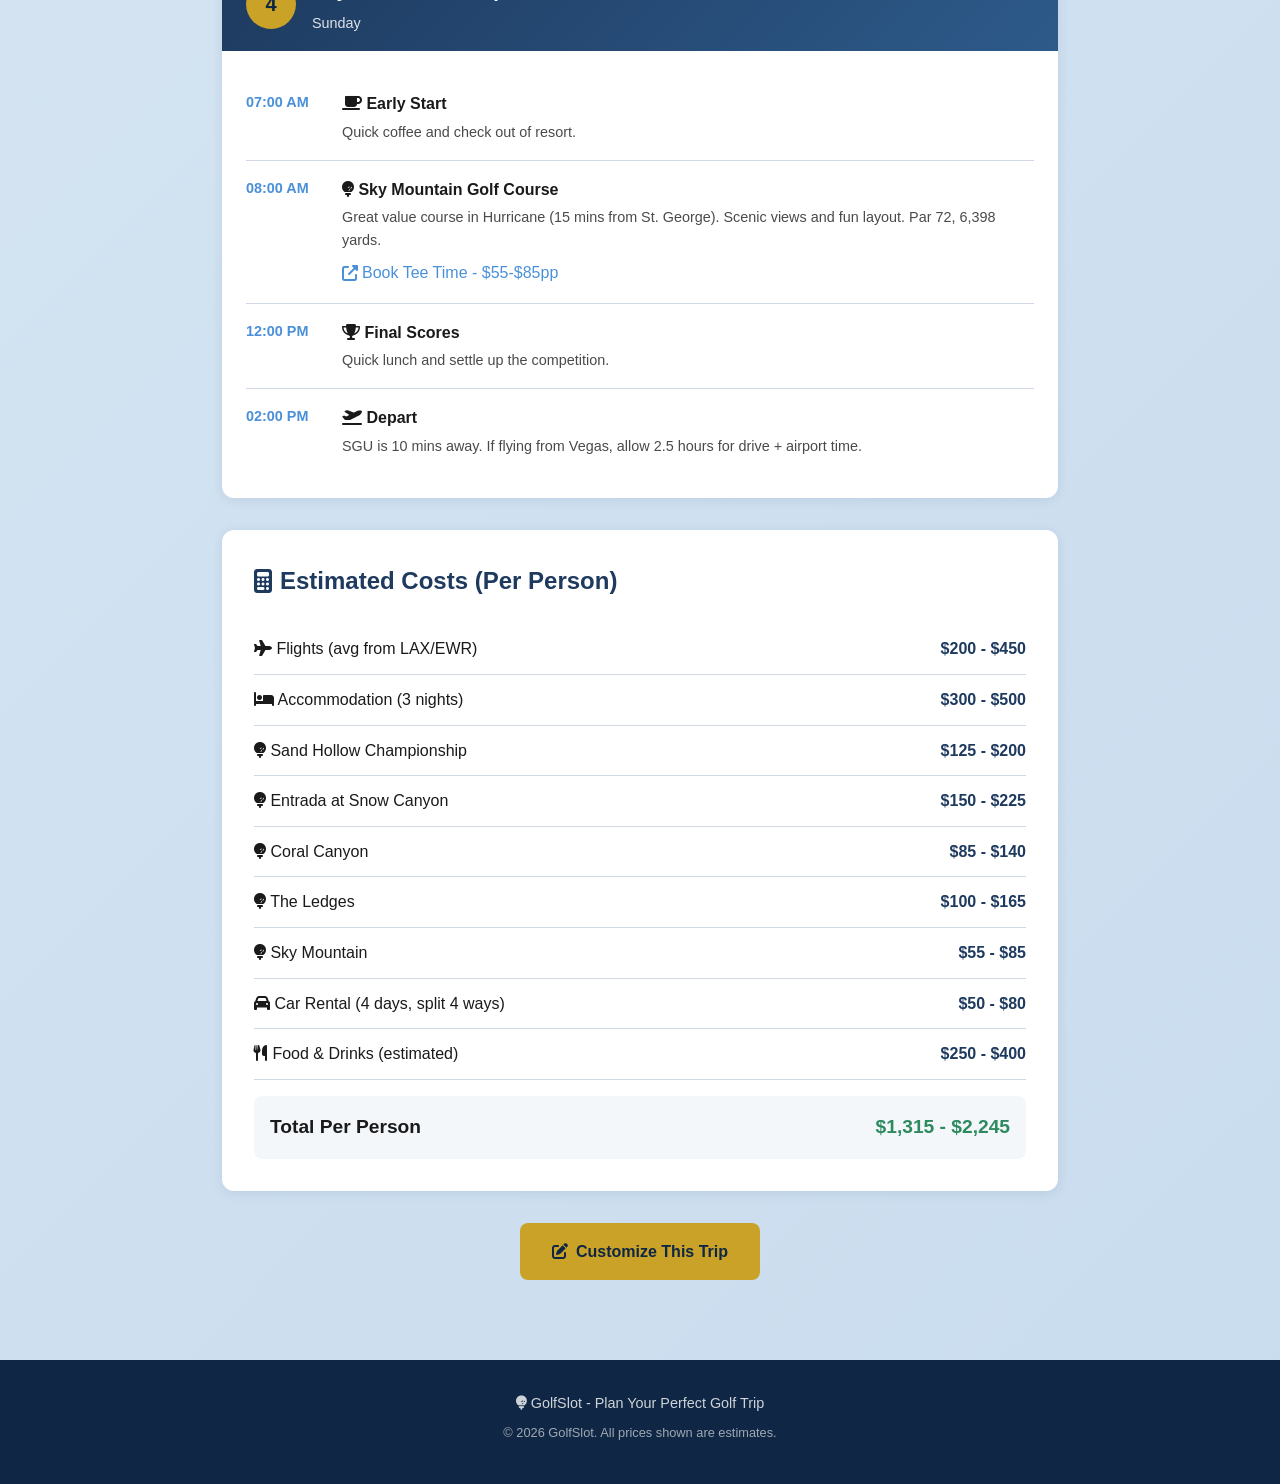
<file: st-george.html>
<!DOCTYPE html>
<html lang="en">
<head>
    <meta charset="UTF-8">
    <meta name="viewport" content="width=device-width, initial-scale=1.0">
    <meta name="description" content="3-night golf trip to St. George, Utah. Red rock desert golf at its finest.">
    <title>St. George Utah Golf Trip | GolfSlot</title>
    <link rel="stylesheet" href="styles.css">
    <link rel="stylesheet" href="https://cdnjs.cloudflare.com/ajax/libs/font-awesome/6.4.0/css/all.min.css">
</head>
<body>
    <!-- Navigation -->
    <nav class="main-nav">
        <div class="nav-container">
            <a href="index.html" class="logo-link">
                <div class="site-logo">
                    <i class="fas fa-golf-ball logo-icon"></i>
                    <div class="logo-text-container">
                        <span class="logo-text">GolfSlot</span>
                        <span class="logo-tagline">Plan Your Perfect Trip</span>
                    </div>
                </div>
            </a>
            
            <button class="mobile-menu-toggle" aria-label="Toggle menu">
                <span></span>
                <span></span>
                <span></span>
            </button>
            
            <ul class="nav-menu">
                <li class="nav-item dropdown">
                    <a href="#" class="nav-link">
                        Destinations <i class="fas fa-chevron-down"></i>
                    </a>
                    <ul class="dropdown-menu">
                        <li><a href="scottsdale.html">Scottsdale, Arizona</a></li>
                        <li><a href="st-george.html">St. George, Utah</a></li>
                        <li><a href="naples.html">Streamsong (via Tampa)</a></li>
                        <li><a href="dallas.html">Dallas/Fort Worth</a></li>
                        <li><a href="orlando.html">Streamsong (via Orlando)</a></li>
                    </ul>
                </li>
                
                <li class="nav-item">
                    <a href="add-trip.html" class="nav-link">Add Trip</a>
                </li>
                
                <li class="nav-item">
                    <a href="my-trips.html" class="nav-link">My Trips</a>
                </li>
            </ul>
        </div>
    </nav>

    <!-- Itinerary Header -->
    <section class="itinerary-header" style="background-image: linear-gradient(135deg, rgba(30, 58, 95, 0.92) 0%, rgba(15, 39, 68, 0.95) 100%), url('https://images.unsplash.com/photo-1469854523086-cc02fe5d8800?w=1600&h=400&fit=crop');">
        <h1><i class="fas fa-mountain"></i> St. George, Utah</h1>
        <p>3 Nights • Red Rock Golf • Desert Paradise</p>
    </section>

    <!-- Itinerary Content -->
    <div class="itinerary-content">
        <!-- Destination Overview -->
        <div class="day-card">
            <div class="day-header" style="background: linear-gradient(135deg, var(--gold-color) 0%, #d4a84b 100%);">
                <div class="day-number" style="background: var(--primary-dark); color: white;"><i class="fas fa-info"></i></div>
                <div class="day-title">
                    <h3>Why St. George?</h3>
                    <span>Utah's Golf Paradise</span>
                </div>
            </div>
            <div class="day-content">
                <p style="font-size: 1.05rem; line-height: 1.7; color: var(--text-medium);">
                    St. George offers stunning red rock desert golf with incredible scenery and excellent value. Located in 
                    southwestern Utah, it enjoys over 300 days of sunshine annually. Less crowded than Scottsdale with equally 
                    dramatic landscapes and championship courses carved through red rock canyons.
                </p>
                <div class="trip-highlights" style="margin-top: 1rem;">
                    <span class="highlight-tag"><i class="fas fa-sun"></i> 65-80°F Average</span>
                    <span class="highlight-tag"><i class="fas fa-mountain"></i> Red Rock Views</span>
                    <span class="highlight-tag"><i class="fas fa-dollar-sign"></i> Great Value</span>
                </div>
            </div>
        </div>

        <!-- Flight Options -->
        <div class="day-card">
            <div class="day-header">
                <div class="day-number"><i class="fas fa-plane"></i></div>
                <div class="day-title">
                    <h3>Flight Options to St. George (SGU)</h3>
                    <span>Regional airport with connecting flights</span>
                </div>
            </div>
            <div class="day-content">
                <div class="activity-item">
                    <div class="activity-time" style="min-width: 120px;"><i class="fas fa-plane-departure"></i> From LAX</div>
                    <div class="activity-details">
                        <h4>Los Angeles → St. George (SGU)</h4>
                        <p><strong>Flight Time:</strong> ~1 hour 30 minutes (direct on some days) or 3-4 hours (via SLC/DEN)<br>
                        <strong>Airlines:</strong> United, Delta, American (connections)<br>
                        <strong>Typical Price:</strong> $200 - $400 round trip<br>
                        <strong>Alternative:</strong> Fly to Las Vegas (LAS) - 2 hour drive</p>
                        <a href="https://www.google.com/travel/flights?q=flights+from+LAX+to+SGU" target="_blank" class="activity-link">
                            <i class="fas fa-external-link-alt"></i> Search Flights
                        </a>
                    </div>
                </div>
                <div class="activity-item">
                    <div class="activity-time" style="min-width: 120px;"><i class="fas fa-plane-departure"></i> From EWR</div>
                    <div class="activity-details">
                        <h4>Newark → St. George (SGU)</h4>
                        <p><strong>Flight Time:</strong> ~6-7 hours (1-2 stops via SLC/DEN/PHX)<br>
                        <strong>Airlines:</strong> United, Delta, American<br>
                        <strong>Typical Price:</strong> $300 - $500 round trip<br>
                        <strong>Alternative:</strong> Fly to Las Vegas (LAS) - 2 hour drive</p>
                        <a href="https://www.google.com/travel/flights?q=flights+from+EWR+to+SGU" target="_blank" class="activity-link">
                            <i class="fas fa-external-link-alt"></i> Search Flights
                        </a>
                    </div>
                </div>
                <div class="activity-item">
                    <div class="activity-time" style="min-width: 120px;"><i class="fas fa-plane-departure"></i> Las Vegas Option</div>
                    <div class="activity-details">
                        <h4>Fly to Las Vegas (LAS) + 2hr Drive</h4>
                        <p><strong>Benefit:</strong> More flight options, often cheaper<br>
                        <strong>Drive Time:</strong> ~2 hours via I-15 North<br>
                        <strong>Typical Price:</strong> $100 - $300 round trip to LAS</p>
                        <a href="https://www.google.com/travel/flights?q=flights+from+LAX+to+LAS" target="_blank" class="activity-link">
                            <i class="fas fa-external-link-alt"></i> Search Vegas Flights
                        </a>
                    </div>
                </div>
            </div>
        </div>

        <!-- Day 1 -->
        <div class="day-card">
            <div class="day-header">
                <div class="day-number">1</div>
                <div class="day-title">
                    <h3>Arrival & Sand Hollow</h3>
                    <span>Thursday</span>
                </div>
            </div>
            <div class="day-content">
                <div class="activity-item">
                    <div class="activity-time">10:00 AM</div>
                    <div class="activity-details">
                        <h4><i class="fas fa-plane-arrival"></i> Arrive St. George (SGU) or Las Vegas (LAS)</h4>
                        <p>Collect rental car. If flying to Vegas, scenic 2-hour drive through the desert.</p>
                    </div>
                </div>
                <div class="activity-item">
                    <div class="activity-time">12:00 PM</div>
                    <div class="activity-details">
                        <h4><i class="fas fa-hotel"></i> Check-in at Resort</h4>
                        <p>The Inn at Entrada or Red Mountain Resort. Both offer stunning red rock views and easy access to courses.</p>
                        <a href="https://www.innatentrada.com/" target="_blank" class="activity-link">
                            <i class="fas fa-external-link-alt"></i> Inn at Entrada
                        </a>
                    </div>
                </div>
                <div class="activity-item">
                    <div class="activity-time">01:30 PM</div>
                    <div class="activity-details">
                        <h4><i class="fas fa-golf-ball"></i> Sand Hollow Resort - Championship Course</h4>
                        <p>Utah's #1 public course. Carved through red sandstone with stunning views. Par 72, 7,315 yards.</p>
                        <a href="https://www.sandhollowresort.com/golf/" target="_blank" class="activity-link">
                            <i class="fas fa-external-link-alt"></i> Book Tee Time - $125-$200pp
                        </a>
                    </div>
                </div>
                <div class="activity-item">
                    <div class="activity-time">07:00 PM</div>
                    <div class="activity-details">
                        <h4><i class="fas fa-utensils"></i> Dinner in Downtown St. George</h4>
                        <p>Try Painted Pony or Xetava Gardens for upscale dining with local southwestern flair.</p>
                    </div>
                </div>
            </div>
        </div>

        <!-- Day 2 -->
        <div class="day-card">
            <div class="day-header">
                <div class="day-number">2</div>
                <div class="day-title">
                    <h3>Entrada & Coral Canyon</h3>
                    <span>Friday</span>
                </div>
            </div>
            <div class="day-content">
                <div class="activity-item">
                    <div class="activity-time">07:00 AM</div>
                    <div class="activity-details">
                        <h4><i class="fas fa-coffee"></i> Early Breakfast</h4>
                        <p>Fuel up before a big day of golf.</p>
                    </div>
                </div>
                <div class="activity-item">
                    <div class="activity-time">08:00 AM</div>
                    <div class="activity-details">
                        <h4><i class="fas fa-golf-ball"></i> Entrada at Snow Canyon</h4>
                        <p>Johnny Miller design set against black lava rock and red sandstone. Exclusive semi-private course. Par 72, 7,261 yards.</p>
                        <a href="https://www.golfentrada.com/" target="_blank" class="activity-link">
                            <i class="fas fa-external-link-alt"></i> Book Tee Time - $150-$225pp
                        </a>
                    </div>
                </div>
                <div class="activity-item">
                    <div class="activity-time">02:00 PM</div>
                    <div class="activity-details">
                        <h4><i class="fas fa-golf-ball"></i> Coral Canyon Golf Course</h4>
                        <p>Dramatic elevation changes with canyon views. Keith Foster design. Par 72, 7,200 yards.</p>
                        <a href="https://www.coralcanyongolf.com/" target="_blank" class="activity-link">
                            <i class="fas fa-external-link-alt"></i> Book Tee Time - $85-$140pp
                        </a>
                    </div>
                </div>
                <div class="activity-item">
                    <div class="activity-time">06:30 PM</div>
                    <div class="activity-details">
                        <h4><i class="fas fa-hiking"></i> Snow Canyon State Park (Optional)</h4>
                        <p>Quick sunset hike through stunning red rock formations. 10 minutes from St. George.</p>
                    </div>
                </div>
                <div class="activity-item">
                    <div class="activity-time">08:00 PM</div>
                    <div class="activity-details">
                        <h4><i class="fas fa-utensils"></i> Steakhouse Dinner</h4>
                        <p>Wood Ash Rye or George's Corner for excellent steaks and craft cocktails.</p>
                    </div>
                </div>
            </div>
        </div>

        <!-- Day 3 -->
        <div class="day-card">
            <div class="day-header">
                <div class="day-number">3</div>
                <div class="day-title">
                    <h3>The Ledges & Sunbrook</h3>
                    <span>Saturday</span>
                </div>
            </div>
            <div class="day-content">
                <div class="activity-item">
                    <div class="activity-time">07:30 AM</div>
                    <div class="activity-details">
                        <h4><i class="fas fa-coffee"></i> Breakfast</h4>
                        <p>Quick breakfast before heading to The Ledges.</p>
                    </div>
                </div>
                <div class="activity-item">
                    <div class="activity-time">08:30 AM</div>
                    <div class="activity-details">
                        <h4><i class="fas fa-golf-ball"></i> The Ledges Golf Club</h4>
                        <p>Matt Dye design with stunning red rock backdrop. One of Utah's most scenic courses. Par 71, 7,035 yards.</p>
                        <a href="https://www.ledges.com/" target="_blank" class="activity-link">
                            <i class="fas fa-external-link-alt"></i> Book Tee Time - $100-$165pp
                        </a>
                    </div>
                </div>
                <div class="activity-item">
                    <div class="activity-time">02:00 PM</div>
                    <div class="activity-details">
                        <h4><i class="fas fa-golf-ball"></i> Sunbrook Golf Course (Optional)</h4>
                        <p>27-hole facility with three distinct nines. Great value and excellent conditions. Par varies.</p>
                        <a href="https://www.sunbrookgolf.com/" target="_blank" class="activity-link">
                            <i class="fas fa-external-link-alt"></i> Book Tee Time - $65-$95pp
                        </a>
                    </div>
                </div>
                <div class="activity-item">
                    <div class="activity-time">07:00 PM</div>
                    <div class="activity-details">
                        <h4><i class="fas fa-glass-cheers"></i> Final Night Celebration</h4>
                        <p>Celebrate at Cliffside Restaurant with panoramic canyon views.</p>
                    </div>
                </div>
            </div>
        </div>

        <!-- Day 4 -->
        <div class="day-card">
            <div class="day-header">
                <div class="day-number">4</div>
                <div class="day-title">
                    <h3>Sky Mountain & Departure</h3>
                    <span>Sunday</span>
                </div>
            </div>
            <div class="day-content">
                <div class="activity-item">
                    <div class="activity-time">07:00 AM</div>
                    <div class="activity-details">
                        <h4><i class="fas fa-coffee"></i> Early Start</h4>
                        <p>Quick coffee and check out of resort.</p>
                    </div>
                </div>
                <div class="activity-item">
                    <div class="activity-time">08:00 AM</div>
                    <div class="activity-details">
                        <h4><i class="fas fa-golf-ball"></i> Sky Mountain Golf Course</h4>
                        <p>Great value course in Hurricane (15 mins from St. George). Scenic views and fun layout. Par 72, 6,398 yards.</p>
                        <a href="https://www.skymountaingolf.com/" target="_blank" class="activity-link">
                            <i class="fas fa-external-link-alt"></i> Book Tee Time - $55-$85pp
                        </a>
                    </div>
                </div>
                <div class="activity-item">
                    <div class="activity-time">12:00 PM</div>
                    <div class="activity-details">
                        <h4><i class="fas fa-trophy"></i> Final Scores</h4>
                        <p>Quick lunch and settle up the competition.</p>
                    </div>
                </div>
                <div class="activity-item">
                    <div class="activity-time">02:00 PM</div>
                    <div class="activity-details">
                        <h4><i class="fas fa-plane-departure"></i> Depart</h4>
                        <p>SGU is 10 mins away. If flying from Vegas, allow 2.5 hours for drive + airport time.</p>
                    </div>
                </div>
            </div>
        </div>

        <!-- Cost Summary -->
        <div class="cost-summary">
            <h2><i class="fas fa-calculator"></i> Estimated Costs (Per Person)</h2>
            
            <div class="cost-item">
                <span><i class="fas fa-plane"></i> Flights (avg from LAX/EWR)</span>
                <span>$200 - $450</span>
            </div>
            <div class="cost-item">
                <span><i class="fas fa-bed"></i> Accommodation (3 nights)</span>
                <span>$300 - $500</span>
            </div>
            <div class="cost-item">
                <span><i class="fas fa-golf-ball"></i> Sand Hollow Championship</span>
                <span>$125 - $200</span>
            </div>
            <div class="cost-item">
                <span><i class="fas fa-golf-ball"></i> Entrada at Snow Canyon</span>
                <span>$150 - $225</span>
            </div>
            <div class="cost-item">
                <span><i class="fas fa-golf-ball"></i> Coral Canyon</span>
                <span>$85 - $140</span>
            </div>
            <div class="cost-item">
                <span><i class="fas fa-golf-ball"></i> The Ledges</span>
                <span>$100 - $165</span>
            </div>
            <div class="cost-item">
                <span><i class="fas fa-golf-ball"></i> Sky Mountain</span>
                <span>$55 - $85</span>
            </div>
            <div class="cost-item">
                <span><i class="fas fa-car"></i> Car Rental (4 days, split 4 ways)</span>
                <span>$50 - $80</span>
            </div>
            <div class="cost-item">
                <span><i class="fas fa-utensils"></i> Food & Drinks (estimated)</span>
                <span>$250 - $400</span>
            </div>
            
            <div class="cost-total">
                <span>Total Per Person</span>
                <span>$1,315 - $2,245</span>
            </div>
        </div>

        <!-- Action Buttons -->
        <div style="text-align: center; margin-top: 2rem;">
            <a href="add-trip.html" class="btn btn-primary">
                <i class="fas fa-edit"></i> Customize This Trip
            </a>
        </div>
    </div>

    <!-- Footer -->
    <footer>
        <div class="footer-content">
            <p><i class="fas fa-golf-ball"></i> GolfSlot - Plan Your Perfect Golf Trip</p>
            <p style="font-size: 0.8rem; opacity: 0.6;">© 2026 GolfSlot. All prices shown are estimates.</p>
        </div>
    </footer>

    <script src="auth.js"></script>
    <script src="navigation.js"></script>
    <script src="ai-chat.js"></script>
</body>
</html>
</file>
<file: styles.css>
* {
    margin: 0;
    padding: 0;
    box-sizing: border-box;
}

:root {
    --primary-color: #1e3a5f;
    --primary-dark: #0f2744;
    --primary-light: #2d5a8a;
    --accent-color: #4a90d9;
    --accent-light: #7ab3eb;
    --success-color: #2d8a5f;
    --success-light: #4dab7f;
    --gold-color: #c9a227;
    --gold-light: #e6c755;
    --danger-color: #dc3545;
    --text-dark: #1a1a1a;
    --text-medium: #4a4a4a;
    --text-light: #6b6b6b;
    --bg-light: #f4f7fa;
    --bg-white: #ffffff;
    --border-color: #d1d9e6;
    --border-dark: #8b9dc3;
}

body {
    font-family: 'Segoe UI', 'SF Pro Display', -apple-system, BlinkMacSystemFont, sans-serif;
    background: linear-gradient(135deg, #e8f0f8 0%, #d4e4f3 50%, #c9dced 100%);
    min-height: 100vh;
    padding: 0;
    color: var(--text-dark);
    line-height: 1.6;
}

/* Navigation Styles */
.main-nav {
    background: linear-gradient(135deg, var(--primary-color) 0%, var(--primary-dark) 100%);
    border-bottom: 3px solid var(--gold-color);
    box-shadow: 0 4px 20px rgba(30, 58, 95, 0.25);
    position: sticky;
    top: 0;
    z-index: 1000;
}

.nav-container {
    max-width: 1200px;
    margin: 0 auto;
    display: flex;
    align-items: center;
    justify-content: space-between;
    padding: 0 2rem;
}

.logo-link {
    text-decoration: none;
}

.site-logo {
    display: flex;
    align-items: center;
    gap: 0.75rem;
    padding: 0.75rem 0;
}

.logo-icon {
    font-size: 2rem;
    color: var(--gold-color);
}

.logo-text-container {
    display: flex;
    flex-direction: column;
    gap: 0.1rem;
}

.logo-text {
    font-size: 1.5rem;
    font-weight: 700;
    color: #ffffff;
    line-height: 1;
    letter-spacing: -0.5px;
}

.logo-tagline {
    font-size: 0.7rem;
    color: var(--accent-light);
    text-transform: uppercase;
    letter-spacing: 1px;
}

/* Mobile Menu Toggle */
.mobile-menu-toggle {
    display: none;
    flex-direction: column;
    gap: 5px;
    background: none;
    border: none;
    cursor: pointer;
    padding: 0.5rem;
    z-index: 1001;
}

.mobile-menu-toggle span {
    display: block;
    width: 28px;
    height: 3px;
    background: white;
    transition: all 0.3s ease;
    border-radius: 2px;
}

.mobile-menu-toggle.active span:nth-child(1) {
    transform: rotate(45deg) translate(5px, 6px);
}

.mobile-menu-toggle.active span:nth-child(2) {
    opacity: 0;
}

.mobile-menu-toggle.active span:nth-child(3) {
    transform: rotate(-45deg) translate(6px, -6px);
}

.nav-menu {
    display: flex;
    list-style: none;
    gap: 0;
    margin: 0;
    padding: 0;
}

.nav-item {
    position: relative;
}

.nav-link {
    display: block;
    padding: 1.5rem 1.25rem;
    color: white;
    text-decoration: none;
    font-weight: 500;
    transition: all 0.2s ease;
    font-size: 0.95rem;
}

.nav-link:hover {
    background: rgba(255, 255, 255, 0.1);
    color: var(--gold-light);
}

.nav-link i {
    font-size: 0.75rem;
    margin-left: 0.25rem;
}

.dropdown-menu {
    position: absolute;
    top: 100%;
    left: 0;
    background: white;
    min-width: 220px;
    box-shadow: 0 8px 24px rgba(0, 0, 0, 0.15);
    list-style: none;
    margin: 0;
    padding: 0.5rem 0;
    opacity: 0;
    visibility: hidden;
    transform: translateY(-10px);
    transition: all 0.2s ease;
    border-radius: 0 0 8px 8px;
}

.dropdown:hover .dropdown-menu {
    opacity: 1;
    visibility: visible;
    transform: translateY(0);
}

.dropdown-menu li {
    margin: 0;
}

.dropdown-menu a {
    display: block;
    padding: 0.75rem 1.25rem;
    color: var(--text-dark);
    text-decoration: none;
    transition: all 0.2s ease;
}

.dropdown-menu a:hover {
    background: var(--bg-light);
    color: var(--primary-color);
    padding-left: 1.5rem;
}

/* Container */
.container {
    max-width: 1200px;
    margin: 0 auto;
    padding: 2rem;
}

/* Hero Section */
.hero {
    background: linear-gradient(135deg, rgba(30, 58, 95, 0.92) 0%, rgba(15, 39, 68, 0.95) 100%),
                url('https://images.unsplash.com/photo-1587174486073-ae5e5cff23aa?w=1600&h=600&fit=crop') center/cover;
    padding: 4rem 2rem;
    text-align: center;
    color: white;
}

.hero h1 {
    font-size: 2.75rem;
    font-weight: 700;
    margin-bottom: 1rem;
    text-shadow: 0 2px 4px rgba(0, 0, 0, 0.3);
}

.hero p {
    font-size: 1.2rem;
    opacity: 0.95;
    max-width: 600px;
    margin: 0 auto 2rem;
}

.hero-cta {
    display: inline-flex;
    gap: 1rem;
    flex-wrap: wrap;
    justify-content: center;
}

.btn {
    display: inline-flex;
    align-items: center;
    gap: 0.5rem;
    padding: 1rem 2rem;
    font-size: 1rem;
    font-weight: 600;
    border-radius: 8px;
    text-decoration: none;
    transition: all 0.3s ease;
    cursor: pointer;
    border: none;
}

.btn-primary {
    background: var(--gold-color);
    color: var(--primary-dark);
}

.btn-primary:hover {
    background: var(--gold-light);
    transform: translateY(-2px);
    box-shadow: 0 4px 12px rgba(201, 162, 39, 0.4);
}

.btn-secondary {
    background: transparent;
    color: white;
    border: 2px solid white;
}

.btn-secondary:hover {
    background: white;
    color: var(--primary-dark);
}

/* Section Styles */
.section {
    padding: 3rem 0;
}

.section-title {
    color: var(--primary-color);
    font-size: 1.75rem;
    margin-bottom: 2rem;
    display: flex;
    align-items: center;
    gap: 0.75rem;
    justify-content: center;
}

.section-title i {
    color: var(--gold-color);
}

/* Trip Cards Grid */
.trips-grid {
    display: grid;
    grid-template-columns: repeat(auto-fit, minmax(340px, 1fr));
    gap: 2rem;
    margin-top: 2rem;
}

.trip-card {
    background: white;
    border-radius: 16px;
    overflow: hidden;
    box-shadow: 0 4px 20px rgba(30, 58, 95, 0.12);
    transition: all 0.3s ease;
    text-decoration: none;
    color: inherit;
    display: block;
}

.trip-card:hover {
    transform: translateY(-8px);
    box-shadow: 0 12px 40px rgba(30, 58, 95, 0.2);
}

.trip-card-image {
    height: 200px;
    background: linear-gradient(135deg, var(--primary-color) 0%, var(--primary-light) 100%);
    display: flex;
    align-items: center;
    justify-content: center;
    position: relative;
    overflow: hidden;
}

.trip-card-image img {
    width: 100%;
    height: 100%;
    object-fit: cover;
}

.trip-card-badge {
    position: absolute;
    top: 1rem;
    right: 1rem;
    background: var(--gold-color);
    color: var(--primary-dark);
    padding: 0.5rem 1rem;
    border-radius: 20px;
    font-weight: 600;
    font-size: 0.85rem;
}

.trip-card-content {
    padding: 1.5rem;
}

.trip-card-content h3 {
    font-size: 1.35rem;
    color: var(--primary-color);
    margin-bottom: 0.75rem;
}

.trip-card-content p {
    color: var(--text-medium);
    margin-bottom: 1rem;
    line-height: 1.6;
}

.trip-highlights {
    display: flex;
    flex-wrap: wrap;
    gap: 0.5rem;
    margin-bottom: 1rem;
}

.highlight-tag {
    background: var(--bg-light);
    color: var(--primary-color);
    padding: 0.35rem 0.75rem;
    border-radius: 20px;
    font-size: 0.8rem;
    font-weight: 500;
}

.trip-card-footer {
    display: flex;
    justify-content: space-between;
    align-items: center;
    padding-top: 1rem;
    border-top: 1px solid var(--border-color);
}

.view-itinerary {
    color: var(--accent-color);
    font-weight: 600;
    display: flex;
    align-items: center;
    gap: 0.5rem;
}

/* Itinerary Page Styles */
.itinerary-header {
    background: linear-gradient(135deg, rgba(30, 58, 95, 0.95) 0%, rgba(15, 39, 68, 0.98) 100%),
                url('https://images.unsplash.com/photo-1535131749006-b7f58c99034b?w=1600&h=400&fit=crop') center/cover;
    padding: 3rem 2rem;
    text-align: center;
    color: white;
}

.itinerary-header h1 {
    font-size: 2.25rem;
    margin-bottom: 0.5rem;
}

.itinerary-header p {
    opacity: 0.9;
    font-size: 1.1rem;
}

.itinerary-content {
    max-width: 900px;
    margin: 0 auto;
    padding: 2rem;
}

.day-card {
    background: white;
    border-radius: 12px;
    margin-bottom: 1.5rem;
    overflow: hidden;
    box-shadow: 0 2px 12px rgba(30, 58, 95, 0.1);
}

.day-header {
    background: linear-gradient(135deg, var(--primary-color) 0%, var(--primary-light) 100%);
    color: white;
    padding: 1rem 1.5rem;
    display: flex;
    align-items: center;
    gap: 1rem;
}

.day-number {
    background: var(--gold-color);
    color: var(--primary-dark);
    width: 50px;
    height: 50px;
    border-radius: 50%;
    display: flex;
    align-items: center;
    justify-content: center;
    font-weight: 700;
    font-size: 1.25rem;
}

.day-title h3 {
    font-size: 1.25rem;
    margin-bottom: 0.25rem;
}

.day-title span {
    opacity: 0.85;
    font-size: 0.9rem;
}

.day-content {
    padding: 1.5rem;
}

.activity-item {
    display: flex;
    gap: 1rem;
    padding: 1rem 0;
    border-bottom: 1px solid var(--border-color);
}

.activity-item:last-child {
    border-bottom: none;
}

.activity-time {
    min-width: 80px;
    color: var(--accent-color);
    font-weight: 600;
    font-size: 0.9rem;
}

.activity-details h4 {
    color: var(--text-dark);
    margin-bottom: 0.25rem;
}

.activity-details p {
    color: var(--text-medium);
    font-size: 0.9rem;
}

.activity-link {
    color: var(--accent-color);
    text-decoration: none;
    font-weight: 500;
    display: inline-flex;
    align-items: center;
    gap: 0.25rem;
    margin-top: 0.5rem;
}

.activity-link:hover {
    text-decoration: underline;
}

/* Cost Summary */
.cost-summary {
    background: white;
    border-radius: 12px;
    padding: 2rem;
    margin-top: 2rem;
    box-shadow: 0 2px 12px rgba(30, 58, 95, 0.1);
}

.cost-summary h2 {
    color: var(--primary-color);
    margin-bottom: 1.5rem;
    display: flex;
    align-items: center;
    gap: 0.5rem;
}

.cost-item {
    display: flex;
    justify-content: space-between;
    padding: 0.75rem 0;
    border-bottom: 1px solid var(--border-color);
}

.cost-item:last-child {
    border-bottom: none;
}

.cost-item span:first-child {
    color: var(--text-dark);
}

.cost-item span:last-child {
    font-weight: 600;
    color: var(--primary-color);
}

.cost-total {
    background: var(--bg-light);
    margin-top: 1rem;
    padding: 1rem;
    border-radius: 8px;
    display: flex;
    justify-content: space-between;
    font-size: 1.2rem;
    font-weight: 700;
}

.cost-total span:last-child {
    color: var(--success-color);
}

/* Form Styles */
.form-container {
    max-width: 800px;
    margin: 0 auto;
    background: white;
    border-radius: 16px;
    padding: 2.5rem;
    box-shadow: 0 4px 24px rgba(30, 58, 95, 0.12);
}

.form-section {
    margin-bottom: 2rem;
    padding-bottom: 2rem;
    border-bottom: 1px solid var(--border-color);
}

.form-section:last-of-type {
    border-bottom: none;
    margin-bottom: 0;
}

.form-section-title {
    color: var(--primary-color);
    font-size: 1.25rem;
    margin-bottom: 1.5rem;
    display: flex;
    align-items: center;
    gap: 0.5rem;
}

.form-section-title i {
    color: var(--gold-color);
}

.form-group {
    margin-bottom: 1.25rem;
}

.form-group label {
    display: block;
    font-weight: 600;
    color: var(--text-dark);
    margin-bottom: 0.5rem;
    font-size: 0.95rem;
}

.form-group label .required {
    color: var(--danger-color);
}

.form-input,
.form-select,
.form-textarea {
    width: 100%;
    padding: 0.875rem 1rem;
    font-size: 1rem;
    border: 2px solid var(--border-color);
    border-radius: 8px;
    font-family: inherit;
    background: var(--bg-white);
    transition: border-color 0.2s, box-shadow 0.2s;
}

.form-input:focus,
.form-select:focus,
.form-textarea:focus {
    outline: none;
    border-color: var(--accent-color);
    box-shadow: 0 0 0 3px rgba(74, 144, 217, 0.15);
}

.form-textarea {
    min-height: 100px;
    resize: vertical;
}

.form-row {
    display: grid;
    grid-template-columns: repeat(2, 1fr);
    gap: 1rem;
}

/* Golf Course Entry */
.course-entry {
    background: var(--bg-light);
    border-radius: 12px;
    padding: 1.5rem;
    margin-bottom: 1rem;
    border: 2px dashed var(--border-color);
}

.course-entry-header {
    display: flex;
    justify-content: space-between;
    align-items: center;
    margin-bottom: 1rem;
}

.course-entry-title {
    font-weight: 600;
    color: var(--primary-color);
    display: flex;
    align-items: center;
    gap: 0.5rem;
}

.remove-course-btn {
    background: none;
    border: none;
    color: var(--danger-color);
    cursor: pointer;
    font-size: 1.25rem;
    padding: 0.25rem;
    opacity: 0.7;
    transition: opacity 0.2s;
}

.remove-course-btn:hover {
    opacity: 1;
}

.add-course-btn {
    display: flex;
    align-items: center;
    justify-content: center;
    gap: 0.5rem;
    width: 100%;
    padding: 1rem;
    background: transparent;
    border: 2px dashed var(--accent-color);
    border-radius: 12px;
    color: var(--accent-color);
    font-weight: 600;
    cursor: pointer;
    transition: all 0.2s;
    font-size: 1rem;
}

.add-course-btn:hover {
    background: rgba(74, 144, 217, 0.1);
    border-style: solid;
}

/* Trip Type Selection */
.trip-type-options {
    display: grid;
    grid-template-columns: repeat(2, 1fr);
    gap: 1rem;
}

.trip-type-option {
    position: relative;
}

.trip-type-option input {
    position: absolute;
    opacity: 0;
    width: 100%;
    height: 100%;
    cursor: pointer;
}

.trip-type-label {
    display: flex;
    flex-direction: column;
    align-items: center;
    padding: 1.5rem;
    background: var(--bg-light);
    border: 2px solid var(--border-color);
    border-radius: 12px;
    cursor: pointer;
    transition: all 0.2s;
}

.trip-type-option input:checked + .trip-type-label {
    border-color: var(--accent-color);
    background: rgba(74, 144, 217, 0.1);
}

.trip-type-label i {
    font-size: 2rem;
    color: var(--primary-color);
    margin-bottom: 0.5rem;
}

.trip-type-label span {
    font-weight: 600;
    color: var(--text-dark);
}

/* Saved Trips Section */
.saved-trips {
    margin-top: 3rem;
}

.no-trips-message {
    text-align: center;
    padding: 3rem;
    background: white;
    border-radius: 12px;
    color: var(--text-medium);
}

.no-trips-message i {
    font-size: 3rem;
    color: var(--border-color);
    margin-bottom: 1rem;
    display: block;
}

/* Footer */
footer {
    background: var(--primary-dark);
    color: white;
    padding: 2rem;
    text-align: center;
    margin-top: 3rem;
}

.footer-content {
    max-width: 800px;
    margin: 0 auto;
}

.footer-content p {
    opacity: 0.8;
    font-size: 0.9rem;
    margin-bottom: 0.5rem;
}

/* Responsive Design */
@media (max-width: 768px) {
    /* Mobile Navigation */
    .mobile-menu-toggle {
        display: flex;
    }
    
    .nav-container {
        padding: 0 1rem;
    }
    
    .logo-text {
        font-size: 1.25rem;
    }
    
    .logo-tagline {
        display: none;
    }
    
    .nav-menu {
        position: fixed;
        top: 70px;
        left: 0;
        right: 0;
        background: white;
        flex-direction: column;
        padding: 0;
        max-height: 0;
        overflow: hidden;
        transition: max-height 0.3s ease;
        box-shadow: 0 4px 12px rgba(0, 0, 0, 0.15);
    }
    
    .nav-menu .nav-link {
        color: var(--text-dark);
    }
    
    .nav-menu .nav-link:hover {
        background: var(--bg-light);
        color: var(--primary-color);
    }
    
    .nav-menu.active {
        max-height: calc(100vh - 70px);
        overflow-y: auto;
    }
    
    .nav-item {
        border-bottom: 1px solid #f0f0f0;
    }
    
    .nav-link {
        padding: 1rem 1.5rem;
        display: flex;
        justify-content: space-between;
        align-items: center;
    }
    
    .dropdown-menu {
        position: static;
        opacity: 1;
        visibility: visible;
        transform: none;
        box-shadow: none;
        max-height: 0;
        overflow: hidden;
        transition: max-height 0.3s ease;
        background: #f8f9fa;
        border-radius: 0;
    }
    
    .dropdown.active .dropdown-menu {
        max-height: 500px;
    }
    
    .dropdown-menu li {
        border-bottom: 1px solid #e0e0e0;
    }
    
    .dropdown-menu li:last-child {
        border-bottom: none;
    }
    
    .dropdown-menu a {
        padding: 0.875rem 2rem;
    }

    /* Hero Mobile */
    .hero {
        padding: 2.5rem 1.5rem;
    }
    
    .hero h1 {
        font-size: 1.75rem;
    }
    
    .hero p {
        font-size: 1rem;
    }
    
    .hero-cta {
        flex-direction: column;
        gap: 0.75rem;
    }
    
    .btn {
        width: 100%;
        justify-content: center;
    }

    /* Content Mobile */
    .container {
        padding: 1rem;
    }
    
    .section-title {
        font-size: 1.35rem;
    }
    
    .trips-grid {
        grid-template-columns: 1fr;
        gap: 1.5rem;
    }
    
    .trip-card-image {
        height: 180px;
    }
    
    /* Form Mobile */
    .form-container {
        padding: 1.5rem;
        border-radius: 12px;
    }
    
    .form-row {
        grid-template-columns: 1fr;
    }
    
    .trip-type-options {
        grid-template-columns: 1fr;
    }
    
    .course-entry {
        padding: 1rem;
    }
    
    /* Itinerary Mobile */
    .itinerary-header {
        padding: 2rem 1rem;
    }
    
    .itinerary-header h1 {
        font-size: 1.5rem;
    }
    
    .itinerary-content {
        padding: 1rem;
    }
    
    .day-header {
        padding: 1rem;
    }
    
    .day-number {
        width: 40px;
        height: 40px;
        font-size: 1rem;
    }
    
    .day-title h3 {
        font-size: 1.1rem;
    }
    
    .activity-item {
        flex-direction: column;
        gap: 0.5rem;
    }
    
    .activity-time {
        min-width: auto;
    }
    
    .cost-summary {
        padding: 1.5rem;
    }
}

/* Print Styles */
@media print {
    .main-nav,
    .hero-cta,
    footer {
        display: none;
    }
    
    body {
        background: white;
    }
    
    .trip-card,
    .day-card,
    .cost-summary {
        box-shadow: none;
        border: 1px solid #ddd;
    }
}
</file>
